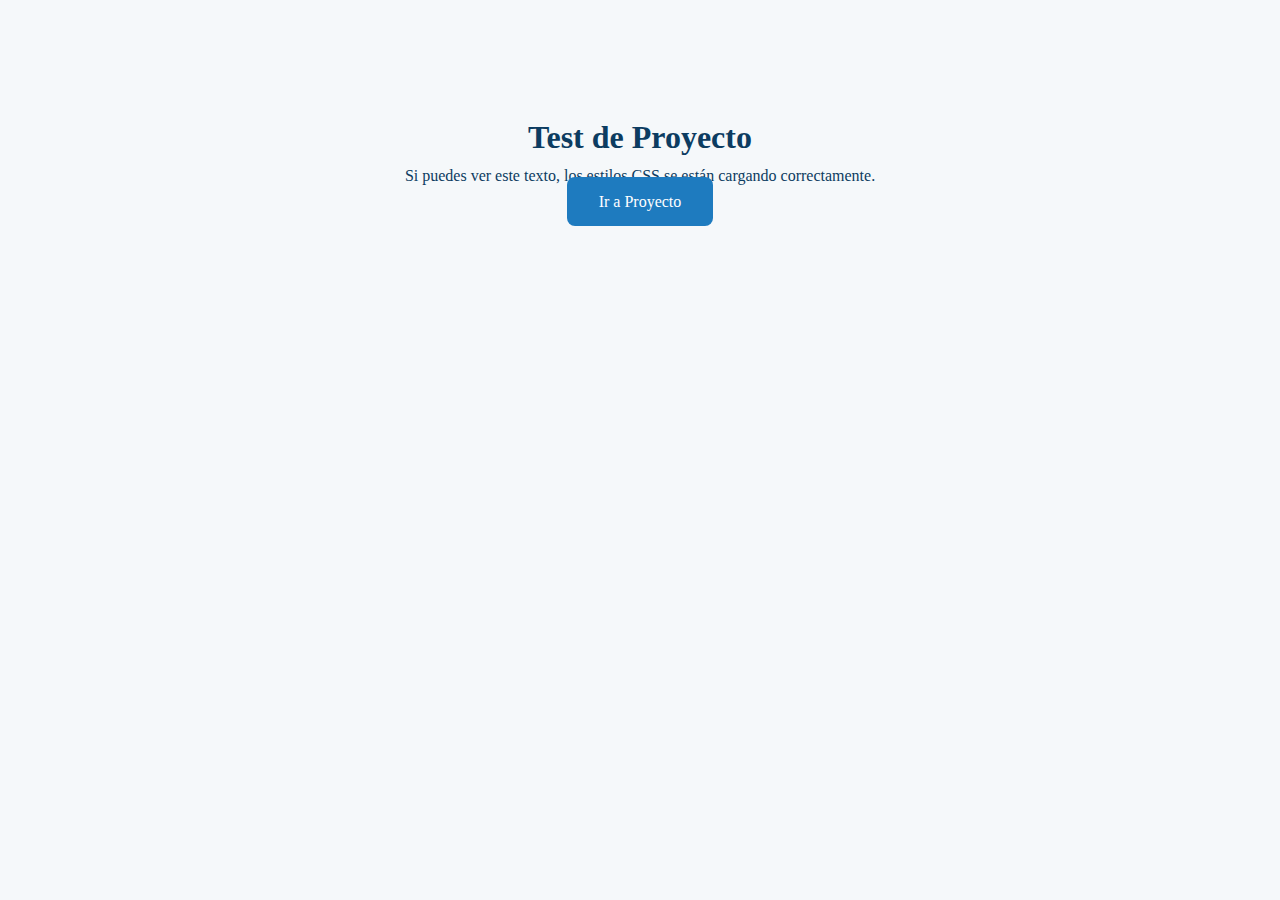
<file: test-proyecto.html>
<!DOCTYPE html>
<html lang="es">
<head>
    <meta charset="UTF-8">
    <meta name="viewport" content="width=device-width, initial-scale=1.0">
    <title>Test Proyecto</title>
    <link rel="stylesheet" href="css/styles.css">
    <link rel="stylesheet" href="https://cdnjs.cloudflare.com/ajax/libs/font-awesome/6.4.0/css/all.min.css">
</head>
<body>
    <div style="padding: 2em; text-align: center;">
        <h1>Test de Proyecto</h1>
        <p>Si puedes ver este texto, los estilos CSS se están cargando correctamente.</p>
        <a href="html/proyecto.html" style="background: #1e7bbf; color: white; padding: 1em 2em; text-decoration: none; border-radius: 8px;">
            Ir a Proyecto
        </a>
    </div>
</body>
</html>
</file>
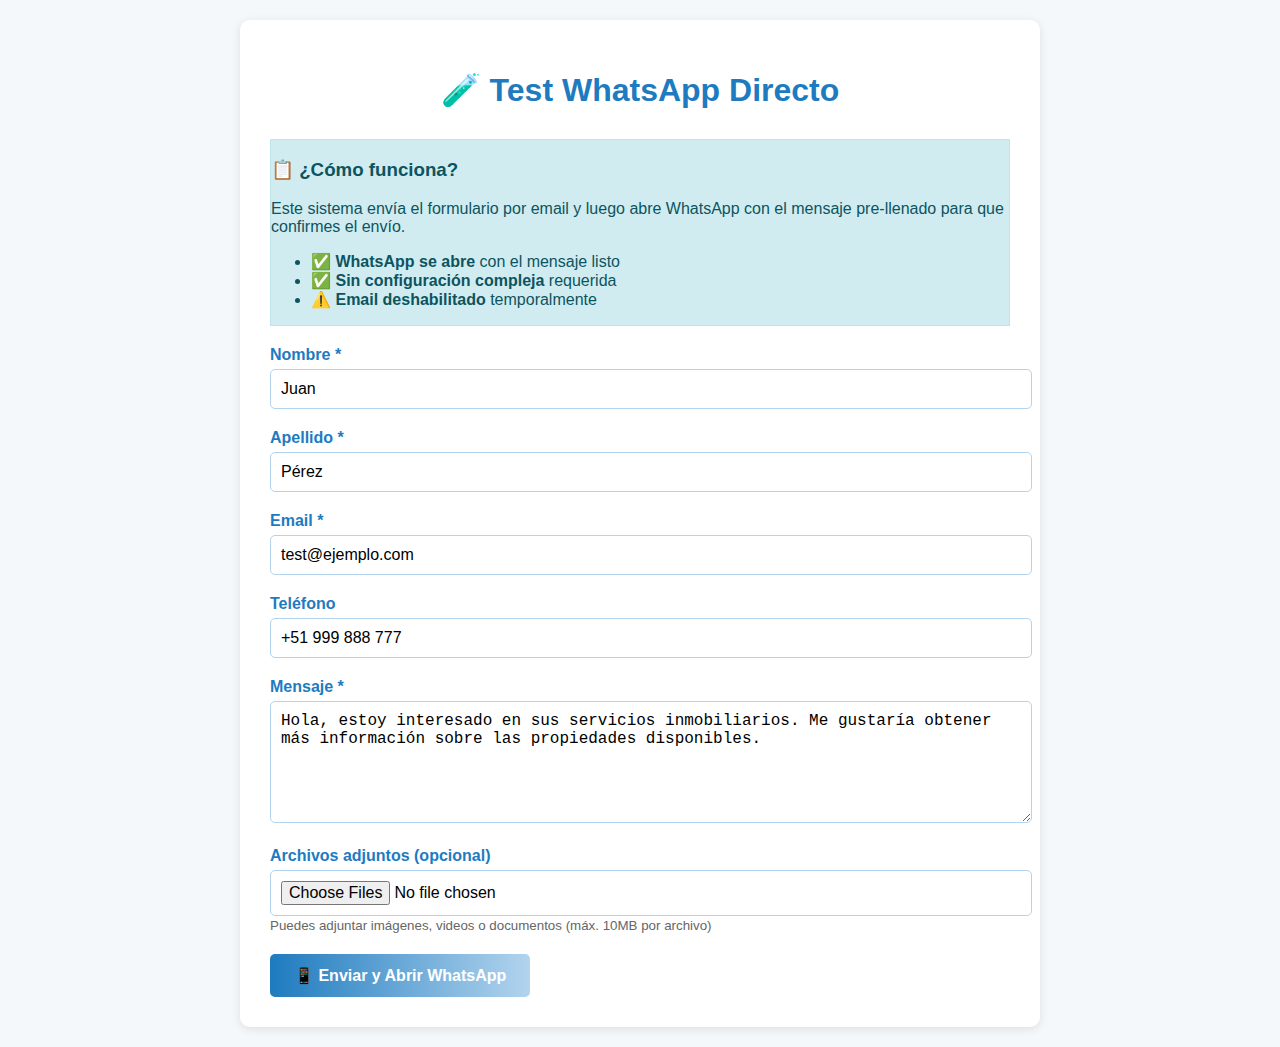
<file: test-whatsapp-directo.html>
<!DOCTYPE html>
<html lang="es">
<head>
    <meta charset="UTF-8">
    <meta name="viewport" content="width=device-width, initial-scale=1.0">
    <title>Test WhatsApp Directo - Sipán Inmobiliaria</title>
    <style>
        body {
            font-family: Arial, sans-serif;
            max-width: 800px;
            margin: 0 auto;
            padding: 20px;
            background: #f5f8fa;
        }
        .container {
            background: white;
            padding: 30px;
            border-radius: 10px;
            box-shadow: 0 2px 10px rgba(0,0,0,0.1);
        }
        h1 {
            color: #1e7bbf;
            text-align: center;
            margin-bottom: 30px;
        }
        .form-group {
            margin-bottom: 20px;
        }
        label {
            display: block;
            margin-bottom: 5px;
            color: #1e7bbf;
            font-weight: bold;
        }
        input, textarea {
            width: 100%;
            padding: 10px;
            border: 1px solid #b2d4ee;
            border-radius: 5px;
            font-size: 16px;
        }
        textarea {
            height: 100px;
            resize: vertical;
        }
        button {
            background: linear-gradient(90deg, #1e7bbf 0%, #b2d4ee 100%);
            color: white;
            padding: 12px 24px;
            border: none;
            border-radius: 5px;
            cursor: pointer;
            font-size: 16px;
            font-weight: bold;
        }
        button:hover {
            background: linear-gradient(90deg, #b2d4ee 0%, #1e7bbf 100%);
        }
        .result {
            margin-top: 20px;
            padding: 15px;
            border-radius: 5px;
            display: none;
        }
        .success {
            background: #d4edda;
            border: 1px solid #c3e6cb;
            color: #155724;
        }
        .error {
            background: #f8d7da;
            border: 1px solid #f5c6cb;
            color: #721c24;
        }
        .info {
            background: #d1ecf1;
            border: 1px solid #bee5eb;
            color: #0c5460;
            margin-bottom: 20px;
        }
    </style>
</head>
<body>
    <div class="container">
        <h1>🧪 Test WhatsApp Directo</h1>
        
        <div class="info">
            <h3>📋 ¿Cómo funciona?</h3>
            <p>Este sistema envía el formulario por email y luego abre WhatsApp con el mensaje pre-llenado para que confirmes el envío.</p>
            <ul>
                <li>✅ <strong>WhatsApp se abre</strong> con el mensaje listo</li>
                <li>✅ <strong>Sin configuración compleja</strong> requerida</li>
                <li>⚠️ <strong>Email deshabilitado</strong> temporalmente</li>
            </ul>
        </div>
        
        <form id="testForm">
            <div class="form-group">
                <label for="nombre">Nombre *</label>
                <input type="text" id="nombre" name="nombre" required value="Juan">
            </div>
            
            <div class="form-group">
                <label for="apellido">Apellido *</label>
                <input type="text" id="apellido" name="apellido" required value="Pérez">
            </div>
            
            <div class="form-group">
                <label for="email">Email *</label>
                <input type="email" id="email" name="email" required value="test@ejemplo.com">
            </div>
            
            <div class="form-group">
                <label for="telefono">Teléfono</label>
                <input type="text" id="telefono" name="telefono" value="+51 999 888 777">
            </div>
            
                         <div class="form-group">
                 <label for="mensaje">Mensaje *</label>
                 <textarea id="mensaje" name="mensaje" required>Hola, estoy interesado en sus servicios inmobiliarios. Me gustaría obtener más información sobre las propiedades disponibles.</textarea>
             </div>
             
             <div class="form-group">
                 <label for="adjuntos">Archivos adjuntos (opcional)</label>
                 <input type="file" id="adjuntos" name="adjuntos[]" multiple accept="image/*,video/*,.pdf,.doc,.docx,.xls,.xlsx,.ppt,.pptx,.txt">
                 <small style="color:#666;">Puedes adjuntar imágenes, videos o documentos (máx. 10MB por archivo)</small>
             </div>
            
            <button type="submit">📱 Enviar y Abrir WhatsApp</button>
        </form>
        
        <div id="result" class="result"></div>
    </div>

    <script>
        document.getElementById('testForm').addEventListener('submit', function(e) {
            e.preventDefault();
            
            const form = this;
            const result = document.getElementById('result');
            const submitBtn = form.querySelector('button[type="submit"]');
            const originalText = submitBtn.innerHTML;
            
            // Mostrar loading
            submitBtn.innerHTML = '<i class="fas fa-spinner fa-spin"></i> Enviando...';
            submitBtn.disabled = true;
            
            // Recoger datos del formulario
            const formData = new FormData();
            formData.append('nombre', form.querySelector('#nombre').value);
            formData.append('apellido', form.querySelector('#apellido').value);
                         formData.append('email', form.querySelector('#email').value);
             formData.append('telefono', form.querySelector('#telefono').value);
             formData.append('mensaje', form.querySelector('#mensaje').value);
             
             // Agregar archivos adjuntos si existen
             const archivosInput = form.querySelector('#adjuntos');
             if (archivosInput && archivosInput.files.length > 0) {
                 for (let i = 0; i < archivosInput.files.length; i++) {
                     formData.append('adjuntos[]', archivosInput.files[i]);
                 }
             }
            
            // Enviar datos
            fetch('php/contacto-whatsapp-directo.php', {
                method: 'POST',
                body: formData
            })
            .then(response => response.json())
            .then(data => {
                if(data.success) {
                    result.innerHTML = `
                        <h3>✅ ¡Éxito!</h3>
                        <p><strong>Mensaje:</strong> ${data.message}</p>
                                                 <p><strong>Método:</strong> ${data.method}</p>
                         <p><strong>Email:</strong> Deshabilitado temporalmente</p>
                         <p><strong>Archivos adjuntos:</strong> ${data.archivos_count || 0} archivo(s)</p>
                         <p><strong>URL de WhatsApp:</strong> <a href="${data.whatsapp_url}" target="_blank">Abrir WhatsApp</a></p>
                         <p><em>WhatsApp se abrirá automáticamente en 2 segundos...</em></p>
                    `;
                    result.className = 'result success';
                    result.style.display = 'block';
                    
                    // Abrir WhatsApp después de 2 segundos
                    if(data.whatsapp_url) {
                        setTimeout(() => {
                            window.open(data.whatsapp_url, '_blank');
                        }, 2000);
                    }
                } else {
                    result.innerHTML = `
                        <h3>❌ Error</h3>
                        <p><strong>Mensaje:</strong> ${data.message}</p>
                    `;
                    result.className = 'result error';
                    result.style.display = 'block';
                }
            })
            .catch(error => {
                result.innerHTML = `
                    <h3>❌ Error de Conexión</h3>
                    <p><strong>Error:</strong> ${error.message}</p>
                    <p>Asegúrate de que el servidor esté funcionando correctamente.</p>
                `;
                result.className = 'result error';
                result.style.display = 'block';
            })
            .finally(() => {
                // Restaurar botón
                submitBtn.innerHTML = originalText;
                submitBtn.disabled = false;
            });
        });
    </script>
</body>
</html>
</file>
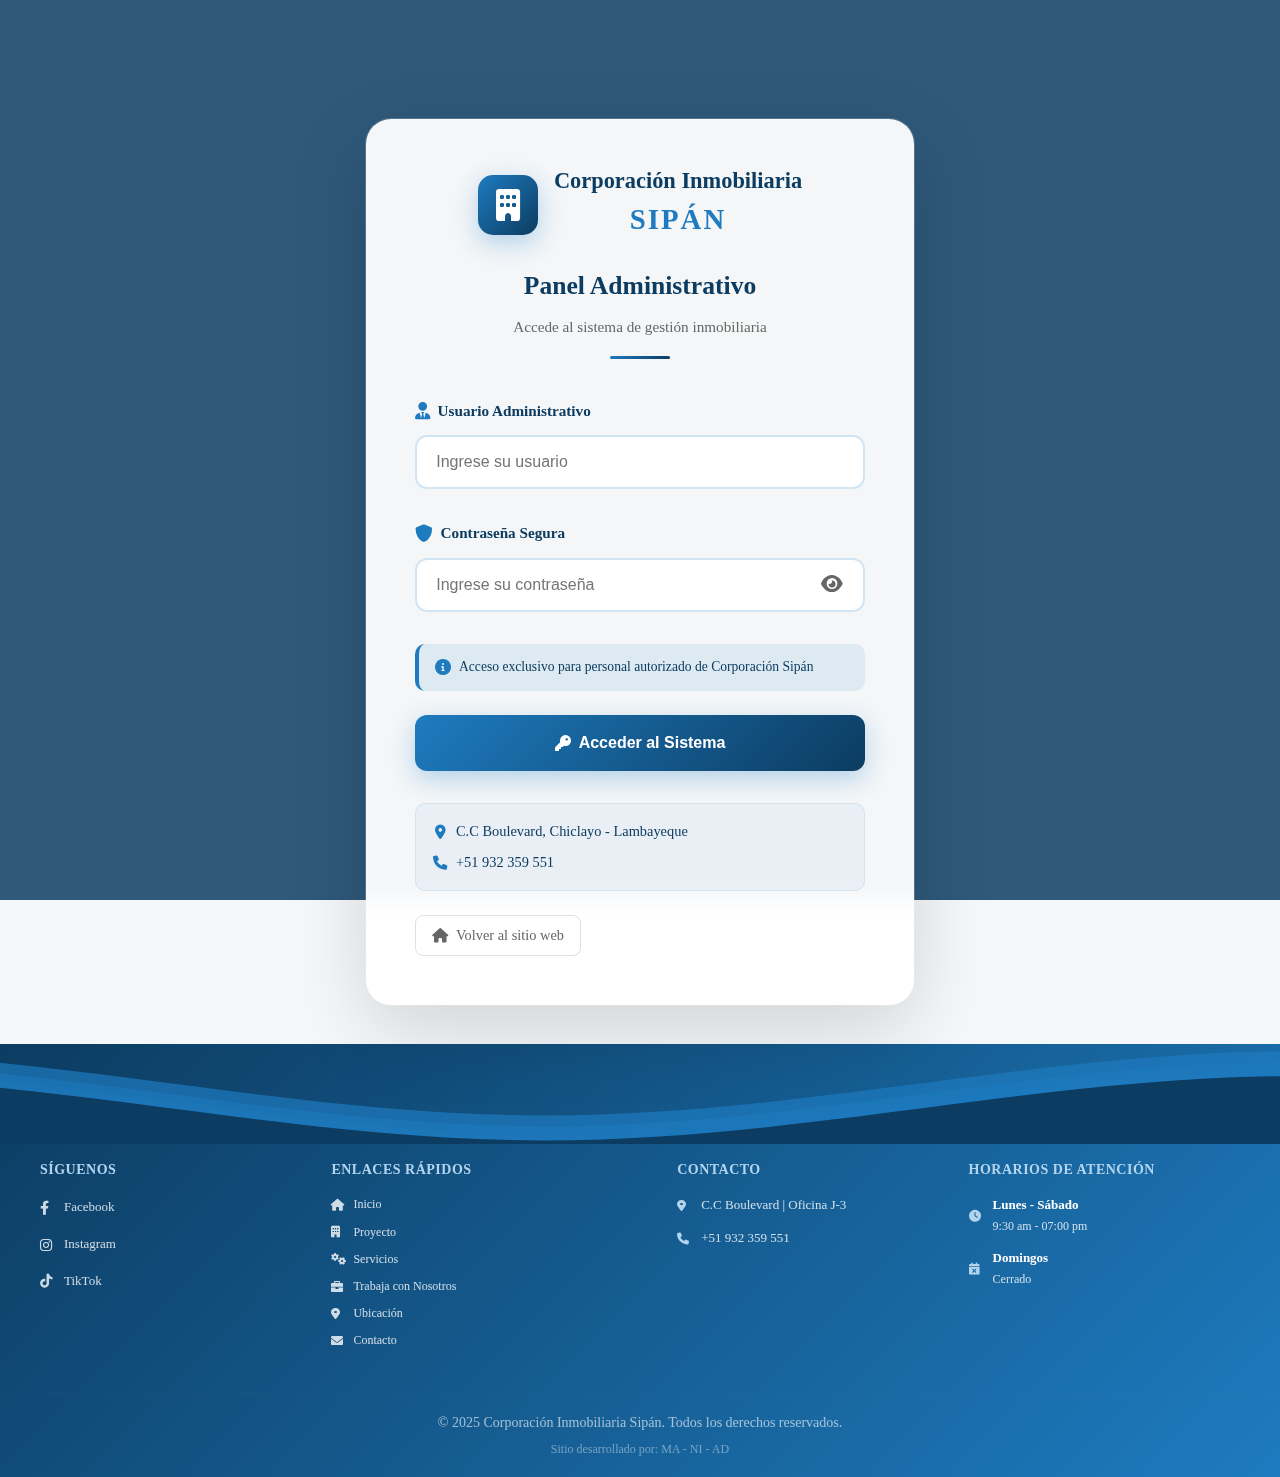
<file: html/dashboard.html>
<!DOCTYPE html>
<html lang="es">
<head>
    <meta charset="UTF-8">
    <meta name="viewport" content="width=device-width, initial-scale=1.0">
    <title>Dashboard Administrativo - Sipán Inmobiliaria</title>
    <link rel="stylesheet" href="../css/styles.css">
    <link rel="stylesheet" href="https://cdnjs.cloudflare.com/ajax/libs/font-awesome/6.0.0/css/all.min.css">
</head>
<body>
    <div class="dashboard-container">
        <!-- Header del Dashboard -->
        <header class="dashboard-header">
            <div class="header-content">
                <div class="logo-dashboard">
                    <i class="fas fa-building"></i>
                    <h1>Sipán Inmobiliaria</h1>
                    <span class="dashboard-title">Panel Administrativo</span>
                </div>
                <div class="header-actions">
                    <div class="user-info">
                        <i class="fas fa-user-circle"></i>
                        <span>Administrador</span>
                    </div>
                    <button class="btn-logout" onclick="logout()">
                        <i class="fas fa-sign-out-alt"></i>
                        Cerrar Sesión
                    </button>
                </div>
            </div>
        </header>

        <!-- Navegación del Dashboard -->
        <nav class="dashboard-nav">
            <button class="nav-btn active" onclick="showSection('calificaciones')">
                <i class="fas fa-star"></i>
                Calificaciones
            </button>
            <button class="nav-btn" onclick="showSection('solicitudes')">
                <i class="fas fa-envelope"></i>
                Solicitudes de Asesoría
            </button>
            <button class="nav-btn" onclick="showSection('estadisticas')">
                <i class="fas fa-chart-bar"></i>
                Estadísticas
            </button>
        </nav>

        <!-- Contenido Principal -->
        <main class="dashboard-main">
            <!-- Sección de Calificaciones -->
            <section id="calificaciones" class="dashboard-section active">
                <div class="section-header">
                    <div class="section-title">
                        <h2><i class="fas fa-star"></i> Calificaciones de la Página</h2>
                        <button class="btn-export" onclick="exportarCalificacionesExcel()">
                            <i class="fas fa-file-excel"></i>
                            <span>Exportar a Excel</span>
                        </button>
                    </div>
                    <div class="stats-summary">
                        <div class="stat-card">
                            <div class="stat-number" id="promedioCalificaciones">-</div>
                            <div class="stat-label">Promedio</div>
                        </div>
                        <div class="stat-card">
                            <div class="stat-number" id="totalCalificaciones">-</div>
                            <div class="stat-label">Total</div>
                        </div>
                    </div>
                </div>

                <!-- Filtros para calificaciones -->
                <div class="filtros-container">
                    <div class="filtros-group">
                        <label for="filtroOrden">Ordenar por:</label>
                        <select id="filtroOrden" onchange="aplicarFiltros()">
                            <option value="mas-reciente">Más reciente</option>
                            <option value="mas-antiguo">Más antiguo</option>
                            <option value="mejor-valorado">Mejor valorado</option>
                            <option value="menor-valorado">Menor valorado</option>
                        </select>
                    </div>
                    
                    <div class="filtros-group">
                        <label for="filtroEstrellas">Filtrar por estrellas:</label>
                        <select id="filtroEstrellas" onchange="aplicarFiltros()">
                            <option value="todas">Todas las calificaciones</option>
                            <option value="5">5 estrellas</option>
                            <option value="4">4 estrellas</option>
                            <option value="3">3 estrellas</option>
                            <option value="2">2 estrellas</option>
                            <option value="1">1 estrella</option>
                        </select>
                    </div>
                    
                    <div class="filtros-group">
                        <label for="filtroEstado">Estado:</label>
                        <select id="filtroEstado" onchange="aplicarFiltros()">
                            <option value="todos">Todos los registros</option>
                            <option value="activos">Solo activos</option>
                            <option value="ocultos">Solo ocultos</option>
                        </select>
                    </div>
                    
                    <button class="btn-reset-filtros" onclick="resetearFiltros()">
                        <i class="fas fa-refresh"></i> Limpiar filtros
                    </button>
                </div>

                <!-- Controles de paginación superior -->
                <div class="paginacion-container" id="paginacionSuperior">
                    <!-- Se genera dinámicamente -->
                </div>

                <div class="data-table">
                    <table>
                        <thead>
                            <tr>
                                <th>Fecha</th>
                                <th>Cliente</th>
                                <th>Calificación</th>
                                <th>Comentario</th>
                                <th>Acciones</th>
                            </tr>
                        </thead>
                        <tbody id="calificacionesTable">
                            <!-- Los datos se cargarán dinámicamente desde la base de datos -->
                        </tbody>
                    </table>
                </div>

                <!-- Controles de paginación inferior -->
                <div class="paginacion-container" id="paginacionInferior">
                    <!-- Se genera dinámicamente -->
                </div>
            </section>

            <!-- Sección de Solicitudes -->
            <section id="solicitudes" class="dashboard-section">
                <div class="section-header">
                    <div class="section-title">
                        <h2><i class="fas fa-envelope"></i> Solicitudes de Asesoría</h2>
                        <button class="btn-export" onclick="exportarContactosExcel()">
                            <i class="fas fa-file-excel"></i>
                            <span>Exportar a Excel</span>
                        </button>
                    </div>
                    <div class="stats-summary">
                        <div class="stat-card">
                            <div class="stat-number" id="pendientesCount">-</div>
                            <div class="stat-label">Pendientes</div>
                        </div>
                        <div class="stat-card">
                            <div class="stat-number" id="totalContactos">-</div>
                            <div class="stat-label">Total</div>
                        </div>
                    </div>
                </div>

                <div class="data-table">
                    <table>
                        <thead>
                            <tr>
                                <th>Fecha</th>
                                <th>Cliente</th>
                                <th>Email</th>
                                <th>Teléfono</th>
                                <th>Estado</th>
                                <th>Acciones</th>
                            </tr>
                        </thead>
                        <tbody id="solicitudesTable">
                            <!-- Los datos se cargarán dinámicamente desde la base de datos -->
                        </tbody>
                    </table>
                </div>
            </section>

            <!-- Sección de Estadísticas -->
            <section id="estadisticas" class="dashboard-section">
                <div class="section-header">
                    <h2><i class="fas fa-chart-bar"></i> Estadísticas Generales</h2>
                </div>

                <div class="stats-grid">

                    <div class="stat-card-large">
                        <div class="stat-icon">
                            <i class="fas fa-envelope"></i>
                        </div>
                        <div class="stat-info">
                            <div class="stat-number" id="solicitudesTotalesGeneral">-</div>
                            <div class="stat-label">Solicitudes Totales</div>
                            <div class="stat-change positive" id="solicitudesChange">Cargando...</div>
                        </div>
                    </div>

                    <div class="stat-card-large">
                        <div class="stat-icon">
                            <i class="fas fa-star"></i>
                        </div>
                        <div class="stat-info">
                            <div class="stat-number" id="calificacionPromedioGeneral">-</div>
                            <div class="stat-label">Calificación Promedio</div>
                            <div class="stat-change positive" id="calificacionChange">Cargando...</div>
                        </div>
                    </div>

                </div>
            </section>
        </main>
    </div>

    <!-- Modal para detalles de calificación -->
    <!-- Modal para detalles de calificación -->
    <div id="modalCalificacion" class="modal-overlay" style="display: none;">
        <div class="modal-container">
            <div class="modal-header">
                <h3><i class="fas fa-star"></i> Detalles de la Calificación</h3>
                <button class="modal-close" onclick="cerrarModal()">&times;</button>
            </div>
            <div class="modal-body">
                <div class="calificacion-detalle">
                    <div class="cliente-info">
                        <div class="avatar-placeholder">
                            <i class="fas fa-user"></i>
                        </div>
                        <div class="cliente-datos">
                            <h4 id="modalNombreCliente">-</h4>
                            <p id="modalEmailCliente">-</p>
                            <span class="fecha-calificacion" id="modalFechaCalificacion">-</span>
                        </div>
                    </div>
                    
                    <div class="rating-display">
                        <div class="rating-stars" id="modalEstrellas">
                            <!-- Estrellas se generarán dinámicamente -->
                        </div>
                        <span class="rating-number" id="modalNumeroCalificacion">-</span>
                    </div>
                    
                    <div class="comentario-section">
                        <h5><i class="fas fa-comment"></i> Comentario del Cliente</h5>
                        <div class="comentario-texto" id="modalComentario">
                            <!-- Comentario se cargará dinámicamente -->
                        </div>
                    </div>
                    
                    <div class="metadata-section">
                        <div class="metadata-item">
                            <i class="fas fa-globe"></i>
                            <span>IP: <span id="modalIP">-</span></span>
                        </div>
                        <div class="metadata-item">
                            <i class="fas fa-clock"></i>
                            <span>Fecha completa: <span id="modalFechaCompleta">-</span></span>
                        </div>
                    </div>
                </div>
            </div>
            <div class="modal-footer">
                <button class="btn-secondary" onclick="cerrarModal()">
                    <i class="fas fa-times"></i> Cerrar
                </button>
            </div>
        </div>
    </div>

    <!-- Pop-up de éxito para exportación -->
    <div id="successPopup" class="success-popup">
        <div class="success-content">
            <div class="success-icon">
                <i class="fas fa-check-circle"></i>
            </div>
            <h3 class="success-title">¡Exportación Exitosa!</h3>
            <p class="success-message" id="successMessage">El archivo Excel se ha descargado correctamente</p>
            <div class="success-progress">
                <div class="progress-bar"></div>
            </div>
        </div>
    </div>

    <!-- Modal de Eliminación -->
    <div id="modalEliminar" class="modal-overlay" style="display: none;">
        <div class="modal-content">
            <div class="modal-header">
                <h3><i class="fas fa-exclamation-triangle"></i> Confirmar Eliminación</h3>
                <button class="modal-close" onclick="cerrarModalEliminar()">
                    <i class="fas fa-times"></i>
                </button>
            </div>
            <div class="modal-body">
                <p>¿Qué acción deseas realizar con este registro?</p>
                <div class="elimination-options">
                    <div class="option-card logical">
                        <div class="option-icon">
                            <i class="fas fa-eye-slash"></i>
                        </div>
                        <div class="option-content">
                            <h4>Ocultar Registro</h4>
                            <p>El registro se ocultará pero permanecerá en la base de datos (eliminación lógica)</p>
                        </div>
                        <button class="btn-option logical" onclick="eliminarRegistro('logica')">
                            <i class="fas fa-eye-slash"></i> Ocultar
                        </button>
                    </div>
                    <div class="option-card permanent">
                        <div class="option-icon">
                            <i class="fas fa-trash-alt"></i>
                        </div>
                        <div class="option-content">
                            <h4>Eliminar Permanentemente</h4>
                            <p>El registro será eliminado completamente de la base de datos (no se puede recuperar)</p>
                        </div>
                        <button class="btn-option permanent" onclick="eliminarRegistro('permanente')">
                            <i class="fas fa-trash-alt"></i> Eliminar
                        </button>
                    </div>
                </div>
            </div>
            <div class="modal-footer">
                <button class="btn-cancel" onclick="cerrarModalEliminar()">
                    <i class="fas fa-times"></i> Cancelar
                </button>
            </div>
        </div>
    </div>

    <script>
        // Verificar autenticación
        if (!localStorage.getItem('isLoggedIn')) {
            window.location.href = 'login.html';
        }

        // Cargar datos al iniciar la página
        document.addEventListener('DOMContentLoaded', function() {
            cargarContactos();
            cargarEstadisticasContactos();
            cargarEstadisticasGenerales();
            cargarCalificaciones();
            cargarEstadisticasCalificaciones();
        });

        function showSection(sectionName) {
            // Ocultar todas las secciones
            document.querySelectorAll('.dashboard-section').forEach(section => {
                section.classList.remove('active');
            });
            
            // Remover clase active de botones
            document.querySelectorAll('.nav-btn').forEach(btn => {
                btn.classList.remove('active');
            });
            
            // Mostrar sección seleccionada
            document.getElementById(sectionName).classList.add('active');
            
            // Activar botón correspondiente
            event.target.classList.add('active');
            
            // Cargar datos específicos de la sección
            if (sectionName === 'solicitudes') {
                cargarContactos();
                cargarEstadisticasContactos();
            } else if (sectionName === 'estadisticas') {
                cargarEstadisticasGenerales();
            } else if (sectionName === 'calificaciones') {
                cargarCalificaciones();
                cargarEstadisticasCalificaciones();
            }
        }

        async function cargarContactos() {
            try {
                const response = await fetch('../php/contactos-api.php?action=contactos');
                const data = await response.json();
                
                if (data.success) {
                    mostrarContactos(data.data);
                } else {
                    console.error('Error al cargar contactos:', data.error);
                }
            } catch (error) {
                console.error('Error de conexión:', error);
            }
        }

        async function cargarEstadisticasContactos() {
            try {
                const response = await fetch('../php/contactos-api.php?action=estadisticas');
                const data = await response.json();
                
                if (data.success) {
                    document.getElementById('pendientesCount').textContent = data.data.pendientes;
                    document.getElementById('totalContactos').textContent = data.data.total;
                } else {
                    console.error('Error al cargar estadísticas:', data.error);
                }
            } catch (error) {
                console.error('Error de conexión:', error);
            }
        }

        async function cargarEstadisticasGenerales() {
            try {
                // Cargar estadísticas de contactos
                const responseContactos = await fetch('../php/contactos-api.php?action=estadisticas');
                const dataContactos = await responseContactos.json();
                
                // Cargar estadísticas de calificaciones
                const responseCalificaciones = await fetch('../php/calificaciones-api.php?accion=estadisticas');
                const dataCalificaciones = await responseCalificaciones.json();
                
                if (dataContactos.success) {
                    document.getElementById('solicitudesTotalesGeneral').textContent = dataContactos.data.total;
                    
                    // Calcular cambio porcentual (simulado por ahora)
                    const cambioSolicitudes = dataContactos.data.este_mes > 0 ? `+${Math.round((dataContactos.data.este_mes / dataContactos.data.total) * 100)}% este mes` : 'Sin datos del mes';
                    document.getElementById('solicitudesChange').textContent = cambioSolicitudes;
                }
                
                if (dataCalificaciones.success) {
                    const promedio = parseFloat(dataCalificaciones.data.promedio_calificacion).toFixed(1);
                    document.getElementById('calificacionPromedioGeneral').textContent = promedio;
                    
                    // Mostrar satisfacción como cambio
                    const satisfaccion = parseFloat(dataCalificaciones.data.porcentaje_satisfechos).toFixed(0);
                    document.getElementById('calificacionChange').textContent = `${satisfaccion}% satisfacción`;
                }
                
            } catch (error) {
                console.error('Error al cargar estadísticas generales:', error);
                document.getElementById('solicitudesTotalesGeneral').textContent = 'Error';
                document.getElementById('calificacionPromedioGeneral').textContent = 'Error';
                document.getElementById('solicitudesChange').textContent = 'Error al cargar';
                document.getElementById('calificacionChange').textContent = 'Error al cargar';
            }
        }

        function mostrarContactos(contactos) {
            const tbody = document.getElementById('solicitudesTable');
            tbody.innerHTML = '';
            
            if (contactos.length === 0) {
                tbody.innerHTML = '<tr><td colspan="6" style="text-align: center;">No hay solicitudes registradas</td></tr>';
                return;
            }
            
            contactos.forEach(contacto => {
                const tr = document.createElement('tr');
                const estadoClass = contacto.estado === 'pendiente' ? 'pending' : 'completed';
                const estadoTexto = contacto.estado === 'pendiente' ? 'Pendiente' : 'Atendida';
                
                // Agregar clase para registros ocultos
                if (contacto.activo == 0) {
                    tr.classList.add('registro-oculto');
                }
                
                tr.innerHTML = `
                    <td>${contacto.fecha_formateada}</td>
                    <td>${contacto.nombre}</td>
                    <td>${contacto.email}</td>
                    <td>${contacto.telefono || 'N/A'}</td>
                    <td><span class="status ${estadoClass}">${estadoTexto}</span></td>
                    <td>
                        <button class="btn-action view" onclick="viewDetails('sol', ${contacto.id}, '${contacto.mensaje}')">
                            <i class="fas fa-eye"></i>
                        </button>
                        <button class="btn-action contact" onclick="contactClient('${contacto.telefono}', '${contacto.nombre}')">
                            <i class="fas fa-phone"></i>
                        </button>
                        ${contacto.estado === 'pendiente' && contacto.activo == 1 ? 
                            `<button class="btn-action complete check-btn" onclick="markComplete(${contacto.id})">
                                <i class="fas fa-check"></i>
                            </button>` : 
                            contacto.estado === 'atendido' && contacto.activo == 1 ?
                            `<button class="btn-action cancel cancel-btn" onclick="revertirEstado(${contacto.id})" title="Revertir a pendiente">
                                <i class="fas fa-times"></i>
                            </button>` : ''
                        }
                        ${contacto.activo == 1 ? 
                            `<button class="btn-action delete" onclick="mostrarModalEliminar('contacto', ${contacto.id})">
                                <i class="fas fa-trash"></i>
                            </button>` : 
                            `<button class="btn-action restore" onclick="restaurarRegistro('contacto', ${contacto.id})" title="Restaurar registro">
                                <i class="fas fa-undo"></i>
                            </button>`
                        }
                    </td>
                `;
                tbody.appendChild(tr);
            });
        }

        function logout() {
            localStorage.removeItem('isLoggedIn');
            window.location.href = 'login.html';
        }

        function viewDetails(type, id, mensaje = '') {
            if (type === 'sol' && mensaje) {
                alert(`Mensaje del cliente:\n\n"${mensaje}"`);
            } else {
                alert(`Ver detalles del ${type === 'cal' ? 'calificación' : 'solicitud'} ID: ${id}`);
            }
        }

        function deleteItem(type, id) {
            if (confirm('¿Está seguro de eliminar este elemento?')) {
                alert(`Elemento ${id} eliminado`);
            }
        }

        function contactClient(telefono, nombre) {
            if (telefono && telefono !== 'N/A') {
                const mensaje = `Hola ${nombre}, somos de Sipán Inmobiliaria. Hemos recibido tu solicitud y queremos ayudarte.`;
                const whatsappUrl = `https://wa.me/51${telefono.replace(/[^0-9]/g, '')}?text=${encodeURIComponent(mensaje)}`;
                window.open(whatsappUrl, '_blank');
            } else {
                alert('No hay número de teléfono disponible para este cliente');
            }
        }

        // Variable global para almacenar datos completos de calificaciones
        let calificacionesCompletas = [];

        async function cargarCalificaciones() {
            try {
                const response = await fetch('../php/calificaciones-api.php?accion=todas');
                const data = await response.json();
                
                if (data.success) {
                    todasLasCalificaciones = data.data || [];
                    calificacionesCompletas = [...todasLasCalificaciones];
                    aplicarFiltros(); // Aplicar filtros por defecto
                } else {
                    console.error('Error al cargar calificaciones:', data.message);
                }
            } catch (error) {
                console.error('Error de conexión:', error);
            }
        }

        async function cargarDatosCompletosCalificaciones(calificacionesBasicas) {
            // Los datos completos ya vienen de la API actualizada
            calificacionesCompletas = calificacionesBasicas;
        }

        async function cargarEstadisticasCalificaciones() {
            try {
                const response = await fetch('../php/calificaciones-api.php?accion=estadisticas');
                const data = await response.json();
                
                if (data.success) {
                    // Actualizar tarjetas de estadísticas de calificaciones
                    document.getElementById('promedioCalificaciones').textContent = data.data.promedio_calificacion || '0.0';
                    document.getElementById('totalCalificaciones').textContent = data.data.total_calificaciones || '0';
                    
                    // Calcular porcentaje de satisfacción para mostrar como información adicional
                    const satisfaccion = data.data.porcentaje_satisfechos || '0';
                    const promedioElement = document.getElementById('promedioCalificaciones');
                    const totalElement = document.getElementById('totalCalificaciones');
                    
                    // Agregar información de satisfacción como tooltip o texto adicional
                    promedioElement.title = `${satisfaccion}% de satisfacción`;
                    totalElement.title = `${satisfaccion}% clientes satisfechos`;
                    
                } else {
                    console.error('Error al cargar estadísticas de calificaciones:', data.message);
                    // Mostrar valores por defecto en caso de error
                    document.getElementById('promedioCalificaciones').textContent = 'Error';
                    document.getElementById('totalCalificaciones').textContent = 'Error';
                }
            } catch (error) {
                console.error('Error de conexión:', error);
                // Mostrar valores por defecto en caso de error de conexión
                document.getElementById('promedioCalificaciones').textContent = 'Sin conexión';
                document.getElementById('totalCalificaciones').textContent = 'Sin conexión';
            }
        }

        // Variables para paginación y filtros
        let todasLasCalificaciones = [];
        let calificacionesFiltradas = [];
        let paginaActual = 1;
        const registrosPorPagina = 10;

        function mostrarCalificaciones(calificaciones, pagina = 1) {
            const tbody = document.getElementById('calificacionesTable');
            tbody.innerHTML = '';
            
            if (calificaciones.length === 0) {
                tbody.innerHTML = '<tr><td colspan="5" style="text-align: center;">No hay calificaciones que coincidan con los filtros</td></tr>';
                actualizarPaginacion(0, pagina);
                return;
            }
            
            // Calcular índices para la paginación
            const inicio = (pagina - 1) * registrosPorPagina;
            const fin = inicio + registrosPorPagina;
            const calificacionesPagina = calificaciones.slice(inicio, fin);
            
            calificacionesPagina.forEach((calificacion, index) => {
                const tr = document.createElement('tr');
                const estrellas = generarEstrellas(calificacion.calificacion);
                
                // Agregar clase para registros ocultos
                if (calificacion.activo == 0) {
                    tr.classList.add('registro-oculto');
                }
                
                // Calcular índice real en el array completo filtrado
                const indiceReal = inicio + index;
                
                tr.innerHTML = `
                    <td>${calificacion.fecha}</td>
                    <td>${calificacion.nombre}</td>
                    <td>
                        <div class="rating">
                            ${estrellas}
                            <span>${calificacion.calificacion}.0</span>
                        </div>
                    </td>
                    <td>${calificacion.comentario}</td>
                    <td>
                        <button class="btn-action view" onclick="mostrarDetalleCalificacion(${indiceReal})">
                            <i class="fas fa-eye"></i>
                        </button>
                        ${calificacion.activo == 1 ? 
                            `<button class="btn-action delete" onclick="mostrarModalEliminar('calificacion', ${calificacion.id})">
                                <i class="fas fa-trash"></i>
                            </button>` : 
                            `<button class="btn-action restore" onclick="restaurarRegistro('calificacion', ${calificacion.id})" title="Restaurar registro">
                                <i class="fas fa-undo"></i>
                            </button>`
                        }
                    </td>
                `;
                tbody.appendChild(tr);
            });
            
            // Actualizar controles de paginación
            actualizarPaginacion(calificaciones.length, pagina);
        }

        function aplicarFiltros(resetearPagina = true) {
            const filtroOrden = document.getElementById('filtroOrden').value;
            const filtroEstrellas = document.getElementById('filtroEstrellas').value;
            const filtroEstado = document.getElementById('filtroEstado').value;
            
            calificacionesFiltradas = [...todasLasCalificaciones];
            
            // Filtrar por estrellas
            if (filtroEstrellas !== 'todas') {
                const estrellas = parseInt(filtroEstrellas);
                calificacionesFiltradas = calificacionesFiltradas.filter(cal => 
                    parseInt(cal.calificacion) === estrellas
                );
            }
            
            // Filtrar por estado
            if (filtroEstado === 'activos') {
                calificacionesFiltradas = calificacionesFiltradas.filter(cal => cal.activo == 1);
            } else if (filtroEstado === 'ocultos') {
                calificacionesFiltradas = calificacionesFiltradas.filter(cal => cal.activo == 0);
            }
            
            // Ordenar - Arreglar el problema del filtro "más antiguo"
            switch (filtroOrden) {
                case 'mas-reciente':
                    calificacionesFiltradas.sort((a, b) => {
                        const fechaA = new Date(a.fecha_completa.replace(/(\d{2})\/(\d{2})\/(\d{4})/, '$3-$2-$1'));
                        const fechaB = new Date(b.fecha_completa.replace(/(\d{2})\/(\d{2})\/(\d{4})/, '$3-$2-$1'));
                        return fechaB - fechaA;
                    });
                    break;
                case 'mas-antiguo':
                    calificacionesFiltradas.sort((a, b) => {
                        const fechaA = new Date(a.fecha_completa.replace(/(\d{2})\/(\d{2})\/(\d{4})/, '$3-$2-$1'));
                        const fechaB = new Date(b.fecha_completa.replace(/(\d{2})\/(\d{2})\/(\d{4})/, '$3-$2-$1'));
                        return fechaA - fechaB;
                    });
                    break;
                case 'mejor-valorado':
                    calificacionesFiltradas.sort((a, b) => parseInt(b.calificacion) - parseInt(a.calificacion));
                    break;
                case 'menor-valorado':
                    calificacionesFiltradas.sort((a, b) => parseInt(a.calificacion) - parseInt(b.calificacion));
                    break;
            }
            
            // Resetear a la primera página si se aplican nuevos filtros
            if (resetearPagina) {
                paginaActual = 1;
            }
            
            // Actualizar la variable global para que las funciones de detalle funcionen
            calificacionesCompletas = calificacionesFiltradas;
            mostrarCalificaciones(calificacionesFiltradas, paginaActual);
        }

        function resetearFiltros() {
            document.getElementById('filtroOrden').value = 'mas-reciente';
            document.getElementById('filtroEstrellas').value = 'todas';
            document.getElementById('filtroEstado').value = 'todos';
            aplicarFiltros();
        }

        // Funciones de paginación
        function actualizarPaginacion(totalRegistros, paginaActual) {
            const totalPaginas = Math.ceil(totalRegistros / registrosPorPagina);
            
            // Actualizar ambos contenedores de paginación
            const contenedores = ['paginacionSuperior', 'paginacionInferior'];
            
            contenedores.forEach(contenedorId => {
                const contenedor = document.getElementById(contenedorId);
                if (!contenedor) return;
                
                if (totalPaginas <= 1) {
                    contenedor.innerHTML = '';
                    return;
                }
                
                let html = '<div class="paginacion-controles">';
                
                // Información de registros
                const inicio = (paginaActual - 1) * registrosPorPagina + 1;
                const fin = Math.min(paginaActual * registrosPorPagina, totalRegistros);
                html += `<div class="paginacion-info">Mostrando ${inicio}-${fin} de ${totalRegistros} registros</div>`;
                
                // Botón anterior
                html += `<button class="btn-paginacion ${paginaActual === 1 ? 'disabled' : ''}" 
                         onclick="cambiarPagina(${paginaActual - 1})" 
                         ${paginaActual === 1 ? 'disabled' : ''}>
                         <i class="fas fa-chevron-left"></i> Anterior
                         </button>`;
                
                // Números de página
                const maxBotones = 5;
                let inicioRango = Math.max(1, paginaActual - Math.floor(maxBotones / 2));
                let finRango = Math.min(totalPaginas, inicioRango + maxBotones - 1);
                
                if (finRango - inicioRango + 1 < maxBotones) {
                    inicioRango = Math.max(1, finRango - maxBotones + 1);
                }
                
                // Primera página si no está en el rango
                if (inicioRango > 1) {
                    html += `<button class="btn-paginacion numero" onclick="cambiarPagina(1)">1</button>`;
                    if (inicioRango > 2) {
                        html += '<span class="paginacion-puntos">...</span>';
                    }
                }
                
                // Páginas del rango
                for (let i = inicioRango; i <= finRango; i++) {
                    html += `<button class="btn-paginacion numero ${i === paginaActual ? 'active' : ''}" 
                             onclick="cambiarPagina(${i})">${i}</button>`;
                }
                
                // Última página si no está en el rango
                if (finRango < totalPaginas) {
                    if (finRango < totalPaginas - 1) {
                        html += '<span class="paginacion-puntos">...</span>';
                    }
                    html += `<button class="btn-paginacion numero" onclick="cambiarPagina(${totalPaginas})">${totalPaginas}</button>`;
                }
                
                // Botón siguiente
                html += `<button class="btn-paginacion ${paginaActual === totalPaginas ? 'disabled' : ''}" 
                         onclick="cambiarPagina(${paginaActual + 1})" 
                         ${paginaActual === totalPaginas ? 'disabled' : ''}>
                         Siguiente <i class="fas fa-chevron-right"></i>
                         </button>`;
                
                html += '</div>';
                contenedor.innerHTML = html;
            });
        }

        function cambiarPagina(nuevaPagina) {
            const totalPaginas = Math.ceil(calificacionesFiltradas.length / registrosPorPagina);
            
            if (nuevaPagina < 1 || nuevaPagina > totalPaginas) return;
            
            paginaActual = nuevaPagina;
            mostrarCalificaciones(calificacionesFiltradas, paginaActual);
        }

        function generarEstrellas(calificacion) {
            let estrellas = '';
            for (let i = 1; i <= 5; i++) {
                if (i <= calificacion) {
                    estrellas += '<i class="fas fa-star"></i>';
                } else {
                    estrellas += '<i class="far fa-star"></i>';
                }
            }
            return estrellas;
        }

        // Variables globales para el modal de eliminación
        let tipoRegistroEliminar = '';
        let idRegistroEliminar = 0;

        function mostrarModalEliminar(tipo, id) {
            tipoRegistroEliminar = tipo;
            idRegistroEliminar = id;
            document.getElementById('modalEliminar').style.display = 'flex';
        }

        function cerrarModalEliminar() {
            document.getElementById('modalEliminar').style.display = 'none';
            tipoRegistroEliminar = '';
            idRegistroEliminar = 0;
        }

        async function restaurarRegistro(tipo, id) {
            try {
                const endpoint = tipo === 'contacto' ? '../php/contactos-api.php' : '../php/calificaciones-api.php';
                
                const response = await fetch(`${endpoint}?id=${id}&action=restaurar`, {
                    method: 'PUT',
                    headers: {
                        'Content-Type': 'application/json',
                    }
                });

                const data = await response.json();
                
                if (data.success) {
                    mostrarPopupExito('Registro restaurado exitosamente', 'success');
                    
                    // Recargar datos
                    if (tipo === 'contacto') {
                        cargarContactos();
                    } else {
                        cargarCalificaciones();
                    }
                } else {
                    mostrarPopupExito('Error al restaurar: ' + data.message, 'error');
                }
                
            } catch (error) {
                console.error('Error al restaurar registro:', error);
                mostrarPopupExito('Error de conexión al restaurar', 'error');
            }
        }

        async function revertirEstado(id) {
            try {
                const response = await fetch(`../php/contactos-api.php?id=${id}&action=revertir`, {
                    method: 'PUT',
                    headers: {
                        'Content-Type': 'application/json',
                    }
                });

                const data = await response.json();
                
                if (data.success) {
                    mostrarPopupExito('Estado revertido a pendiente exitosamente', 'success');
                    cargarContactos();
                    cargarEstadisticasContactos();
                } else {
                    mostrarPopupExito('Error al revertir estado: ' + data.message, 'error');
                }
                
            } catch (error) {
                console.error('Error al revertir estado:', error);
                mostrarPopupExito('Error de conexión al revertir estado', 'error');
            }
        }

        async function eliminarRegistro(tipoEliminacion) {
            try {
                const endpoint = tipoRegistroEliminar === 'contacto' ? '../php/contactos-api.php' : '../php/calificaciones-api.php';
                const action = tipoEliminacion === 'logica' ? 'ocultar' : 'eliminar';
                
                const response = await fetch(`${endpoint}?id=${idRegistroEliminar}&action=${action}`, {
                    method: 'DELETE',
                    headers: {
                        'Content-Type': 'application/json',
                    }
                });

                const data = await response.json();
                
                if (data.success) {
                    mostrarPopupExito(
                        tipoEliminacion === 'logica' ? 
                        'Registro ocultado exitosamente' : 
                        'Registro eliminado permanentemente', 
                        'success'
                    );
                    
                    // Recargar datos
                    if (tipoRegistroEliminar === 'contacto') {
                        cargarContactos();
                        cargarEstadisticasContactos();
                    } else {
                        cargarCalificaciones();
                        cargarEstadisticasCalificaciones();
                    }
                    
                    cerrarModalEliminar();
                } else {
                    mostrarPopupExito('Error al procesar la eliminación: ' + data.message, 'error');
                }
            } catch (error) {
                console.error('Error al eliminar registro:', error);
                mostrarPopupExito('Error de conexión al eliminar el registro', 'error');
            }
        }

        async function markComplete(id) {
            // Agregar animación al botón
            const btn = event.target.closest('.check-btn');
            if (btn) {
                btn.classList.add('checking');
                btn.style.transform = 'scale(0.9)';
                btn.style.transition = 'all 0.3s ease';
            }

            try {
                const response = await fetch(`../php/contactos-api.php?id=${id}&action=estado`, {
                    method: 'PUT',
                    headers: {
                        'Content-Type': 'application/json'
                    },
                    body: JSON.stringify({ estado: 'atendido' })
                });
                
                const data = await response.json();
                
                if (data.success) {
                    // Animación de éxito
                    if (btn) {
                        btn.style.transform = 'scale(1.1)';
                        btn.style.backgroundColor = '#28a745';
                        setTimeout(() => {
                            btn.style.transform = 'scale(1)';
                        }, 200);
                    }
                    
                    mostrarPopupExito('Solicitud marcada como atendida', 'success');
                    cargarContactos();
                    cargarEstadisticasContactos();
                } else {
                    // Restaurar botón en caso de error
                    if (btn) {
                        btn.style.transform = 'scale(1)';
                        btn.classList.remove('checking');
                    }
                    mostrarPopupExito('Error al actualizar el estado: ' + data.error, 'error');
                }
            } catch (error) {
                // Restaurar botón en caso de error
                if (btn) {
                    btn.style.transform = 'scale(1)';
                    btn.classList.remove('checking');
                }
                mostrarPopupExito('Error de conexión: ' + error.message, 'error');
            }
        }

        // Funciones para el modal de calificaciones
        function mostrarDetalleCalificacion(index) {
            const calificacion = calificacionesCompletas[index];
            if (!calificacion) return;

            // Llenar datos del modal
            document.getElementById('modalNombreCliente').textContent = calificacion.nombre;
            document.getElementById('modalEmailCliente').textContent = calificacion.email;
            document.getElementById('modalFechaCalificacion').textContent = calificacion.fecha;
            document.getElementById('modalNumeroCalificacion').textContent = calificacion.calificacion + '.0';
            document.getElementById('modalComentario').textContent = calificacion.comentario;
            document.getElementById('modalIP').textContent = calificacion.ip_address;
            document.getElementById('modalFechaCompleta').textContent = calificacion.fecha_completa;

            // Generar estrellas para el modal
            const estrellasModal = generarEstrellas(calificacion.calificacion);
            document.getElementById('modalEstrellas').innerHTML = estrellasModal;

            // Mostrar modal
            document.getElementById('modalCalificacion').classList.add('active');
        }

        function cerrarModal() {
            document.getElementById('modalCalificacion').classList.remove('active');
        }


        // Cerrar modal al hacer clic fuera de él
        document.addEventListener('click', function(event) {
            const modal = document.getElementById('modalCalificacion');
            if (event.target === modal) {
                cerrarModal();
            }
        });

        // Cerrar modal con tecla Escape
        document.addEventListener('keydown', function(event) {
            if (event.key === 'Escape') {
                cerrarModal();
            }
        });

        // Funciones de exportación a Excel
        function exportarCalificacionesExcel() {
            if (calificacionesCompletas.length === 0) {
                mostrarPopupExito('No hay calificaciones para exportar', 'info');
                return;
            }

            const btn = event.target.closest('.btn-export');
            
            try {
                // Mostrar estado de carga
                btn.classList.add('loading');
                btn.querySelector('i').className = 'fas fa-spinner fa-spin';
                btn.querySelector('span').textContent = 'Exportando...';

                // Crear tabla Excel con formato inline profesional
                let tabla = '\uFEFF'; // BOM para UTF-8
                
                // Obtener fecha actual para el reporte
                const fechaReporte = new Date().toLocaleDateString('es-ES', {
                    year: 'numeric',
                    month: 'long',
                    day: 'numeric'
                });
                
                // Calcular estadísticas
                const totalCalificaciones = calificacionesCompletas.length;
                const promedioCalificacion = (calificacionesCompletas.reduce((sum, cal) => sum + parseInt(cal.calificacion), 0) / totalCalificaciones).toFixed(1);
                const calificacionesExcelentes = calificacionesCompletas.filter(cal => parseInt(cal.calificacion) >= 4).length;
                const porcentajeSatisfaccion = Math.round((calificacionesExcelentes / totalCalificaciones) * 100);
                
                // Encabezado del reporte
                tabla += `
                    <div style="text-align: center; margin-bottom: 30px; font-family: Arial, sans-serif;">
                        <h1 style="font-size: 20px; font-weight: bold; color: #0c3c61; margin: 10px 0;">CORPORACIÓN INMOBILIARIA SIPÁN</h1>
                        <h2 style="font-size: 16px; color: #1e7bbf; margin: 5px 0;">REPORTE DE CALIFICACIONES Y EXPERIENCIAS</h2>
                        <p style="font-size: 12px; color: #666; margin: 5px 0;">Generado el ${fechaReporte}</p>
                    </div>
                    
                    <div style="background-color: #f8f9fa; padding: 15px; margin-bottom: 20px; border-left: 4px solid #1e7bbf; font-family: Arial, sans-serif;">
                        <strong>Resumen de Calificaciones:</strong><br>
                        • Total de calificaciones: ${totalCalificaciones}<br>
                        • Calificación promedio: ${promedioCalificacion}/5.0 estrellas<br>
                        • Calificaciones excelentes (4-5 estrellas): ${calificacionesExcelentes}<br>
                        • Porcentaje de satisfacción: ${porcentajeSatisfaccion}%
                    </div>
                    
                    <table border="1" style="border-collapse: collapse; width: 100%; font-family: Arial, sans-serif;">
                        <thead>
                            <tr>
                                <th style="background-color: #0c3c61; color: white; font-weight: bold; padding: 12px 8px; text-align: center; font-size: 11px;">Fecha</th>
                                <th style="background-color: #0c3c61; color: white; font-weight: bold; padding: 12px 8px; text-align: center; font-size: 11px;">Cliente</th>
                                <th style="background-color: #0c3c61; color: white; font-weight: bold; padding: 12px 8px; text-align: center; font-size: 11px;">Email</th>
                                <th style="background-color: #0c3c61; color: white; font-weight: bold; padding: 12px 8px; text-align: center; font-size: 11px;">Calificación</th>
                                <th style="background-color: #0c3c61; color: white; font-weight: bold; padding: 12px 8px; text-align: center; font-size: 11px;">Nivel Satisfacción</th>
                                <th style="background-color: #0c3c61; color: white; font-weight: bold; padding: 12px 8px; text-align: center; font-size: 11px;">Comentario</th>
                            </tr>
                        </thead>
                        <tbody>
                `;

                calificacionesCompletas.forEach((cal, index) => {
                    // Limpiar y formatear datos
                    const fecha = (cal.fecha || '').toString().replace(/"/g, '""');
                    const nombre = (cal.nombre || '').toString().replace(/"/g, '""');
                    const email = (cal.email || '').toString().replace(/"/g, '""');
                    const calificacion = parseInt(cal.calificacion) || 0;
                    const comentario = (cal.comentario || 'Sin comentario').toString().replace(/"/g, '""');
                    
                    // Determinar nivel de satisfacción y colores
                    let nivelSatisfaccion = '';
                    let satisfaccionStyle = '';
                    let estrellasTexto = '';
                    
                    // Generar estrellas en texto
                    for (let i = 1; i <= 5; i++) {
                        estrellasTexto += i <= calificacion ? '★' : '☆';
                    }
                    
                    if (calificacion >= 5) {
                        nivelSatisfaccion = '🌟 EXCELENTE';
                        satisfaccionStyle = 'background-color: #d4edda; color: #155724; padding: 4px 8px; border-radius: 4px; font-weight: bold;';
                    } else if (calificacion >= 4) {
                        nivelSatisfaccion = '😊 MUY BUENO';
                        satisfaccionStyle = 'background-color: #cce5ff; color: #004085; padding: 4px 8px; border-radius: 4px; font-weight: bold;';
                    } else if (calificacion >= 3) {
                        nivelSatisfaccion = '😐 REGULAR';
                        satisfaccionStyle = 'background-color: #fff3cd; color: #856404; padding: 4px 8px; border-radius: 4px; font-weight: bold;';
                    } else {
                        nivelSatisfaccion = '😞 NECESITA MEJORAR';
                        satisfaccionStyle = 'background-color: #f8d7da; color: #721c24; padding: 4px 8px; border-radius: 4px; font-weight: bold;';
                    }
                    
                    // Determinar estilos de fila
                    const filaStyle = index % 2 === 0 ? 'background-color: #ffffff;' : 'background-color: #f8f9fa;';
                    
                    // Limitar comentario
                    let comentarioLimpio = comentario;
                    if (comentarioLimpio.length > 150) {
                        comentarioLimpio = comentarioLimpio.substring(0, 150) + '...';
                    }
                    
                    tabla += `
                        <tr style="${filaStyle}">
                            <td style="padding: 10px 8px; border: 1px solid #e1e5e9; text-align: center; font-weight: 600;">${fecha}</td>
                            <td style="padding: 10px 8px; border: 1px solid #e1e5e9; font-weight: bold; color: #0c3c61;">${nombre}</td>
                            <td style="padding: 10px 8px; border: 1px solid #e1e5e9; color: #1e7bbf;">${email}</td>
                            <td style="padding: 10px 8px; border: 1px solid #e1e5e9; text-align: center; font-weight: bold; color: #ff6b35;">${estrellasTexto} (${calificacion}.0)</td>
                            <td style="padding: 10px 8px; border: 1px solid #e1e5e9; text-align: center;"><span style="${satisfaccionStyle}">${nivelSatisfaccion}</span></td>
                            <td style="padding: 10px 8px; border: 1px solid #e1e5e9; word-wrap: break-word; max-width: 300px; line-height: 1.4;">${comentarioLimpio}</td>
                        </tr>
                    `;
                });

                tabla += `
                        </tbody>
                    </table>
                    
                    <div style="margin-top: 30px; text-align: center; font-family: Arial, sans-serif;">
                        <hr style="border: 1px solid #e1e5e9; margin: 20px 0;">
                        <p style="font-weight: bold; color: #0c3c61; margin: 10px 0;">Corporación Inmobiliaria Sipán</p>
                        <p style="font-size: 12px; color: #666; margin: 5px 0;">Contacto: +51 932 359 551 | C.C Boulevard, Oficina J-3, Chiclayo - Lambayeque</p>
                        <p style="font-size: 12px; color: #666; margin: 5px 0;">Comprometidos con la excelencia en el servicio inmobiliario</p>
                        <p style="margin-top: 15px; font-style: italic; font-size: 10px; color: #999;">Reporte generado automáticamente desde el sistema administrativo</p>
                    </div>
                `;

                // Crear archivo y descargar
                const ahora = new Date();
                const fecha = ahora.toLocaleDateString('es-ES').replace(/\//g, '-');
                const hora = ahora.toLocaleTimeString('es-ES', {hour: '2-digit', minute: '2-digit'}).replace(/:/g, '-');
                const filename = `Calificaciones_Sipan_${fecha}_${hora}.xls`;
                
                const blob = new Blob([tabla], {
                    type: 'application/vnd.ms-excel;charset=utf-8;'
                });
                
                const link = document.createElement('a');
                if (window.navigator.msSaveOrOpenBlob) {
                    // Para Internet Explorer
                    window.navigator.msSaveOrOpenBlob(blob, filename);
                } else {
                    // Para otros navegadores
                    link.href = URL.createObjectURL(blob);
                    link.download = filename;
                    link.style.display = 'none';
                    document.body.appendChild(link);
                    link.click();
                    document.body.removeChild(link);
                    URL.revokeObjectURL(link.href);
                }

                // Mostrar mensaje de éxito
                mostrarPopupExito(`Archivo exportado exitosamente: ${filename}`, 'success');
                
            } catch (error) {
                console.error('Error al exportar calificaciones:', error);
                mostrarPopupExito(`Error al exportar los datos: ${error.message}`, 'error');
            } finally {
                // Restaurar botón siempre
                setTimeout(() => {
                    btn.classList.remove('loading');
                    btn.querySelector('i').className = 'fas fa-file-excel';
                    btn.querySelector('span').textContent = 'Exportar a Excel';
                }, 1000);
            }
        }

        function exportarContactosExcel() {
            const btn = event.target.closest('.btn-export');
            
            try {
                // Mostrar estado de carga
                btn.classList.add('loading');
                btn.querySelector('i').className = 'fas fa-spinner fa-spin';
                btn.querySelector('span').textContent = 'Exportando...';

                // Obtener datos actuales de contactos
                fetch('../php/contactos-api.php?action=contactos')
                    .then(response => {
                        if (!response.ok) {
                            throw new Error(`HTTP error! status: ${response.status}`);
                        }
                        return response.json();
                    })
                    .then(data => {
                        if (!data.success) {
                            throw new Error(data.error || 'Error desconocido al obtener datos');
                        }
                
                if (!data.data || data.data.length === 0) {
                    mostrarPopupExito('No hay solicitudes de asesoría para exportar', 'info');
                    return;
                }

                        // Crear tabla Excel con formato inline (sin CSS externo)
                        let tabla = '\uFEFF'; // BOM para UTF-8
                        
                        // Obtener fecha actual para el reporte
                        const fechaReporte = new Date().toLocaleDateString('es-ES', {
                            year: 'numeric',
                            month: 'long',
                            day: 'numeric'
                        });
                        
                        // Encabezado del reporte
                        tabla += `
                            <div style="text-align: center; margin-bottom: 30px; font-family: Arial, sans-serif;">
                                <h1 style="font-size: 20px; font-weight: bold; color: #0c3c61; margin: 10px 0;">CORPORACIÓN INMOBILIARIA SIPÁN</h1>
                                <h2 style="font-size: 16px; color: #1e7bbf; margin: 5px 0;">REPORTE DE SOLICITUDES DE ASESORÍA</h2>
                                <p style="font-size: 12px; color: #666; margin: 5px 0;">Generado el ${fechaReporte}</p>
                            </div>
                            
                            <div style="background-color: #f8f9fa; padding: 15px; margin-bottom: 20px; border-left: 4px solid #1e7bbf; font-family: Arial, sans-serif;">
                                <strong>Resumen del Reporte:</strong><br>
                                • Total de solicitudes: ${data.data.length}<br>
                                • Solicitudes pendientes: ${data.data.filter(c => c.estado === 'pendiente').length}<br>
                                • Solicitudes atendidas: ${data.data.filter(c => c.estado === 'atendido').length}<br>
                                • Tasa de atención: ${Math.round((data.data.filter(c => c.estado === 'atendido').length / data.data.length) * 100)}%
                            </div>
                            
                            <table border="1" style="border-collapse: collapse; width: 100%; font-family: Arial, sans-serif;">
                                <thead>
                                    <tr>
                                        <th style="background-color: #0c3c61; color: white; font-weight: bold; padding: 12px 8px; text-align: center; font-size: 11px;">Fecha</th>
                                        <th style="background-color: #0c3c61; color: white; font-weight: bold; padding: 12px 8px; text-align: center; font-size: 11px;">Cliente</th>
                                        <th style="background-color: #0c3c61; color: white; font-weight: bold; padding: 12px 8px; text-align: center; font-size: 11px;">Email</th>
                                        <th style="background-color: #0c3c61; color: white; font-weight: bold; padding: 12px 8px; text-align: center; font-size: 11px;">Teléfono</th>
                                        <th style="background-color: #0c3c61; color: white; font-weight: bold; padding: 12px 8px; text-align: center; font-size: 11px;">Tipo Consulta</th>
                                        <th style="background-color: #0c3c61; color: white; font-weight: bold; padding: 12px 8px; text-align: center; font-size: 11px;">Estado</th>
                                        <th style="background-color: #0c3c61; color: white; font-weight: bold; padding: 12px 8px; text-align: center; font-size: 11px;">Mensaje</th>
                                    </tr>
                                </thead>
                                <tbody>
                        `;

                        data.data.forEach(contacto => {
                            // Limpiar y formatear datos
                            const fecha = (contacto.fecha_formateada || '').toString().replace(/"/g, '""');
                            const nombre = (contacto.nombre || '').toString().replace(/"/g, '""');
                            const email = (contacto.email || '').toString().replace(/"/g, '""');
                            const telefono = (contacto.telefono || 'N/A').toString().replace(/"/g, '""');
                            const estado = (contacto.estado || 'pendiente').toString().replace(/"/g, '""');
                            const estadoClass = estado === 'pendiente' ? 'pendiente' : 'atendido';
                            const estadoTexto = estado === 'pendiente' ? '⏳ PENDIENTE' : '✅ ATENDIDO';
                            
                            // Extraer solo el mensaje limpio del cliente
                            let mensajeCompleto = (contacto.mensaje || 'Sin mensaje').toString();
                            let mensajeLimpio = 'Sin mensaje específico';
                            let tipoConsulta = 'General';
                            
                            // Extraer el mensaje real del cliente
                            const mensajeMatch = mensajeCompleto.match(/MENSAJE:\s*(.+?)(?:\s*$)/i);
                            if (mensajeMatch && mensajeMatch[1]) {
                                mensajeLimpio = mensajeMatch[1].trim();
                            } else if (!mensajeCompleto.includes('DATOS DEL CONTACTO:')) {
                                mensajeLimpio = mensajeCompleto.trim();
                            }
                            
                            // Determinar tipo de consulta basado en palabras clave
                            const mensajeParaAnalisis = mensajeLimpio.toLowerCase();
                            if (mensajeParaAnalisis.includes('dominio') || mensajeParaAnalisis.includes('media luna')) {
                                tipoConsulta = '🏘️ Dominio Media Luna';
                            } else if (mensajeParaAnalisis.includes('informacion') || mensajeParaAnalisis.includes('información')) {
                                tipoConsulta = 'ℹ️ Información General';
                            } else if (mensajeParaAnalisis.includes('precio') || mensajeParaAnalisis.includes('costo')) {
                                tipoConsulta = '💰 Consulta de Precios';
                            } else if (mensajeParaAnalisis.includes('visita') || mensajeParaAnalisis.includes('ver')) {
                                tipoConsulta = '👁️ Solicitud de Visita';
                            } else if (mensajeParaAnalisis.includes('financiamiento') || mensajeParaAnalisis.includes('credito')) {
                                tipoConsulta = '🏦 Financiamiento';
                            } else if (mensajeParaAnalisis.includes('techo propio') || mensajeParaAnalisis.includes('mi vivienda')) {
                                tipoConsulta = '🏛️ Programa Gubernamental';
                            } else {
                                tipoConsulta = '📋 Consulta General';
                            }
                            
                            // Limpiar mensaje final
                            mensajeLimpio = mensajeLimpio.replace(/"/g, '""');
                            if (mensajeLimpio.length > 200) {
                                mensajeLimpio = mensajeLimpio.substring(0, 200) + '...';
                            }
                            
                            // Determinar estilos de fila
                            const filaStyle = data.data.indexOf(contacto) % 2 === 0 ? 'background-color: #ffffff;' : 'background-color: #f8f9fa;';
                            const estadoStyle = estado === 'pendiente' ? 
                                'background-color: #fff3cd; color: #856404; padding: 4px 8px; border-radius: 4px; font-weight: bold;' : 
                                'background-color: #d4edda; color: #155724; padding: 4px 8px; border-radius: 4px; font-weight: bold;';
                            
                            tabla += `
                                <tr style="${filaStyle}">
                                    <td style="padding: 10px 8px; border: 1px solid #e1e5e9; text-align: center; font-weight: 600;">${fecha}</td>
                                    <td style="padding: 10px 8px; border: 1px solid #e1e5e9; font-weight: bold; color: #0c3c61;">${nombre}</td>
                                    <td style="padding: 10px 8px; border: 1px solid #e1e5e9; color: #1e7bbf;">${email}</td>
                                    <td style="padding: 10px 8px; border: 1px solid #e1e5e9; text-align: center; font-weight: 600;">${telefono}</td>
                                    <td style="padding: 10px 8px; border: 1px solid #e1e5e9; text-align: center; font-weight: 600;">${tipoConsulta}</td>
                                    <td style="padding: 10px 8px; border: 1px solid #e1e5e9; text-align: center;"><span style="${estadoStyle}">${estadoTexto}</span></td>
                                    <td style="padding: 10px 8px; border: 1px solid #e1e5e9; word-wrap: break-word; max-width: 300px;">${mensajeLimpio}</td>
                                </tr>
                            `;
                        });

                        tabla += `
                                </tbody>
                            </table>
                            
                            <div style="margin-top: 30px; text-align: center; font-family: Arial, sans-serif;">
                                <hr style="border: 1px solid #e1e5e9; margin: 20px 0;">
                                <p style="font-weight: bold; color: #0c3c61; margin: 10px 0;">Corporación Inmobiliaria Sipán</p>
                                <p style="font-size: 12px; color: #666; margin: 5px 0;">Contacto: +51 932 359 551 | C.C Boulevard, Oficina J-3, Chiclayo - Lambayeque</p>
                                <p style="font-size: 12px; color: #666; margin: 5px 0;">Especialistas en programas Mi Vivienda y Techo Propio</p>
                                <p style="margin-top: 15px; font-style: italic; font-size: 10px; color: #999;">Reporte generado automáticamente desde el sistema administrativo</p>
                            </div>
                        `;

                        // Crear archivo y descargar
                        const ahora = new Date();
                        const fecha = ahora.toLocaleDateString('es-ES').replace(/\//g, '-');
                        const hora = ahora.toLocaleTimeString('es-ES', {hour: '2-digit', minute: '2-digit'}).replace(/:/g, '-');
                        const filename = `Solicitudes_Asesoria_Sipan_${fecha}_${hora}.xls`;
                        
                        const blob = new Blob([tabla], {
                            type: 'application/vnd.ms-excel;charset=utf-8;'
                        });
                        
                        const link = document.createElement('a');
                        if (window.navigator.msSaveOrOpenBlob) {
                            // Para Internet Explorer
                            window.navigator.msSaveOrOpenBlob(blob, filename);
                        } else {
                            // Para otros navegadores
                            link.href = URL.createObjectURL(blob);
                            link.download = filename;
                            link.style.display = 'none';
                            document.body.appendChild(link);
                            link.click();
                            document.body.removeChild(link);
                            URL.revokeObjectURL(link.href);
                        }

                        // Mostrar mensaje de éxito
                        mostrarPopupExito(`Archivo exportado exitosamente: ${filename}`, 'success');
                    })
                    .catch(error => {
                        console.error('Error completo:', error);
                        mostrarPopupExito(`Error al exportar los datos: ${error.message}`, 'error');
                    })
                    .finally(() => {
                        // Restaurar botón siempre
                        setTimeout(() => {
                            btn.classList.remove('loading');
                            btn.querySelector('i').className = 'fas fa-file-excel';
                            btn.querySelector('span').textContent = 'Exportar a Excel';
                        }, 1000);
                    });
                    
            } catch (error) {
                console.error('Error inicial:', error);
                mostrarPopupExito(`Error inesperado: ${error.message}`, 'error');
                
                // Restaurar botón en caso de error inicial
                btn.classList.remove('loading');
                btn.querySelector('i').className = 'fas fa-file-excel';
                btn.querySelector('span').textContent = 'Exportar a Excel';
            }
        }

        // Función para mostrar pop-up de éxito animado
        function mostrarPopupExito(mensaje, tipo = 'success') {
            const popup = document.getElementById('successPopup');
            const messageElement = document.getElementById('successMessage');
            const iconElement = popup.querySelector('.success-icon i');
            const titleElement = popup.querySelector('.success-title');
            
            // Configurar contenido según el tipo
            if (tipo === 'success') {
                iconElement.className = 'fas fa-check-circle';
                titleElement.textContent = '¡Exportación Exitosa!';
                popup.className = 'success-popup success-type';
            } else if (tipo === 'error') {
                iconElement.className = 'fas fa-exclamation-circle';
                titleElement.textContent = '¡Error en la Exportación!';
                popup.className = 'success-popup error-type';
            } else if (tipo === 'info') {
                iconElement.className = 'fas fa-info-circle';
                titleElement.textContent = 'Información';
                popup.className = 'success-popup info-type';
            }
            
            messageElement.textContent = mensaje;
            
            // Mostrar popup con animación
            popup.style.display = 'flex';
            setTimeout(() => {
                popup.classList.add('show');
            }, 10);
            
            // Ocultar automáticamente después de 1.5 segundos
            setTimeout(() => {
                popup.classList.remove('show');
                setTimeout(() => {
                    popup.style.display = 'none';
                }, 300);
            }, 1500);
        }
    </script>
</body>
</html>
</file>
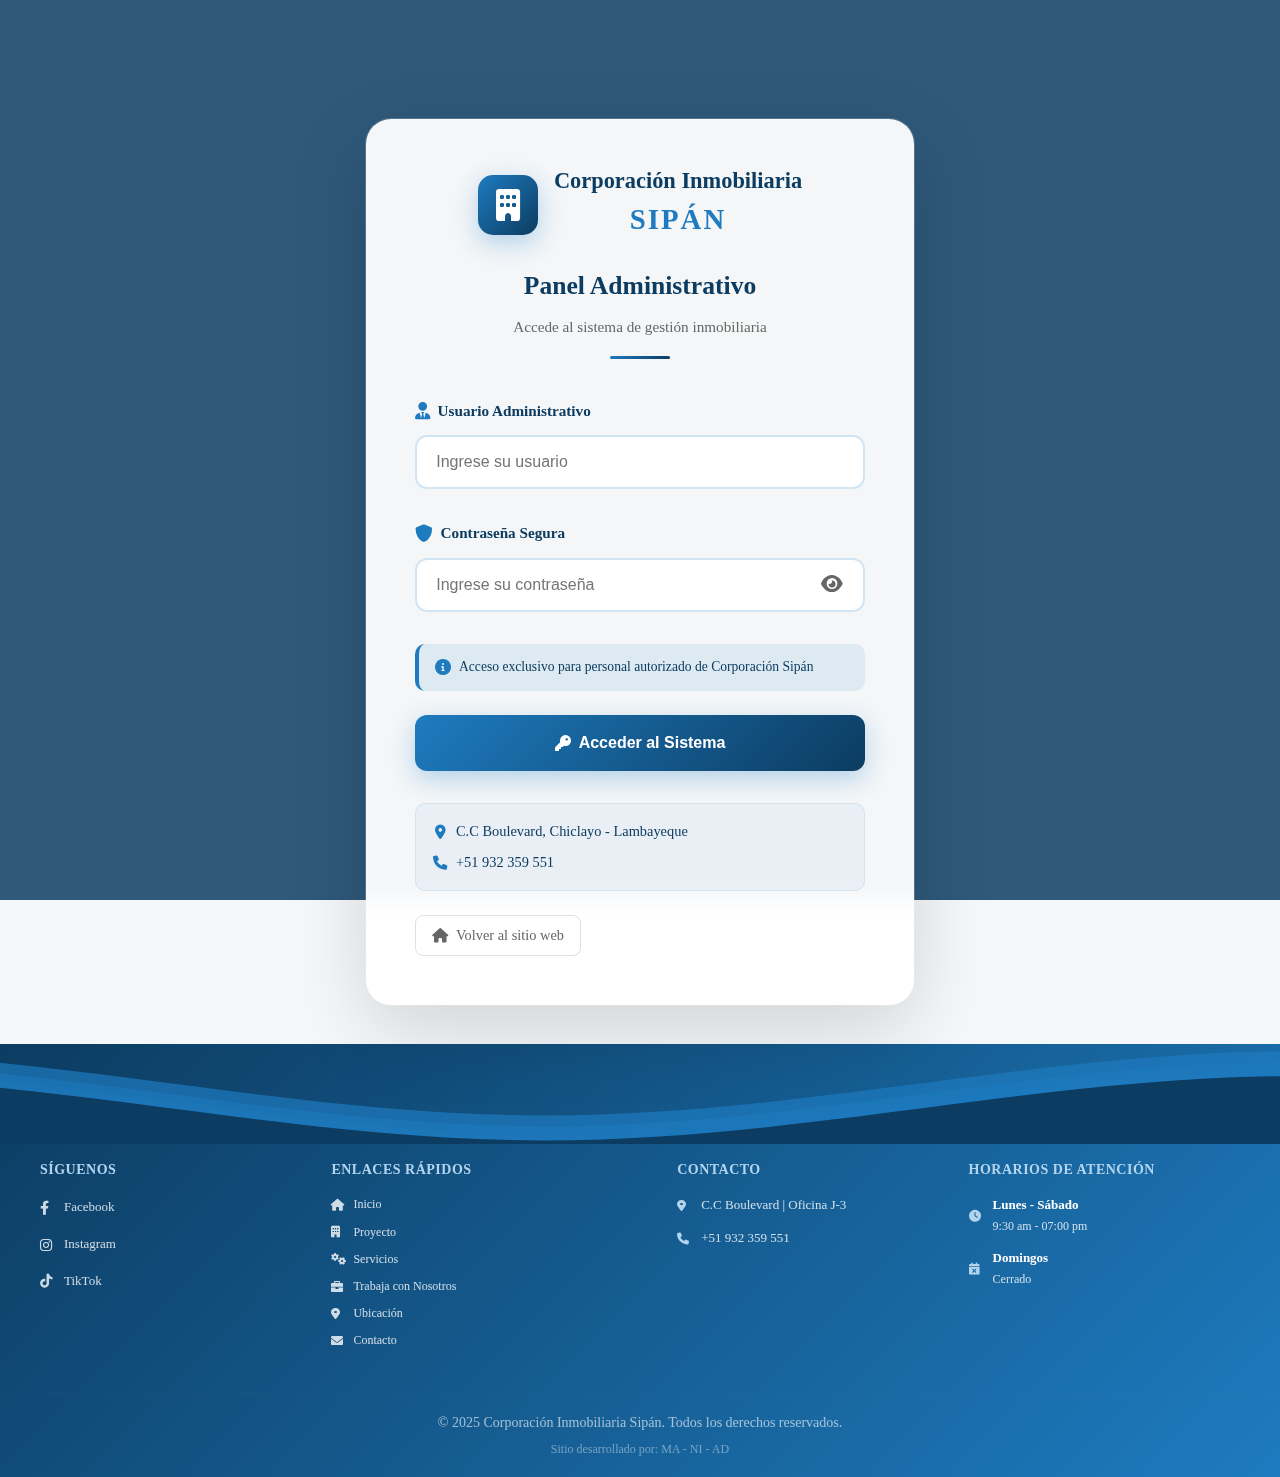
<file: html/login.html>
<!DOCTYPE html>
<html lang="es">
<head>
    <meta charset="UTF-8">
    <meta name="viewport" content="width=device-width, initial-scale=1.0">
    <title>Inicio de Sesión - Sipán Inmobiliaria</title>
    <link rel="stylesheet" href="../css/styles.css">
    <link rel="stylesheet" href="https://cdnjs.cloudflare.com/ajax/libs/font-awesome/6.0.0/css/all.min.css">
</head>
<body>
    <!-- Fondo con imagen de proyecto inmobiliario -->
    <div class="login-background">
        <div class="login-overlay"></div>
    </div>

    <div class="login-container">
        <div class="login-card">
            <div class="login-header">
                <div class="logo-login">
                    <div class="logo-icon">
                        <i class="fas fa-building"></i>
                    </div>
                    <div class="logo-text">
                        <h1>Corporación Inmobiliaria</h1>
                        <span class="logo-subtitle">SIPÁN</span>
                    </div>
                </div>
                <div class="login-title">
                    <h2>Panel Administrativo</h2>
                    <p>Accede al sistema de gestión inmobiliaria</p>
                    <div class="login-divider"></div>
                </div>
            </div>
            
            <form class="login-form" id="loginForm">
                <div class="form-group">
                    <label for="username">
                        <i class="fas fa-user-tie"></i>
                        Usuario Administrativo
                    </label>
                    <div class="input-wrapper">
                        <input type="text" id="username" name="username" placeholder="Ingrese su usuario" required>
                        <div class="input-focus-line"></div>
                    </div>
                </div>
                
                <div class="form-group">
                    <label for="password">
                        <i class="fas fa-shield-alt"></i>
                        Contraseña Segura
                    </label>
                    <div class="input-wrapper">
                        <input type="password" id="password" name="password" placeholder="Ingrese su contraseña" required>
                        <button type="button" class="toggle-password" onclick="togglePassword()">
                            <i class="fas fa-eye" id="toggleIcon"></i>
                        </button>
                        <div class="input-focus-line"></div>
                    </div>
                </div>
                
                <div class="security-info">
                    <i class="fas fa-info-circle"></i>
                    <span>Acceso exclusivo para personal autorizado de Corporación Sipán</span>
                </div>
                
                <button type="submit" class="btn-login">
                    <i class="fas fa-key"></i>
                    <span>Acceder al Sistema</span>
                    <div class="btn-shine"></div>
                </button>
            </form>
            
            <div class="login-footer">
                <div class="company-info">
                    <div class="company-detail">
                        <i class="fas fa-map-marker-alt"></i>
                        <span>C.C Boulevard, Chiclayo - Lambayeque</span>
                    </div>
                    <div class="company-detail">
                        <i class="fas fa-phone"></i>
                        <span>+51 932 359 551</span>
                    </div>
                </div>
                <a href="../index.html" class="back-link">
                    <i class="fas fa-home"></i>
                    <span>Volver al sitio web</span>
                </a>
            </div>
        </div>
    </div>

    <!-- Footer con Olas Animadas -->
    <footer class="footer-waves">
        <!-- Olas animadas -->
        <div class="waves-container">
            <svg class="waves" xmlns="http://www.w3.org/2000/svg" viewBox="0 24 150 28" preserveAspectRatio="none">
                <defs>
                    <path id="gentle-wave" d="m-160 44c30 0 58-18 88-18s 58 18 88 18 58-18 88-18 58 18 88 18 v44h-352z" />
                </defs>
                <g class="parallax">
                    <use href="#gentle-wave" x="48" y="0" fill="rgba(30, 123, 191, 0.7)" />
                    <use href="#gentle-wave" x="48" y="3" fill="rgba(30, 123, 191, 0.5)" />
                    <use href="#gentle-wave" x="48" y="5" fill="rgba(30, 123, 191, 0.3)" />
                    <use href="#gentle-wave" x="48" y="7" fill="rgba(12, 60, 97, 1)" />
                </g>
            </svg>
        </div>

        <!-- Contenido del Footer -->
        <div class="footer-content">
            <div class="footer-container">
                <!-- Síguenos -->
                <div class="footer-section">
                    <h4>Síguenos</h4>
                    <div class="social-links">
                        <a href="https://www.facebook.com/share/19ivg4HBHX/" target="_blank" aria-label="Facebook">
                            <i class="fab fa-facebook-f"></i>
                            <span>Facebook</span>
                        </a>
                        <a href="https://www.instagram.com/inmobiliaria_sipan?igsh=amMxNHgzN2pqbnli" target="_blank" aria-label="Instagram">
                            <i class="fab fa-instagram"></i>
                            <span>Instagram</span>
                        </a>
                        <a href="https://www.tiktok.com/@inmobiliaria_sipan?_t=ZS-8yipEpRj0sB&_r=1" target="_blank" aria-label="TikTok">
                            <i class="fab fa-tiktok"></i>
                            <span>TikTok</span>
                        </a>
                    </div>
                </div>

                <!-- Enlaces Rápidos -->
                <div class="footer-section">
                    <h4>Enlaces Rápidos</h4>
                    <div class="quick-links">
                        <a href="../index.html#inicio"><i class="fas fa-home"></i> Inicio</a>
                        <a href="proyecto.html"><i class="fas fa-building"></i> Proyecto</a>
                        <a href="../index.html#servicios"><i class="fas fa-cogs"></i> Servicios</a>
                        <a href="../index.html#oportunidades"><i class="fas fa-briefcase"></i> Trabaja con Nosotros</a>
                        <a href="../index.html#ubicacion"><i class="fas fa-map-marker-alt"></i> Ubicación</a>
                        <a href="contacto.html"><i class="fas fa-envelope"></i> Contacto</a>
                    </div>
                </div>

                <!-- Contacto -->
                <div class="footer-section">
                    <h4>Contacto</h4>
                    <div class="contact-info">
                        <div class="contact-item">
                            <i class="fas fa-map-marker-alt"></i>
                            <span>C.C Boulevard | Oficina J-3</span>
                        </div>
                        <div class="contact-item">
                            <i class="fas fa-phone"></i>
                            <span>+51 932 359 551</span>
                        </div>
                    </div>
                </div>

                <!-- Horarios de Atención -->
                <div class="footer-section">
                    <h4>Horarios de Atención</h4>
                    <div class="schedule-info">
                        <div class="schedule-item">
                            <i class="fas fa-clock"></i>
                            <div>
                                <span>Lunes - Sábado</span>
                                <span>9:30 am - 07:00 pm</span>
                            </div>
                        </div>
                        <div class="schedule-item">
                            <i class="fas fa-calendar-times"></i>
                            <div>
                                <span>Domingos</span>
                                <span>Cerrado</span>
                            </div>
                        </div>
                    </div>
                </div>
            </div>

            <!-- Copyright -->
            <div class="footer-bottom">
                <div class="footer-container">
                    <div class="copyright">
                        <p>© 2025 Corporación Inmobiliaria Sipán. Todos los derechos reservados.</p>
                        <p class="developer">Sitio desarrollado por: MA - NI - AD</p>
                    </div>
                </div>
            </div>
        </div>
    </footer>

    <script>
        function togglePassword() {
            const passwordField = document.getElementById('password');
            const toggleIcon = document.getElementById('toggleIcon');
            
            if (passwordField.type === 'password') {
                passwordField.type = 'text';
                toggleIcon.classList.remove('fa-eye');
                toggleIcon.classList.add('fa-eye-slash');
            } else {
                passwordField.type = 'password';
                toggleIcon.classList.remove('fa-eye-slash');
                toggleIcon.classList.add('fa-eye');
            }
        }

        document.getElementById('loginForm').addEventListener('submit', function(e) {
            e.preventDefault();
            
            const username = document.getElementById('username').value;
            const password = document.getElementById('password').value;
            
            // Credenciales básicas (en producción usar autenticación segura)
            if (username === 'admin' && password === 'sipan2025') {
                localStorage.setItem('isLoggedIn', 'true');
                window.location.href = 'dashboard.html';
            } else {
                // Credenciales incorrectas - no mostrar alerta
                document.getElementById('username').style.borderColor = '#dc3545';
                document.getElementById('password').style.borderColor = '#dc3545';
                setTimeout(() => {
                    document.getElementById('username').style.borderColor = '';
                    document.getElementById('password').style.borderColor = '';
                }, 2000);
            }
        });
    </script>
</body>
</html>
</file>
<file: css/styles.css>
/* NUEVA PALETA: 
   - Azul oscuro: rgb(12, 60, 97)
   - Blanco: rgb(255, 255, 255)
   - Complementos: gris claro, azul claro, azul medio, acentos celestes
*/

/* Reset y base */
body, ul, li, h1, h2, h3, h4, h5, h6, p {
    margin: 0;
    padding: 0;
    box-sizing: border-box;
}
body {
    font-family: 'Times New Roman', serif;
    background: #f5f8fa;
    color: rgb(12, 60, 97);
    line-height: 1.6;
    padding-top: 80px; /* Compensar el menú fijo */
}

/* Excepción para la página principal */
body.index-page {
    padding-top: 0;
}
a { color: inherit; text-decoration: none; }
ul { list-style: none; }

/* Optimización de imágenes */
img {
    max-width: 100%;
    height: auto;
    display: block;
}

/* Lazy loading mejorado */
.lazy-image {
    opacity: 0;
    transition: opacity 0.3s ease-in-out;
}

.lazy-image.loaded {
    opacity: 1;
}

/* Soporte para WebP */
@supports (background-image: url('img/test.webp')) {
    .servicio-card img[src*=".jpg"] {
        background-image: url('img/img3.webp');
    }
}

/* Header */
.header {
    background: linear-gradient(135deg, #0c3c61 0%, #1e7bbf 70%, #28a745 100%);
    box-shadow: 0 4px 24px 0 rgba(12,60,97,0.10);
    position: fixed;
    top: 0;
    left: 0;
    right: 0;
    z-index: 1000;
    transform: translateY(0);
    transition: transform 0.3s ease-in-out;
}

.header.hidden {
    transform: translateY(-100%);
}
.header-container {
    max-width: 1400px;
    margin: 0 auto;
    display: flex;
    align-items: center;
    justify-content: space-between;
    padding: 1em 3em;
    gap: 60px;
}
.logo {
    height: 48px;
    background: rgba(255, 255, 255, 0.15);
    backdrop-filter: blur(10px);
    -webkit-backdrop-filter: blur(10px);
    border: 1px solid rgba(255, 255, 255, 0.2);
    border-radius: 8px;
    padding: 6px 14px;
    margin-left: 15px;
    margin-right: 20px;
    box-shadow: 0 4px 20px rgba(0, 0, 0, 0.1);
    max-width: 160px;
    width: 100%;
    object-fit: cover;
    transition: all 0.3s ease;
    filter: none;
}
.logo:hover {
    background: rgba(255, 255, 255, 0.25);
    transform: translateY(-2px);
    box-shadow: 0 6px 25px rgba(0, 0, 0, 0.15);
}
.menu-superior {
    position: relative;
    flex: 1;
    display: flex;
    justify-content: center;
}
.menu-superior ul {
    display: flex;
    gap: 2.5em;
    align-items: center;
    justify-content: center;
}
.menu-superior ul li a {
    color: #fff;
    font-weight: 500;
    font-size: 0.95em;
    padding: 0.8em 1.2em;
    border-radius: 6px;
    transition: all 0.3s ease;
    text-decoration: none;
    position: relative;
    white-space: nowrap;
}
/* Dropdown menu styles */
.dropdown {
    position: relative;
}

.dropdown-arrow {
    font-size: 0.7em;
    margin-left: 0.5em;
    transition: transform 0.3s ease;
}

.dropdown:hover .dropdown-arrow {
    transform: rotate(180deg);
}

.dropdown-menu {
    position: absolute;
    top: 100%;
    left: 0;
    background: white;
    min-width: 220px;
    box-shadow: 0 8px 32px rgba(12, 60, 97, 0.15);
    border-radius: 12px;
    padding: 0.5em 0;
    opacity: 0;
    visibility: hidden;
    transform: translateY(-10px);
    transition: all 0.3s ease;
    z-index: 1000;
    border: 1px solid rgba(30, 123, 191, 0.1);
}

.dropdown:hover .dropdown-menu {
    opacity: 1;
    visibility: visible;
    transform: translateY(0);
}

.dropdown-menu li {
    margin: 0;
}

.dropdown-menu li a {
    color: #0c3c61 !important;
    padding: 0.8em 1.5em !important;
    display: block;
    font-size: 0.9em !important;
    border-radius: 0 !important;
    transition: all 0.3s ease;
}

.dropdown-menu li a:hover {
    background: linear-gradient(135deg, #f8fbff 0%, #e8f4ff 100%) !important;
    color: #1e7bbf !important;
    padding-left: 2em !important;
}

.dropdown-menu li a i {
    margin-right: 0.8em;
    color: #1e7bbf;
}

.menu-superior ul li a:hover {
    background: rgba(255, 255, 255, 0.1);
    transform: translateY(-1px);
}
.menu-superior ul li a.active {
    background: rgba(255, 255, 255, 0.15);
    color: #fff;
}

/* Sección de login independiente */
.login-section {
    display: flex;
    align-items: center;
}

.login-btn {
    color: #fff;
    text-decoration: none;
    padding: 10px 20px;
    border: 1px solid rgba(255, 255, 255, 0.3);
    border-radius: 30px;
    transition: all 0.3s cubic-bezier(0.4, 0, 0.2, 1);
    display: flex;
    align-items: center;
    gap: 10px;
    font-size: 14px;
    font-weight: 600;
    background: rgba(255, 255, 255, 0.15);
    backdrop-filter: blur(10px);
    -webkit-backdrop-filter: blur(10px);
    box-shadow: 0 4px 20px rgba(0, 0, 0, 0.1);
    position: relative;
    overflow: hidden;
}

.login-btn::before {
    content: '';
    position: absolute;
    top: 0;
    left: -100%;
    width: 100%;
    height: 100%;
    background: linear-gradient(90deg, transparent, rgba(12, 60, 97, 0.1), transparent);
    transition: left 0.5s;
}

.login-btn:hover::before {
    left: 100%;
}

.login-btn:hover {
    background: linear-gradient(135deg, #f8f9fa 0%, #e9ecef 100%);
    border-color: #fff;
    transform: translateY(-2px);
    box-shadow: 0 8px 25px rgba(0, 0, 0, 0.15), inset 0 1px 0 rgba(255, 255, 255, 0.9);
    color: #0c3c61;
}

.login-btn:active {
    transform: translateY(0);
    box-shadow: 0 2px 10px rgba(0, 0, 0, 0.15);
}

.login-btn i {
    font-size: 18px;
    filter: drop-shadow(0 1px 2px rgba(12, 60, 97, 0.2));
}

.login-btn span {
    text-shadow: 0 1px 2px rgba(12, 60, 97, 0.1);
}

/* Botón de menú hamburguesa */
.menu-toggle {
    display: none;
    background: rgba(255, 255, 255, 0.1);
    border: 1px solid rgba(255, 255, 255, 0.2);
    color: #ffffff;
    font-size: 1.5em;
    cursor: pointer;
    z-index: 99999;
    position: relative;
    padding: 10px 12px;
    border-radius: 8px;
    transition: all 0.3s ease;
    backdrop-filter: blur(10px);
    -webkit-backdrop-filter: blur(10px);
    box-shadow: 0 4px 15px rgba(0, 0, 0, 0.1);
}

.menu-toggle:hover {
    background: rgba(255, 255, 255, 0.2);
    transform: translateY(-2px);
    box-shadow: 0 6px 20px rgba(0, 0, 0, 0.15);
}

.menu-toggle i {
    display: block;
    transition: transform 0.3s ease;
    color: #ffffff !important;
    text-shadow: 0 1px 3px rgba(0, 0, 0, 0.3);
}

.menu-toggle.active {
    background: rgba(255, 255, 255, 0.25);
    transform: translateY(-1px);
}

.menu-toggle.active i {
    transform: rotate(90deg);
    color: #ffffff !important;
}


/* Menú móvil elegante mejorado */
.mobile-menu {
    display: none;
    position: absolute;
    top: calc(100% + 12px);
    right: 0;
    background: linear-gradient(145deg, rgba(255, 255, 255, 0.98) 0%, rgba(248, 250, 252, 0.95) 100%);
    backdrop-filter: blur(25px) saturate(180%);
    border: 1px solid rgba(12, 60, 97, 0.08);
    border-radius: 20px;
    box-shadow: 
        0 20px 40px rgba(12, 60, 97, 0.12),
        0 8px 25px rgba(0, 0, 0, 0.06),
        0 2px 8px rgba(12, 60, 97, 0.04),
        inset 0 1px 0 rgba(255, 255, 255, 0.8);
    min-width: 300px;
    z-index: 9999;
    opacity: 0;
    transform: translateY(-20px) scale(0.92);
    transition: all 0.5s cubic-bezier(0.34, 1.56, 0.64, 1);
    pointer-events: none;
    overflow: hidden;
}

.mobile-menu::before {
    content: '';
    position: absolute;
    top: 0;
    left: 0;
    right: 0;
    height: 4px;
    background: linear-gradient(90deg, 
        rgb(12, 60, 97) 0%, 
        rgb(30, 123, 191) 35%, 
        rgb(178, 212, 238) 65%, 
        rgb(30, 123, 191) 100%);
    border-radius: 20px 20px 0 0;
    box-shadow: 0 2px 8px rgba(12, 60, 97, 0.2);
}

.mobile-menu::after {
    content: '';
    position: absolute;
    top: -10px;
    right: 25px;
    width: 0;
    height: 0;
    border-left: 8px solid transparent;
    border-right: 8px solid transparent;
    border-bottom: 10px solid rgba(255, 255, 255, 0.95);
    filter: drop-shadow(0 -2px 4px rgba(12, 60, 97, 0.1));
}

.mobile-menu.active {
    display: block;
    opacity: 1;
    transform: translateY(0) scale(1);
    pointer-events: auto;
}

.mobile-menu ul {
    list-style: none;
    padding: 25px 0 20px 0;
    margin: 0;
}

.mobile-menu ul li {
    margin: 0;
    position: relative;
}

.mobile-menu ul li:not(:last-child)::after {
    content: '';
    position: absolute;
    bottom: 0;
    left: 30px;
    right: 30px;
    height: 1px;
    background: linear-gradient(90deg, 
        transparent 0%, 
        rgba(12, 60, 97, 0.08) 20%, 
        rgba(30, 123, 191, 0.12) 50%, 
        rgba(12, 60, 97, 0.08) 80%, 
        transparent 100%);
}

.mobile-menu ul li a {
    display: flex;
    align-items: center;
    padding: 18px 30px;
    text-decoration: none;
    color: rgb(12, 60, 97);
    font-weight: 600;
    font-size: 0.95rem;
    transition: all 0.4s cubic-bezier(0.25, 0.46, 0.45, 0.94);
    position: relative;
    overflow: hidden;
    border-radius: 12px;
    margin: 2px 15px;
}

.mobile-menu ul li a::before {
    content: '';
    position: absolute;
    top: 0;
    left: -100%;
    width: 100%;
    height: 100%;
    background: linear-gradient(90deg, 
        transparent, 
        rgba(30, 123, 191, 0.08), 
        rgba(178, 212, 238, 0.15),
        rgba(30, 123, 191, 0.08), 
        transparent);
    transition: left 0.6s cubic-bezier(0.25, 0.46, 0.45, 0.94);
}

.mobile-menu ul li a::after {
    content: '';
    position: absolute;
    left: 0;
    bottom: 0;
    width: 0;
    height: 2px;
    background: linear-gradient(90deg, rgb(12, 60, 97), rgb(30, 123, 191));
    transition: width 0.4s ease;
    border-radius: 2px;
}

.mobile-menu ul li a:hover::before {
    left: 100%;
}

.mobile-menu ul li a:hover::after {
    width: 100%;
}

.mobile-menu ul li a:hover {
    background: linear-gradient(135deg, 
        rgba(30, 123, 191, 0.08) 0%, 
        rgba(178, 212, 238, 0.12) 50%, 
        rgba(30, 123, 191, 0.08) 100%);
    color: rgb(12, 60, 97);
    transform: translateX(8px) scale(1.02);
    box-shadow: 
        0 4px 15px rgba(12, 60, 97, 0.1),
        0 2px 8px rgba(30, 123, 191, 0.08);
}

.mobile-menu ul li a i {
    margin-right: 18px;
    width: 22px;
    text-align: center;
    font-size: 1.15em;
    color: rgb(30, 123, 191);
    transition: all 0.4s cubic-bezier(0.34, 1.56, 0.64, 1);
    background: linear-gradient(135deg, rgba(30, 123, 191, 0.1), rgba(178, 212, 238, 0.15));
    border-radius: 8px;
    padding: 8px;
    box-shadow: 0 2px 8px rgba(30, 123, 191, 0.1);
}

.mobile-menu ul li a:hover i {
    transform: scale(1.15) rotate(5deg);
    color: rgb(12, 60, 97);
    background: linear-gradient(135deg, rgba(12, 60, 97, 0.15), rgba(30, 123, 191, 0.2));
    box-shadow: 0 4px 12px rgba(12, 60, 97, 0.15);
}

/* Efecto de entrada escalonada elegante para los elementos del menú */
.mobile-menu.active ul li {
    animation: slideInMenuElegant 0.6s cubic-bezier(0.34, 1.56, 0.64, 1) forwards;
    opacity: 0;
    transform: translateX(30px) translateY(10px) scale(0.9);
}

.mobile-menu.active ul li:nth-child(1) { animation-delay: 0.1s; }
.mobile-menu.active ul li:nth-child(2) { animation-delay: 0.15s; }
.mobile-menu.active ul li:nth-child(3) { animation-delay: 0.2s; }
.mobile-menu.active ul li:nth-child(4) { animation-delay: 0.25s; }
.mobile-menu.active ul li:nth-child(5) { animation-delay: 0.3s; }
.mobile-menu.active ul li:nth-child(6) { animation-delay: 0.35s; }
.mobile-menu.active ul li:nth-child(7) { animation-delay: 0.4s; }

@keyframes slideInMenuElegant {
    0% {
        opacity: 0;
        transform: translateX(30px) translateY(10px) scale(0.9);
    }
    50% {
        opacity: 0.7;
        transform: translateX(-5px) translateY(-2px) scale(1.02);
    }
    100% {
        opacity: 1;
        transform: translateX(0) translateY(0) scale(1);
    }
}

/* Animación de salida suave */
.mobile-menu:not(.active) ul li {
    animation: slideOutMenuElegant 0.3s ease-in forwards;
}

@keyframes slideOutMenuElegant {
    0% {
        opacity: 1;
        transform: translateX(0) scale(1);
    }
    100% {
        opacity: 0;
        transform: translateX(20px) scale(0.95);
    }
}

/* Responsive: mostrar menú hamburguesa y ocultar menú normal */
@media (max-width: 768px) {
    .header-container {
        position: relative;
        justify-content: space-between;
        padding: 1em 2em;
    }
    
    .menu-superior {
        display: none;
    }
    
    .login-section {
        display: none;
    }
    
    .menu-toggle {
        display: flex !important;
        align-items: center;
        justify-content: center;
        margin-left: auto;
        position: relative;
    }
    
    .mobile-menu {
        display: block;
    }
    
    /* Prevenir scroll del body cuando el menú está abierto */
    body.menu-open {
        overflow: hidden;
    }
}

/* Asegurar que el menú normal se muestre en desktop */
@media (min-width: 769px) {
    .menu-toggle {
        display: none !important;
    }
    .menu-superior {
        position: relative !important;
        right: auto !important;
        width: auto !important;
        height: auto !important;
        background: none !important;
        z-index: auto !important;
        transition: none !important;
        overflow-y: visible !important;
        padding: 0 !important;
        flex: 1 !important;
        justify-content: flex-end !important;
        box-shadow: none !important;
        pointer-events: auto !important;
    }
    .menu-superior ul {
        flex-direction: row !important;
        gap: 2em !important;
    }
    .menu-superior ul li a {
        font-size: 1em !important;
        padding: 0.5em 1em !important;
        width: auto !important;
        display: inline-block !important;
        border: none !important;
        border-radius: 0 !important;
    }
    .login-section {
        display: flex !important;
    }
    .menu-overlay {
        display: none !important;
        pointer-events: none !important;
    }
    body {
        overflow: auto !important;
    }
}

/* HERO */
.hero {
position: relative;
width: 100%;
height: 100vh;
overflow: hidden;
display: flex;
align-items: center;
justify-content: center;
background: linear-gradient(120deg, rgb(12, 60, 97) 0%, #1e7bbf 100%);
box-shadow: 0 8px 32px 0 rgba(12,60,97,0.18);
}
.hero-video {
    position: absolute;
    top: 0; left: 0;
    width: 100vw;
    height: 100%;
    object-fit: cover;
    z-index: 1; /* Asegúrate que sea menor que overlay y content */
    min-height: 100%;
    min-width: 100%;
    filter: brightness(0.85) saturate(1.1) blur(1px);
    transition: filter 0.4s;
}
.hero-overlay {
    position: absolute;
    top: 0; left: 0; width: 100%; height: 100%;
    z-index: 2; /* Debe estar encima del video */
    background: linear-gradient(120deg, rgba(12,60,97,0.25) 0%, rgba(255,255,255,0.10) 100%);
    pointer-events: none;
}
/* Estilo Jade Mills - Hero Content */
.hero-content-jade {
    position: absolute;
    top: 50%;
    left: 50%;
    transform: translate(-50%, -50%);
    text-align: center;
    z-index: 3;
    max-width: 800px;
    width: 90%;
    opacity: 0;
    animation: heroContentEntrada 1.5s ease-out 0.3s forwards;
}

@keyframes heroContentEntrada {
    from {
        opacity: 0;
        transform: translate(-50%, -50%) translateY(40px);
    }
    to {
        opacity: 1;
        transform: translate(-50%, -50%) translateY(0);
    }
}

.hero-badge-jade {
    background: transparent;
    color: #fff;
    padding: 12px 30px;
    border-radius: 50px;
    font-size: 0.9em;
    font-weight: 600;
    letter-spacing: 2px;
    margin-bottom: 20px;
    display: inline-block;
    opacity: 0;
    transform: translateY(20px);
    animation: badgeEntrada 1s ease-out 0.6s forwards;
    text-shadow: 2px 2px 8px rgba(0, 0, 0, 0.8), 0 0 15px rgba(0, 0, 0, 0.6);
}

@keyframes badgeEntrada {
    to {
        opacity: 1;
        transform: translateY(0);
    }
}

.hero-title-jade {
    font-size: 4em;
    font-weight: 300;
    font-family: 'Times New Roman', serif;
    margin-bottom: 15px;
    letter-spacing: 2px;
    text-shadow: 3px 3px 10px rgba(0, 0, 0, 0.9), 0 0 20px rgba(0, 0, 0, 0.7), 1px 1px 3px rgba(0, 0, 0, 1);
    color: #fff;
    opacity: 0;
    transform: translateY(30px);
    animation: tituloEntrada 1.2s ease-out 0.9s forwards;
}

@keyframes tituloEntrada {
    to {
        opacity: 1;
        transform: translateY(0);
    }
}

.hero-subtitle-jade {
    font-size: 1.4em;
    margin-bottom: 30px;
    color: #fff;
    opacity: 0;
    transform: translateY(20px);
    animation: subtituloEntrada 1s ease-out 1.2s forwards;
    text-shadow: 2px 2px 8px rgba(0, 0, 0, 0.8), 0 0 12px rgba(0, 0, 0, 0.6);
}

@keyframes subtituloEntrada {
    to {
        opacity: 0.9;
        transform: translateY(0);
    }
}

.btn-jade {
    background: linear-gradient(135deg, rgba(255,255,255,0.15) 0%, rgba(255,255,255,0.1) 100%);
    backdrop-filter: blur(10px);
    -webkit-backdrop-filter: blur(10px);
    border: 1px solid rgba(255,255,255,0.2);
    color: white;
    padding: 16px 40px;
    border-radius: 50px;
    font-size: 1em;
    font-weight: 600;
    letter-spacing: 1px;
    cursor: pointer;
    transition: all 0.3s cubic-bezier(0.4, 0, 0.2, 1);
    text-decoration: none;
    display: inline-flex;
    align-items: center;
    gap: 12px;
    box-shadow: 0 8px 32px rgba(0,0,0,0.1);
    text-shadow: 2px 2px 6px rgba(0, 0, 0, 0.8), 0 0 10px rgba(0, 0, 0, 0.5);
    position: relative;
    overflow: hidden;
    opacity: 0;
    transform: translateY(20px);
    animation: botonEntrada 1s ease-out 1.5s forwards;
}

@keyframes botonEntrada {
    to {
        opacity: 1;
        transform: translateY(0);
    }
}

.btn-jade:hover {
    background: white;
    color: #000;
}

.btn-jade i {
    font-size: 0.8em;
}

/* Mantener el estilo original para compatibilidad */
.hero-content {
    position: absolute;
    left: 50%;
    top: 60%;
    transform: translate(-50%, -50%);
    text-align: center;
    background: #fff;
    padding: 2.5em 3em;
    border-radius: 0.8em;
    box-shadow: 0 8px 32px 0 #b2d4ee;
    max-width: 700px;
    width: 90vw;
    margin: 0 auto;
    border: none;
    opacity: 0.98;
    animation: heroFadeIn 1.2s cubic-bezier(.4,0,.2,1);
    backdrop-filter: blur(2px);
    z-index: 3; /* El más alto */
}
@keyframes heroFadeIn {
    from { opacity: 0; transform: translate(-50%, 30%);}
    to   { opacity: 0.98; transform: translate(-50%, -50%);}
}
.hero-title {
    font-size: 2.7em;
    font-weight: 800;
    color: rgb(12, 60, 97);
    margin-bottom: 0.5em;
    letter-spacing: 1.5px;
    text-shadow: 0 2px 8px #b2d4ee;
}
.hero-subtitle {
    font-size: 1.3em;
    color: #1e7bbf;
    margin-bottom: 1.2em;
    font-weight: 500;
    letter-spacing: 0.5px;
}
.btn-principal {
    background: linear-gradient(90deg, #1e7bbf 0%, #b2d4ee 100%);
    color: rgb(12, 60, 97);
    padding: 0.9em 2.2em;
    border: none;
    border-radius: 3px;
    font-size: 1.1em;
    font-weight: 600;
    text-decoration: none;
    transition: background 0.2s, box-shadow 0.2s, color 0.2s;
    cursor: pointer;
    box-shadow: 0 2px 12px 0 #b2d4ee;
    letter-spacing: 0.5px;
}
.btn-principal:hover {
    background: linear-gradient(90deg, #b2d4ee 0%, #1e7bbf 100%);
    color: rgb(12, 60, 97);
    box-shadow: 0 4px 24px 0 #1e7bbf;
    transform: scale(1.04);
}

/* Footer con Olas Animadas */
.footer-waves {
    position: relative;
    background: linear-gradient(135deg, #0c3c61 0%, #1e7bbf 100%);
    color: white;
    overflow: hidden;
}

.waves-container {
    position: absolute;
    top: 0;
    left: 0;
    width: 100%;
    height: 100px;
    overflow: hidden;
    line-height: 0;
}

.waves {
    position: relative;
    width: 100%;
    height: 100px;
    margin-bottom: -7px;
}

.parallax > use {
    animation: move-forever 25s cubic-bezier(.55,.5,.45,.5) infinite;
}

.parallax > use:nth-child(1) {
    animation-delay: -2s;
    animation-duration: 7s;
}

.parallax > use:nth-child(2) {
    animation-delay: -3s;
    animation-duration: 10s;
}

.parallax > use:nth-child(3) {
    animation-delay: -4s;
    animation-duration: 13s;
}

.parallax > use:nth-child(4) {
    animation-delay: -5s;
    animation-duration: 20s;
}

@keyframes move-forever {
    0% {
        transform: translate3d(-90px,0,0);
    }
    100% { 
        transform: translate3d(85px,0,0);
    }
}

.footer-content {
    position: relative;
    z-index: 20;
    padding: 100px 0 0;
}

.footer-container {
    max-width: 1400px;
    margin: 0 auto;
    padding: 0 40px;
    display: grid;
    grid-template-columns: 1fr 1.2fr 1fr 1fr;
    gap: 20px;
}

.footer-section {
    padding: 15px 0;
}

.footer-section h4 {
    color: #b2d4ee;
    font-size: 14px;
    font-weight: 600;
    margin-bottom: 12px;
    text-transform: uppercase;
    letter-spacing: 0.5px;
}

/* Redes Sociales */
.social-links {
    display: flex;
    flex-direction: column;
    gap: 8px;
}

.social-links a {
    display: flex;
    align-items: center;
    gap: 8px;
    color: rgba(255, 255, 255, 0.8);
    text-decoration: none;
    padding: 4px 0;
    transition: all 0.3s ease;
    font-size: 13px;
}

.social-links a:hover {
    color: #b2d4ee;
    transform: translateX(3px);
}

.social-links a i {
    width: 16px;
    font-size: 14px;
}

/* Enlaces Rápidos */
.quick-links {
    display: flex;
    flex-direction: column;
    gap: 4px;
}

.quick-links a {
    display: flex;
    align-items: center;
    gap: 6px;
    color: rgba(255, 255, 255, 0.8);
    text-decoration: none;
    padding: 2px 0;
    transition: all 0.3s ease;
    font-size: 12px;
}

.quick-links a:hover {
    color: #b2d4ee;
    transform: translateX(3px);
}

.quick-links a i {
    width: 16px;
    font-size: 12px;
}

/* Información de Contacto */
.contact-info {
display: flex;
flex-direction: column;
gap: 8px;
}

.contact-item {
display: flex;
align-items: center;
gap: 8px;
color: rgba(255, 255, 255, 0.8);
font-size: 13px;
padding: 2px 0;
}

.contact-item i {
width: 16px;
font-size: 12px;
color: #b2d4ee;
    color: #b2d4ee;
}

/* Horarios */
.schedule-info {
    display: flex;
    flex-direction: column;
    gap: 8px;
}

.schedule-item {
    display: flex;
    align-items: center;
    gap: 8px;
    color: rgba(255, 255, 255, 0.8);
    font-size: 13px;
    padding: 2px 0;
}

.schedule-item i {
    width: 16px;
    font-size: 12px;
    color: #b2d4ee;
}

.schedule-item div {
    display: flex;
    flex-direction: column;
    gap: 1px;
}

.schedule-item div span:first-child {
    font-weight: 600;
    color: white;
    font-size: 13px;
}

.schedule-item div span:last-child {
    font-size: 12px;
}

/* Footer Bottom */
.footer-bottom {
    margin-top: 25px;
    padding: 15px 0;
    border-top: 1px solid rgba(255, 255, 255, 0.02);
}

.footer-bottom .footer-container {
    display: flex;
    justify-content: center;
    align-items: center;
}

.copyright {
    text-align: center;
    color: rgba(255, 255, 255, 0.6);
    width: 100%;
    display: flex;
    flex-direction: column;
    align-items: center;
    justify-content: center;
}

.copyright p {
    margin: 3px 0;
    font-size: 14px;
    text-align: center;
}

.developer {
    font-size: 12px !important;
    color: rgba(255, 255, 255, 0.4) !important;
    text-align: center;
}

/* Responsive Footer */
@media (max-width: 1024px) {
    .footer-container {
        grid-template-columns: repeat(2, 1fr);
        gap: 30px;
        padding: 0 30px;
    }
}

@media (max-width: 768px) {
    .footer-container {
        grid-template-columns: 1fr;
        gap: 15px;
        padding: 0 20px;
    }
    
    .footer-content {
        padding: 60px 0 0;
    }
    
    .footer-section {
        padding: 10px 0;
    }
    
    .waves-container {
        height: 60px;
    }
    
    .waves {
        height: 60px;
    }
}
.footer-col p {
    font-size: 0.97em;
    margin: 0.5em 0 0 0;
}
.redes {
    display: flex;
    gap: 1em;
    margin-bottom: 0.5em;
}
.fa {
    font-family: FontAwesome, Arial, sans-serif;
    font-style: normal;
    font-weight: normal;
    text-decoration: inherit;
    font-size: 1.5em;
}

/* Scrollbar personalizado */
::-webkit-scrollbar {
    width: 10px;
    background: #b2d4ee;
}
::-webkit-scrollbar-thumb {
    background: linear-gradient(120deg, #1e7bbf 0%, #b2d4ee 100%);
    border-radius: 8px;
}

/* Scrollbar personalizado 2 */
::-webkit-scrollbar-track {
    background: #fff;
    border-radius: 10px;
}
::-webkit-scrollbar-thumb {
    background: linear-gradient(90deg, #1e7bbf 0%, #b2d4ee 100%);
    border-radius: 10px;
    box-shadow: 0 0 5px #b2d4ee;
}

/* Responsive básico */
@media (max-width: 700px) {
    .logo {
        height: 36px;
        max-width: 110px;
        padding: 3px 7px;
    }
    .hero {
        height: 220px;
    }
    .hero-video {
        height: 220px;
    }
    .hero-content {
        padding: 1.2em 1em;
        max-width: 98vw;
    }
    .hero-title {
        font-size: 1.3em;
    }
}
@media (max-width: 500px) {
    .logo {
        height: 28px;
        max-width: 80px;
        padding: 2px 4px;
    }
    .hero {
        height: 140px;
    }
    .hero-video {
        height: 140px;
    }
    .hero-content {
        padding: 0.7em 0.3em;
    }
    .hero-title {
        font-size: 1.1em;
    }
    .hero-subtitle {
        font-size: 0.9em;
    }
    .btn-principal {
        padding: 0.6em 1.4em;
        font-size: 1em;
    }
}

/* Hero Section Responsive */
@media (max-width: 1024px) {
    .hero-content-jade {
        padding: 0 40px;
    }
    
    .hero-title-jade {
        font-size: 3.5rem;
    }
    
    .hero-subtitle-jade {
        font-size: 1.3rem;
    }
}

@media (max-width: 768px) {
    .hero {
        height: 70vh;
        min-height: 500px;
    }
    
    .hero-content-jade {
        padding: 0 20px;
        text-align: center;
    }
    
    .hero-badge-jade {
        font-size: 0.8rem;
        padding: 8px 16px;
    }
    
    .hero-title-jade {
        font-size: 2.8rem;
        line-height: 1.2;
    }
    
    .hero-subtitle-jade {
        font-size: 1.1rem;
        margin-bottom: 30px;
    }
    
    .btn-jade {
        font-size: 0.9rem;
        padding: 12px 24px;
    }
    
    /* Desactivar parallax en móviles para mejor rendimiento */
    .parallax-transition {
        background-attachment: scroll !important;
        height: 150px;
    }
}

@media (max-width: 480px) {
    .hero {
        height: 60vh;
        min-height: 400px;
    }
    
    .hero-title-jade {
        font-size: 2.2rem;
    }
    
    .hero-subtitle-jade {
        font-size: 1rem;
    }
    
    .btn-jade {
        font-size: 0.8rem;
        padding: 10px 20px;
    }
}

/* Responsive básico */
@media (max-width: 700px) {
    .logo {
        height: 36px;
        max-width: 110px;
        padding: 4px 10px;
        margin-left: 10px;
        margin-right: 15px;
    }
    .header-container {
        padding: 0.8em 2em;
        gap: 30px;
    }
    .nav-links {
        gap: 20px;
    }
    .nav-links a {
        font-size: 0.9em;
    }
    .login-btn span {
        font-size: 1.3em;
    }
}
@media (max-width: 500px) {
    .logo {
        height: 28px;
        max-width: 80px;
        padding: 3px 8px;
        margin-left: 5px;
        margin-right: 10px;
    }
    .header-container {
        padding: 0.6em 1.5em;
        gap: 15px;
    }
    .nav-links {
        gap: 15px;
    }
    .nav-links a {
        font-size: 0.8em;
    }
    .login-btn span {
        font-size: 1.2em;
    }
    
    .menu-toggle {
        font-size: 1.3em;
        padding: 6px;
    }
    
    .mobile-menu {
        min-width: 260px;
        right: -5px;
        max-width: calc(100vw - 40px);
        border-radius: 16px;
    }
    
    .mobile-menu ul li a {
        padding: 16px 25px;
        font-size: 0.9rem;
    }
    
    .mobile-menu ul li a i {
        padding: 6px;
        font-size: 1.1em;
        margin-right: 15px;
    }
}

/* Estilos para submenu móvil */
.mobile-dropdown {
    position: relative;
}

.mobile-dropdown-container {
    display: flex !important;
    align-items: center !important;
    justify-content: space-between !important;
    padding: 18px 30px;
    margin: 2px 15px;
    border-radius: 12px;
    background: transparent;
    transition: all 0.4s cubic-bezier(0.25, 0.46, 0.45, 0.94);
}

.mobile-dropdown-container:hover {
    background: linear-gradient(135deg, 
        rgba(30, 123, 191, 0.08) 0%, 
        rgba(178, 212, 238, 0.12) 50%, 
        rgba(30, 123, 191, 0.08) 100%);
    box-shadow: 
        0 4px 15px rgba(12, 60, 97, 0.1),
        0 2px 8px rgba(30, 123, 191, 0.08);
}

.mobile-main-link {
    display: flex !important;
    align-items: center !important;
    text-decoration: none !important;
    color: rgb(12, 60, 97) !important;
    font-weight: 600 !important;
    font-size: 0.95rem !important;
    flex: 1 !important;
    padding: 0 !important;
    margin: 0 !important;
    background: none !important;
    border-radius: 0 !important;
    box-shadow: none !important;
    transition: color 0.3s ease !important;
}

.mobile-main-link:hover {
    color: rgb(30, 123, 191) !important;
    transform: none !important;
    background: none !important;
    box-shadow: none !important;
}

.mobile-main-link i {
    margin-right: 18px !important;
    width: 22px !important;
    text-align: center !important;
    font-size: 1.15em !important;
    color: rgb(30, 123, 191) !important;
    background: linear-gradient(135deg, rgba(30, 123, 191, 0.1), rgba(178, 212, 238, 0.15)) !important;
    border-radius: 8px !important;
    padding: 8px !important;
    box-shadow: 0 2px 8px rgba(30, 123, 191, 0.1) !important;
    transition: all 0.4s cubic-bezier(0.34, 1.56, 0.64, 1) !important;
}

.mobile-main-link:hover i {
    transform: scale(1.15) rotate(5deg);
    color: rgb(12, 60, 97) !important;
    background: linear-gradient(135deg, rgba(12, 60, 97, 0.15), rgba(30, 123, 191, 0.2)) !important;
    box-shadow: 0 4px 12px rgba(12, 60, 97, 0.15) !important;
}

.mobile-dropdown-arrow {
    background: none !important;
    border: none !important;
    color: rgb(30, 123, 191) !important;
    font-size: 0.9em !important;
    padding: 8px !important;
    border-radius: 6px !important;
    transition: all 0.3s ease !important;
    cursor: pointer !important;
    display: flex !important;
    align-items: center !important;
    justify-content: center !important;
    min-width: 32px !important;
    height: 32px !important;
}

.mobile-dropdown-arrow:hover {
    background: rgba(30, 123, 191, 0.1) !important;
    color: rgb(12, 60, 97) !important;
}

.mobile-dropdown-arrow i {
    transition: transform 0.3s ease !important;
    font-size: 0.8em !important;
}

.mobile-submenu {
    display: none;
    background: rgba(255,255,255,0.95);
    backdrop-filter: blur(10px);
    margin: 0 15px;
    border-radius: 8px;
    margin-top: 5px;
    border-left: 3px solid rgba(30, 123, 191, 0.2);
    padding: 10px 0;
}

.mobile-dropdown.active .mobile-submenu {
    display: block;
}

.mobile-submenu li {
    margin: 0 !important;
}

.mobile-submenu li a {
    padding: 12px 25px 12px 35px !important;
    font-size: 0.85rem !important;
    color: rgb(30, 123, 191) !important;
    font-weight: 500 !important;
    margin: 1px 10px !important;
    border-radius: 8px !important;
    position: relative;
}

.mobile-submenu li a::before {
    content: '→';
    position: absolute;
    left: 15px;
    color: rgba(30, 123, 191, 0.6);
    font-size: 0.8em;
    transition: all 0.3s ease;
}

.mobile-submenu li a:hover::before {
    left: 18px;
    color: rgb(12, 60, 97);
}

.mobile-submenu li a:hover {
    background: linear-gradient(135deg, 
        rgba(30, 123, 191, 0.1) 0%, 
        rgba(178, 212, 238, 0.15) 100%) !important;
    color: rgb(12, 60, 97) !important;
    transform: translateX(5px) !important;
}

.mobile-submenu li a i {
    margin-right: 12px !important;
    width: 16px !important;
    font-size: 0.9em !important;
    padding: 4px !important;
    background: linear-gradient(135deg, rgba(30, 123, 191, 0.08), rgba(178, 212, 238, 0.12)) !important;
}

/* Mejoras adicionales para pantallas muy pequeñas */
@media (max-width: 480px) {
    .mobile-menu {
        min-width: 240px;
        right: 0;
        left: 20px;
        border-radius: 14px;
        box-shadow: 
            0 15px 30px rgba(12, 60, 97, 0.15),
            0 6px 20px rgba(0, 0, 0, 0.08);
    }
    
    .mobile-menu ul {
        padding: 20px 0 15px 0;
    }
    
    .mobile-menu ul li a {
        padding: 14px 20px;
        font-size: 0.85rem;
        margin: 1px 10px;
        border-radius: 10px;
    }
    
    .mobile-menu ul li a i {
        padding: 5px;
        font-size: 1em;
        margin-right: 12px;
        width: 18px;
    }
    
    .mobile-menu::after {
        right: 30px;
        border-left: 6px solid transparent;
        border-right: 6px solid transparent;
        border-bottom: 8px solid rgba(255, 255, 255, 0.95);
    }
}

/* Proyecto */
.proyecto-section {
    background: #fff;
    padding: 3em 0 2em 0;
    box-shadow: 0 2px 32px 0 #b2d4ee;
    text-align: center;
    opacity: 0;
    transform: translateY(50px);
    transition: all 0.8s ease;
}

.proyecto-section.animate {
    opacity: 1;
    transform: translateY(0);
}

.proyecto-container {
    max-width: 1200px;
    margin: 0 auto;
    display: flex;
    gap: 2.5em;
    align-items: center;
    flex-wrap: wrap;
}
.proyecto-info {
    flex: 1 1 340px;
    min-width: 280px;
    position: relative;
    overflow: visible;
    background: transparent;
    border-radius: 20px;
    padding: 2.5em;
    box-shadow: none;
    border: none;
}

/* Iconos de fondo del proyecto */
.proyecto-bg-icons {
    position: absolute;
    top: -20px;
    left: -20px;
    width: calc(100% + 40px);
    height: calc(100% + 40px);
    pointer-events: none;
    z-index: 0;
    overflow: visible;
}

.proyecto-bg-icons i {
    position: absolute;
    font-size: 4em;
    color: rgba(30,123,191,0.4);
    opacity: 0.9;
    animation: floatIcon 6s ease-in-out infinite;
    text-shadow: 0 4px 12px rgba(30,123,191,0.6);
    transition: all 0.3s ease;
    filter: drop-shadow(0 2px 4px rgba(0,0,0,0.1));
}

.proyecto-info:hover .proyecto-bg-icons i {
    opacity: 1;
    color: rgba(30,123,191,0.6);
    text-shadow: 0 6px 16px rgba(30,123,191,0.8);
    transform: scale(1.15);
    filter: drop-shadow(0 4px 8px rgba(0,0,0,0.2));
}

.proyecto-bg-icons i:nth-child(1) { top: -10%; left: -5%; animation-delay: 0s; font-size: 4.5em; }
.proyecto-bg-icons i:nth-child(2) { top: 5%; right: -8%; animation-delay: 1s; font-size: 3.8em; }
.proyecto-bg-icons i:nth-child(3) { top: 70%; left: -12%; animation-delay: 2s; font-size: 4.2em; }
.proyecto-bg-icons i:nth-child(4) { top: 85%; right: -5%; animation-delay: 3s; font-size: 3.5em; }
.proyecto-bg-icons i:nth-child(5) { bottom: -15%; left: 15%; animation-delay: 4s; font-size: 4em; }
.proyecto-bg-icons i:nth-child(6) { bottom: 10%; right: 15%; animation-delay: 5s; font-size: 3.7em; }
.proyecto-bg-icons i:nth-child(7) { top: 45%; left: 55%; animation-delay: 6s; font-size: 3.9em; }
.proyecto-bg-icons i:nth-child(8) { top: 55%; right: 45%; animation-delay: 7s; font-size: 3.6em; }
.proyecto-bg-icons i:nth-child(9) { bottom: 45%; left: 65%; animation-delay: 8s; font-size: 4.1em; }
.proyecto-bg-icons i:nth-child(10) { top: 15%; left: 75%; animation-delay: 9s; font-size: 3.8em; }
.proyecto-bg-icons i:nth-child(11) { bottom: 15%; right: 65%; animation-delay: 10s; font-size: 3.9em; }
.proyecto-bg-icons i:nth-child(12) { top: 90%; left: 85%; animation-delay: 11s; font-size: 3.6em; }
.proyecto-bg-icons i:nth-child(13) { top: 35%; left: 25%; animation-delay: 12s; font-size: 4.3em; }
.proyecto-bg-icons i:nth-child(14) { top: 60%; right: 25%; animation-delay: 13s; font-size: 3.7em; }
.proyecto-bg-icons i:nth-child(15) { bottom: 35%; left: 45%; animation-delay: 14s; font-size: 4.4em; }
.proyecto-bg-icons i:nth-child(16) { top: 25%; left: 55%; animation-delay: 15s; font-size: 3.8em; }

@keyframes floatIcon {
    0%, 100% { 
        transform: translateY(0px) rotate(0deg) scale(1); 
        opacity: 0.8;
    }
    50% { 
        transform: translateY(-15px) rotate(8deg) scale(1.1); 
        opacity: 1;
    }
}

/* ===== SECCIÓN PROYECTO - DISEÑO PREMIUM PROFESIONAL ===== */
.proyecto-section {
    padding: 100px 0;
    background: #ffffff;
    position: relative;
    overflow: hidden;
}

/* Header Premium */
.proyecto-header-premium {
    text-align: center;
    margin-bottom: 80px;
    position: relative;
    z-index: 2;
}

.badge-premium-proyecto {
    display: inline-flex;
    align-items: center;
    gap: 10px;
    background: linear-gradient(135deg, #3498db, #2980b9);
    color: white;
    padding: 12px 30px;
    border-radius: 50px;
    font-size: 0.9rem;
    font-weight: 600;
    letter-spacing: 0.5px;
    margin-bottom: 25px;
    box-shadow: 0 8px 25px rgba(52, 152, 219, 0.3);
    text-transform: uppercase;
}

.titulo-principal-proyecto {
    font-size: 4rem;
    font-weight: 700;
    margin-bottom: 20px;
    line-height: 1.1;
    letter-spacing: -2px;
}

.titulo-destacado {
    display: block;
    background: linear-gradient(135deg, #2c3e50 0%, #3498db 100%);
    -webkit-background-clip: text;
    -webkit-text-fill-color: transparent;
    background-clip: text;
}

.titulo-secundario {
    display: block;
    background: linear-gradient(135deg, #e74c3c 0%, #f39c12 100%);
    -webkit-background-clip: text;
    -webkit-text-fill-color: transparent;
    background-clip: text;
    font-size: 3.2rem;
    margin-top: 10px;
}

.subtitulo-profesional {
    font-size: 1.3rem;
    color: #5a6c7d;
    max-width: 700px;
    margin: 0 auto;
    line-height: 1.7;
    font-weight: 400;
}

/* Grid Principal Premium */
.proyecto-grid-premium {
    display: grid;
    grid-template-columns: 1fr 1fr;
    gap: 80px;
    align-items: start;
    position: relative;
    z-index: 2;
}

/* Panel Visual Premium */
.imagen-destacada-container {
    position: relative;
    border-radius: 25px;
    overflow: hidden;
    box-shadow: 0 25px 60px rgba(0, 0, 0, 0.15);
    margin-bottom: 30px;
    transition: all 0.5s ease;
    background: linear-gradient(45deg, rgba(52, 152, 219, 0.1), rgba(46, 204, 113, 0.1));
    padding: 5px;
}

.imagen-destacada-container:hover {
    transform: translateY(-10px) scale(1.02);
    box-shadow: 0 35px 80px rgba(0, 0, 0, 0.2);
}

.imagen-destacada {
    width: 100%;
    height: 450px;
    object-fit: contain;
    border-radius: 20px;
    background-color: #f8f9fa;
}

.estado-construccion-badge {
    position: absolute;
    top: 20px;
    right: 20px;
    background: linear-gradient(135deg, #f39c12, #e67e22);
    color: white;
    padding: 12px 20px;
    border-radius: 25px;
    font-weight: 600;
    display: flex;
    align-items: center;
    gap: 8px;
    box-shadow: 0 8px 25px rgba(243, 156, 18, 0.4);
}

/* Galería Mini Premium */
.galeria-mini {
    display: flex;
    gap: 20px;
}

.mini-item {
    position: relative;
    width: 140px;
    height: 100px;
    border-radius: 15px;
    overflow: hidden;
    cursor: pointer;
    transition: all 0.4s ease;
    border: 3px solid transparent;
    background: linear-gradient(45deg, rgba(52, 152, 219, 0.1), rgba(46, 204, 113, 0.1));
    padding: 3px;
}

.mini-item:hover {
    border-color: #3498db;
    transform: translateY(-5px) scale(1.05);
    box-shadow: 0 15px 35px rgba(52, 152, 219, 0.3);
}

.mini-item img {
    width: 100%;
    height: 100%;
    object-fit: cover;
    border-radius: 12px;
}

.mini-overlay {
    position: absolute;
    top: 0;
    left: 0;
    right: 0;
    bottom: 0;
    background: linear-gradient(45deg, rgba(0, 0, 0, 0.6), rgba(52, 152, 219, 0.4));
    display: flex;
    flex-direction: column;
    align-items: center;
    justify-content: center;
    color: white;
    opacity: 0;
    transition: opacity 0.3s ease;
    border-radius: 12px;
}

.mini-item:hover .mini-overlay {
    opacity: 1;
}

.mini-overlay i {
    font-size: 1.5rem;
    margin-bottom: 5px;
}

.mini-overlay span {
    font-size: 0.9rem;
    font-weight: 600;
}

/* Panel de Información Premium */
.proyecto-info-panel {
    background: rgba(255, 255, 255, 0.95);
    border-radius: 25px;
    padding: 50px;
    box-shadow: 0 20px 50px rgba(0, 0, 0, 0.1);
    border: 1px solid rgba(52, 152, 219, 0.15);
    backdrop-filter: blur(15px);
    position: relative;
}

.proyecto-info-panel::before {
    content: '';
    position: absolute;
    top: 0;
    left: 0;
    right: 0;
    height: 4px;
    background: linear-gradient(90deg, #3498db, #2ecc71, #e74c3c, #f39c12);
    border-radius: 25px 25px 0 0;
}

/* Estadísticas Premium */
.stats-proyecto-premium {
    display: grid;
    grid-template-columns: repeat(2, 1fr);
    gap: 25px;
    margin-bottom: 40px;
    padding-bottom: 30px;
    border-bottom: 2px solid rgba(52, 152, 219, 0.1);
}

.stat-proyecto-item {
    display: flex;
    align-items: center;
    gap: 15px;
    padding: 20px;
    background: linear-gradient(135deg, rgba(52, 152, 219, 0.05), rgba(46, 204, 113, 0.05));
    border-radius: 15px;
    transition: all 0.3s ease;
    border: 1px solid rgba(52, 152, 219, 0.1);
}

.stat-proyecto-item:hover {
    transform: translateY(-3px);
    box-shadow: 0 10px 25px rgba(52, 152, 219, 0.15);
    border-color: rgba(52, 152, 219, 0.3);
}

.stat-icon {
    width: 45px;
    height: 45px;
    background: linear-gradient(135deg, #3498db, #2980b9);
    border-radius: 12px;
    display: flex;
    align-items: center;
    justify-content: center;
    color: white;
    font-size: 1.2rem;
    box-shadow: 0 4px 12px rgba(52, 152, 219, 0.3);
}

.stat-content {
    display: flex;
    flex-direction: column;
}

.stat-numero {
    font-size: 1.8rem;
    font-weight: 700;
    color: #2c3e50;
    line-height: 1;
}

.stat-descripcion {
    font-size: 0.9rem;
    color: #5a6c7d;
    font-weight: 500;
    margin-top: 2px;
}

/* Información del Programa Premium */
.programa-info-premium {
    margin-bottom: 40px;
    padding: 30px;
    background: linear-gradient(135deg, rgba(46, 204, 113, 0.08), rgba(39, 174, 96, 0.08));
    border-radius: 20px;
    border: 2px solid rgba(46, 204, 113, 0.2);
}

.programa-header {
    display: flex;
    align-items: center;
    gap: 20px;
    margin-bottom: 25px;
}

.programa-icon {
    width: 55px;
    height: 55px;
    background: linear-gradient(135deg, #27ae60, #2ecc71);
    border-radius: 15px;
    display: flex;
    align-items: center;
    justify-content: center;
    color: white;
    font-size: 1.4rem;
    box-shadow: 0 6px 18px rgba(39, 174, 96, 0.3);
}

.programa-content h3 {
    font-size: 1.5rem;
    font-weight: 700;
    color: #27ae60;
    margin-bottom: 5px;
}

.programa-content p {
    color: #5a6c7d;
    font-size: 1rem;
    line-height: 1.5;
}

.programa-beneficios {
    display: flex;
    flex-direction: column;
    gap: 12px;
}

.beneficio-item {
    display: flex;
    align-items: center;
    gap: 12px;
    font-size: 1rem;
    color: #2c3e50;
    font-weight: 500;
}

.beneficio-item i {
    color: #27ae60;
    font-size: 1.1rem;
    width: 20px;
}

/* Tipos de Vivienda Premium */
.vivienda-tipos-premium {
    margin-bottom: 40px;
}

.tipos-titulo {
    font-size: 1.4rem;
    font-weight: 700;
    color: #2c3e50;
    margin-bottom: 25px;
    display: flex;
    align-items: center;
    gap: 12px;
}

.tipos-titulo i {
    color: #3498db;
    font-size: 1.3rem;
}

.tipos-grid {
    display: grid;
    grid-template-columns: 1fr 1fr;
    gap: 20px;
}

.tipo-card {
    background: linear-gradient(135deg, rgba(52, 152, 219, 0.05), rgba(155, 89, 182, 0.05));
    border: 2px solid rgba(52, 152, 219, 0.15);
    border-radius: 15px;
    padding: 25px;
    transition: all 0.3s ease;
    position: relative;
    overflow: hidden;
}

.tipo-card::before {
    content: '';
    position: absolute;
    top: 0;
    left: 0;
    right: 0;
    height: 3px;
    background: linear-gradient(90deg, #3498db, #9b59b6);
}

.tipo-card:hover {
    transform: translateY(-5px);
    box-shadow: 0 15px 35px rgba(52, 152, 219, 0.2);
    border-color: rgba(52, 152, 219, 0.3);
}

.tipo-header {
    display: flex;
    justify-content: space-between;
    align-items: center;
    margin-bottom: 10px;
}

.tipo-nombre {
    font-size: 1.1rem;
    font-weight: 700;
    color: #2c3e50;
}

.tipo-area {
    font-size: 1rem;
    font-weight: 600;
    color: #3498db;
    background: rgba(52, 152, 219, 0.1);
    padding: 5px 12px;
    border-radius: 20px;
}

.tipo-detalles {
    font-size: 0.95rem;
    color: #5a6c7d;
    font-weight: 500;
}

/* CTA Premium */
.proyecto-cta-premium {
    background: linear-gradient(135deg, #2c3e50 0%, #34495e 100%);
    border-radius: 20px;
    padding: 35px;
    color: white;
    text-align: center;
    position: relative;
    overflow: hidden;
}

.proyecto-cta-premium::before {
    content: '';
    position: absolute;
    top: 0;
    left: 0;
    right: 0;
    bottom: 0;
    background: linear-gradient(45deg, rgba(52, 152, 219, 0.1), rgba(155, 89, 182, 0.1));
    opacity: 0;
    transition: opacity 0.3s ease;
}

.proyecto-cta-premium:hover::before {
    opacity: 1;
}

.cta-content h4 {
    font-size: 1.4rem;
    font-weight: 700;
    margin-bottom: 10px;
    position: relative;
    z-index: 2;
}

.cta-content p {
    font-size: 1rem;
    opacity: 0.9;
    margin-bottom: 25px;
    position: relative;
    z-index: 2;
}

.cta-actions {
    display: flex;
    gap: 15px;
    justify-content: center;
    flex-wrap: wrap;
    position: relative;
    z-index: 2;
}

.btn-info-premium,
.btn-llamar-premium {
    padding: 15px 30px;
    border-radius: 25px;
    text-decoration: none;
    font-weight: 600;
    display: flex;
    align-items: center;
    gap: 10px;
    transition: all 0.3s ease;
    font-size: 1rem;
}

.btn-info-premium {
    background: linear-gradient(135deg, #25d366, #128c7e);
    color: white;
    box-shadow: 0 6px 20px rgba(37, 211, 102, 0.3);
}

.btn-info-premium:hover {
    transform: translateY(-3px);
    box-shadow: 0 10px 30px rgba(37, 211, 102, 0.4);
}

.btn-llamar-premium {
    background: rgba(255, 255, 255, 0.2);
    color: white;
    border: 2px solid rgba(255, 255, 255, 0.3);
    backdrop-filter: blur(10px);
}

.btn-llamar-premium:hover {
    background: rgba(255, 255, 255, 0.3);
    transform: translateY(-3px);
}

.spec-icon {
    background: linear-gradient(135deg, #1e7bbf 0%, #0c3c61 100%);
    color: white;
    width: 60px;
    height: 60px;
    border-radius: 15px;
    display: flex;
    align-items: center;
    justify-content: center;
    font-size: 1.5em;
    flex-shrink: 0;
}

.spec-content h4 {
    font-size: 1.2em;
    font-weight: 700;
    color: #0c3c61;
    margin-bottom: 1em;
}

.spec-details p {
    color: #64748b;
    margin-bottom: 0.5em;
    line-height: 1.6;
}

.spec-option {
    background: #f8fafc;
    padding: 0.8em 1em;
    border-radius: 8px;
    margin-bottom: 0.5em;
    border-left: 4px solid #1e7bbf;
}

/* Amenidades Section Principal */
.amenidades-section-principal {
    padding: 4em 0;
    background: #ffffff;
    position: relative;
}

.amenidades-header {
    text-align: center;
    margin-bottom: 3em;
}

.seccion-titulo-principal {
    font-size: 2.5em;
    font-weight: 700;
    color: #0c3c61;
    margin-bottom: 0.5em;
    display: flex;
    align-items: center;
    justify-content: center;
    gap: 0.5em;
}

.amenidades-subtitle {
    font-size: 1.2em;
    color: #64748b;
    max-width: 600px;
    margin: 0 auto;
    line-height: 1.6;
}

.amenidades-cards-grid {
    display: grid;
    grid-template-columns: repeat(3, 1fr);
    gap: 2em;
    margin-top: 2em;
    max-width: 1200px;
    margin-left: auto;
    margin-right: auto;
}

.amenidad-card {
    background: white;
    border-radius: 20px;
    box-shadow: 0 8px 32px rgba(12, 60, 97, 0.1);
    overflow: hidden;
    transition: all 0.4s cubic-bezier(0.4, 0, 0.2, 1);
    border: 1px solid #e2e8f0;
    opacity: 0;
    transform: translateY(30px);
}

.amenidad-card.animate {
    opacity: 1;
    transform: translateY(0);
}

.amenidad-card:hover {
    transform: translateY(-8px);
    box-shadow: 0 16px 48px rgba(30, 123, 191, 0.2);
}

.amenidad-header {
    padding: 1.5em;
    background: #ffffff;
    display: flex;
    align-items: center;
    gap: 1em;
}

.amenidad-icon {
    background: linear-gradient(135deg, #1e7bbf 0%, #0c3c61 100%);
    color: white;
    width: 60px;
    height: 60px;
    border-radius: 15px;
    display: flex;
    align-items: center;
    justify-content: center;
    font-size: 1.5em;
    flex-shrink: 0;
    box-shadow: 0 4px 16px rgba(30, 123, 191, 0.3);
}

.amenidad-header h4 {
    font-size: 1.3em;
    font-weight: 700;
    color: #0c3c61;
    margin: 0;
}

.amenidad-descripcion {
    padding: 1.5em;
}

.amenidad-descripcion p {
    font-size: 1em;
    color: #64748b;
    line-height: 1.6;
    margin-bottom: 1em;
}

.amenidad-detalles {
    list-style: none;
    padding: 0;
    margin: 0;
}

.amenidad-detalles li {
    display: flex;
    align-items: center;
    gap: 0.8em;
    padding: 0.5em 0;
    font-size: 0.95em;
    color: #475569;
    border-bottom: 1px solid #f1f5f9;
}

.amenidad-detalles li:last-child {
    border-bottom: none;
}

.amenidad-detalles li i {
    color: #22c55e;
    font-size: 0.9em;
    width: 16px;
    flex-shrink: 0;
}

.amenidad-galeria {
    padding: 0 1.5em 1.5em;
}

.galeria-principal {
    margin-bottom: 1em;
    border-radius: 12px;
    overflow: hidden;
    position: relative;
}

.imagen-principal {
    width: 100%;
    height: 200px;
    object-fit: cover;
    border-radius: 8px;
    transition: all 0.5s ease;
    overflow: hidden;
}

.imagen-principal:hover {
    transform: scale(1.05);
}

.galeria-thumbnails {
    display: grid;
    grid-template-columns: repeat(3, 1fr);
    gap: 0.5em;
}

.thumbnail {
    width: 100%;
    height: 60px;
    object-fit: cover;
    border-radius: 8px;
    cursor: pointer;
    transition: all 0.3s ease;
    border: 2px solid transparent;
}

.thumbnail:hover {
    border-color: #1e7bbf;
    transform: scale(1.05);
}

.thumbnail.active {
    border-color: #1e7bbf;
    box-shadow: 0 0 0 2px rgba(30, 123, 191, 0.2);
}

/* Responsive para amenidades */
@media (max-width: 992px) {
    .amenidades-cards-grid {
        grid-template-columns: repeat(2, 1fr);
        gap: 1.5em;
    }
}

@media (max-width: 768px) {
    .amenidades-cards-grid {
        grid-template-columns: 1fr;
        gap: 1.5em;
    }
    
    .seccion-titulo-principal {
        font-size: 2em;
    }
    
    .amenidades-subtitle {
        font-size: 1.1em;
        padding: 0 1em;
    }
    
    .amenidad-header {
        padding: 1.2em;
    }
    
    .amenidad-icon {
        width: 50px;
        height: 50px;
        font-size: 1.3em;
    }
    
    .amenidad-header h4 {
        font-size: 1.1em;
    }
    
    .amenidad-descripcion {
        padding: 1.2em;
    }
    
    .amenidad-galeria {
        padding: 0 1.2em 1.2em;
    }
    
    .imagen-principal {
        height: 180px;
    }
    
    .thumbnail {
        height: 50px;
    }
}

@media (max-width: 480px) {
    .amenidades-cards-grid {
        gap: 1em;
    }
    
    .amenidad-header {
        padding: 1em;
        flex-direction: column;
        text-align: center;
        gap: 0.8em;
    }
    
    .amenidad-descripcion {
        padding: 1em;
    }
    
    .amenidad-galeria {
        padding: 0 1em 1em;
    }
    
    .imagen-principal {
        height: 160px;
    }
    
    .galeria-thumbnails {
        grid-template-columns: repeat(3, 1fr);
        gap: 0.3em;
    }
    
    .thumbnail {
        height: 45px;
    }
}

/* Modal de Zoom para Imágenes */
.modal-zoom {
    display: none;
    position: fixed;
    z-index: 9999;
    left: 0;
    top: 0;
    width: 100%;
    height: 100%;
    background-color: rgba(0, 0, 0, 0.9);
    justify-content: center;
    align-items: center;
    animation: fadeIn 0.3s ease;
}

.modal-zoom-content {
    position: relative;
    max-width: 63%;
    max-height: 63%;
    display: flex;
    justify-content: center;
    align-items: center;
}

.imagen-zoom {
    max-width: 100%;
    max-height: 100%;
    object-fit: contain;
    border-radius: 8px;
    box-shadow: 0 10px 30px rgba(0, 0, 0, 0.5);
    animation: zoomIn 0.3s ease;
}

.btn-cerrar-zoom {
    position: absolute;
    top: -40px;
    right: -40px;
    background: rgba(255, 255, 255, 0.9);
    border: none;
    border-radius: 50%;
    width: 40px;
    height: 40px;
    display: flex;
    justify-content: center;
    align-items: center;
    cursor: pointer;
    font-size: 18px;
    color: #333;
    transition: all 0.3s ease;
    z-index: 10000;
}

.btn-cerrar-zoom:hover {
    background: rgba(255, 255, 255, 1);
    transform: scale(1.1);
}

@keyframes fadeIn {
    from { opacity: 0; }
    to { opacity: 1; }
}

@keyframes zoomIn {
    from { 
        opacity: 0;
        transform: scale(0.8);
    }
    to { 
        opacity: 1;
        transform: scale(1);
    }
}

/* Botones de navegación del zoom */
.btn-nav-zoom {
    position: absolute;
    top: 50%;
    transform: translateY(-50%);
    background: rgba(255, 255, 255, 0.9);
    border: none;
    border-radius: 50%;
    width: 50px;
    height: 50px;
    display: flex;
    justify-content: center;
    align-items: center;
    cursor: pointer;
    font-size: 20px;
    color: #333;
    transition: all 0.3s ease;
    z-index: 10001;
}

.btn-anterior {
    left: -70px;
}

.btn-siguiente {
    right: -70px;
}

.btn-nav-zoom:hover {
    background: rgba(255, 255, 255, 1);
    transform: translateY(-50%) scale(1.1);
}

.btn-nav-zoom:disabled {
    opacity: 0.5;
    cursor: not-allowed;
}

/* Responsive para el modal de zoom */
@media (max-width: 768px) {
    .btn-cerrar-zoom {
        top: -30px;
        right: -30px;
        width: 35px;
        height: 35px;
        font-size: 16px;
    }
    
    .btn-nav-zoom {
        width: 40px;
        height: 40px;
        font-size: 16px;
    }
    
    .btn-anterior {
        left: -50px;
    }
    
    .btn-siguiente {
        right: -50px;
    }
    
    .modal-zoom-content {
        max-width: 66%;
        max-height: 66%;
    }
}

/* Call to Action Profesional */
.cta-profesional {
    background: linear-gradient(135deg, #0c3c61 0%, #1e7bbf 100%);
    color: white;
    padding: 3em;
    border-radius: 20px;
    box-shadow: 0 20px 60px rgba(30, 123, 191, 0.3);
    position: relative;
    overflow: hidden;
}

.cta-profesional::before {
    content: "";
    position: absolute;
    top: -50%;
    right: -50%;
    width: 200%;
    height: 200%;
    background: radial-gradient(circle, rgba(255,255,255,0.1) 0%, transparent 70%);
    animation: float 6s ease-in-out infinite;
}

@keyframes float {
    0%, 100% { transform: translateY(0px) rotate(0deg); }
    50% { transform: translateY(-20px) rotate(5deg); }
}

.cta-mensaje-principal h3 {
    font-size: 1.8em;
    font-weight: 700;
    margin-bottom: 1em;
    display: flex;
    align-items: center;
    gap: 0.5em;
}

.cta-mensaje-principal p {
    font-size: 1.1em;
    line-height: 1.6;
    opacity: 0.9;
    margin-bottom: 2em;
}

.cta-urgencia {
    display: flex;
    justify-content: space-between;
    align-items: center;
    margin-bottom: 2em;
    flex-wrap: wrap;
    gap: 1em;
}

.urgencia-badge {
    background: rgba(239, 68, 68, 0.9);
    padding: 0.8em 1.5em;
    border-radius: 50px;
    font-weight: 600;
    font-size: 0.9em;
    display: flex;
    align-items: center;
    gap: 0.5em;
    animation: pulse 2s infinite;
}

@keyframes pulse {
    0%, 100% { transform: scale(1); }
    50% { transform: scale(1.05); }
}

.descuento-especial {
    background: rgba(16, 185, 129, 0.9);
    padding: 0.8em 1.5em;
    border-radius: 50px;
    display: flex;
    align-items: center;
    gap: 0.5em;
}

.descuento-porcentaje {
    font-size: 1.2em;
    font-weight: 800;
}

.cta-buttons-profesional {
    display: flex;
    gap: 1em;
    margin-bottom: 2em;
    flex-wrap: wrap;
}

.btn-cta-principal {
    background: white;
    color: #1e7bbf;
    padding: 1.2em 2em;
    border: none;
    border-radius: 12px;
    font-size: 1.1em;
    font-weight: 600;
    text-decoration: none;
    transition: all 0.3s ease;
    cursor: pointer;
    box-shadow: 0 4px 16px rgba(255,255,255,0.3);
    flex: 1;
    justify-content: center;
}

.btn-cta-principal:hover {
    transform: translateY(-3px);
    box-shadow: 0 8px 24px rgba(255,255,255,0.4);
}

.btn-cta-secundario {
    background: #25d366;
    color: white;
    padding: 1.2em 2em;
    border-radius: 12px;
    font-size: 1.1em;
    font-weight: 600;
    text-decoration: none;
    transition: all 0.3s ease;
    cursor: pointer;
    flex: 1;
    justify-content: center;
}

.btn-cta-secundario:hover {
    background: #128c7e;
    transform: translateY(-3px);
}

.btn-cta-terciario {
    background: rgba(255,255,255,0.1);
    color: white;
    border: 2px solid rgba(255,255,255,0.3);
    padding: 1.2em 2em;
    border-radius: 12px;
    font-size: 1.1em;
    font-weight: 600;
    cursor: pointer;
    transition: all 0.3s ease;
    flex: 1;
    justify-content: center;
}

.btn-cta-terciario:hover {
    background: rgba(255,255,255,0.2);
    transform: translateY(-3px);
}

.contacto-directo {
    display: flex;
    gap: 2em;
    justify-content: center;
    opacity: 0.8;
}

.contacto-item {
    display: flex;
    align-items: center;
    gap: 0.5em;
    font-size: 0.9em;
}

/* Información del Proyecto en Construcción */
.proyecto-info-construccion {
    background: #ffffff;
    border-radius: 20px;
    padding: 2em;
    margin: 2em 0;
    box-shadow: 0 10px 40px rgba(12, 60, 97, 0.1);
    border: 1px solid rgba(30, 123, 191, 0.1);
    position: relative;
    overflow: hidden;
}

.proyecto-info-construccion::before {
    content: '';
    position: absolute;
    top: 0;
    left: 0;
    right: 0;
    height: 4px;
    background: linear-gradient(90deg, #0c3c61 0%, #1e7bbf 50%, #0c3c61 100%);
}

.info-contenido {
    position: relative;
    z-index: 2;
}

.info-mensaje-principal h3 {
    color: #0c3c61;
    font-size: 1.8em;
    font-weight: 700;
    margin-bottom: 1em;
    display: flex;
    align-items: center;
    gap: 0.5em;
}

.info-mensaje-principal h3 i {
    color: #1e7bbf;
    font-size: 1.2em;
}

.info-mensaje-principal p {
    color: #4a5568;
    font-size: 1.1em;
    line-height: 1.6;
    margin-bottom: 1.5em;
}

.info-estado-proyecto {
    display: flex;
    align-items: center;
    justify-content: space-between;
    margin: 1.5em 0;
    padding: 1em;
    background: rgba(30, 123, 191, 0.05);
    border-radius: 12px;
    border-left: 4px solid #1e7bbf;
}

.estado-badge {
    display: flex;
    align-items: center;
    gap: 0.5em;
    background: #ffd700;
    color: #0c3c61;
    padding: 0.5em 1em;
    border-radius: 25px;
    font-weight: 600;
    font-size: 0.9em;
}

.estado-badge i {
    font-size: 1.1em;
}

.acceso-programa {
    text-align: right;
}

.programa-texto {
    display: block;
    color: #6b7280;
    font-size: 0.9em;
    margin-bottom: 0.2em;
}

.programa-nombre {
    display: block;
    color: #0c3c61;
    font-weight: 700;
    font-size: 1.2em;
    margin-bottom: 0.2em;
}

.programa-descripcion {
    display: block;
    color: #6b7280;
    font-size: 0.8em;
}

.info-detalles {
    margin: 2em 0;
}

.detalle-item {
    display: flex;
    align-items: flex-start;
    gap: 1em;
    margin-bottom: 1.5em;
    padding: 1em;
    background: rgba(255, 255, 255, 0.7);
    border-radius: 12px;
    border: 1px solid rgba(30, 123, 191, 0.1);
    transition: all 0.3s ease;
}

.detalle-item:hover {
    transform: translateY(-2px);
    box-shadow: 0 5px 20px rgba(12, 60, 97, 0.1);
}

.detalle-item i {
    color: #1e7bbf;
    font-size: 1.5em;
    margin-top: 0.2em;
    min-width: 24px;
}

.detalle-content h4 {
    color: #0c3c61;
    font-size: 1.1em;
    font-weight: 600;
    margin-bottom: 0.5em;
}

.detalle-content p {
    color: #4a5568;
    line-height: 1.5;
    margin: 0;
}

.info-contacto {
    margin-top: 2em;
    padding: 1.5em;
    background: linear-gradient(135deg, rgba(12, 60, 97, 0.05) 0%, rgba(30, 123, 191, 0.05) 100%);
    border-radius: 12px;
    text-align: center;
}

.info-contacto p {
    color: #0c3c61;
    font-weight: 600;
    margin-bottom: 1em;
}

.contacto-opciones {
    display: flex;
    gap: 1em;
    justify-content: center;
    flex-wrap: wrap;
}

.btn-info-contacto,
.btn-info-telefono {
    display: inline-flex;
    align-items: center;
    gap: 0.5em;
    padding: 0.8em 1.5em;
    border-radius: 25px;
    text-decoration: none;
    font-weight: 600;
    transition: all 0.3s ease;
    border: 2px solid transparent;
}

.btn-info-contacto {
    background: linear-gradient(135deg, #25d366 0%, #128c7e 100%);
    color: white;
}

.btn-info-contacto:hover {
    transform: translateY(-2px);
    box-shadow: 0 5px 15px rgba(37, 211, 102, 0.3);
}

.btn-info-telefono {
    background: transparent;
    color: #1e7bbf;
    border-color: #1e7bbf;
}

.btn-info-telefono:hover {
    background: #1e7bbf;
    color: white;
    transform: translateY(-2px);
    box-shadow: 0 5px 15px rgba(30, 123, 191, 0.3);
}

/* Testimonios de Clientes */
.testimonios-section {
    background: #ffffff;
    padding: 4em 0;
    position: relative;
    overflow: hidden;
    text-align: center;
    opacity: 0;
    transform: translateY(50px);
    transition: all 0.8s ease;
}

.testimonios-section.animate {
    opacity: 1;
    transform: translateY(0);
}

.testimonios-section::before {
    content: "";
    position: absolute;
    top: -100px; right: -100px;
    width: 300px; height: 300px;
    background: radial-gradient(circle, rgba(30,123,191,0.08) 0%, transparent 70%);
    border-radius: 50%;
    animation: float 10s ease-in-out infinite;
}

.testimonios-container {
    max-width: 1200px;
    margin: 0 auto;
    padding: 0 2em;
    position: relative;
    z-index: 2;
}

.testimonios-header {
    text-align: center;
    margin-bottom: 3em;
}

.testimonios-header h2 {
    font-size: 2.5em;
    color: rgb(12, 60, 97);
    margin-bottom: 0.5em;
    font-weight: 700;
}

.testimonios-header h2 i {
    color: #ffd700;
    margin-right: 0.3em;
    animation: starTwinkle 2s ease-in-out infinite;
}

.testimonios-subtitle {
    font-size: 1.2em;
    color: #666;
    max-width: 600px;
    margin: 0 auto;
    line-height: 1.6;
}

.testimonios-content {
    display: flex;
    gap: 3em;
    align-items: center;
}

.testimonios-video {
    flex: 1;
    max-width: 500px;
}

.video-container {
    position: relative;
    border-radius: 15px;
    overflow: hidden;
    box-shadow: 0 8px 32px rgba(30,123,191,0.3);
    transition: all 0.3s ease;
    aspect-ratio: 16/9;
    background: #000;
}

.video-container video {
    width: 100%;
    height: 100%;
    object-fit: contain;
    background: #000;
    border-radius: 15px;
}

.testimonios-texto {
    flex: 1;
}

.testimonio-destacado {
    background: white;
    padding: 2em;
    border-radius: 15px;
    box-shadow: 0 8px 32px rgba(30,123,191,0.2);
    margin-bottom: 2em;
    position: relative;
}

.testimonio-destacado::before {
    content: '"';
    position: absolute;
    top: -10px;
    left: 20px;
    font-size: 4em;
    color: #ffd700;
    font-family: serif;
    opacity: 0.3;
}

.testimonio-header {
    display: flex;
    justify-content: space-between;
    align-items: flex-start;
    margin-bottom: 1em;
}

.cliente-info h4 {
    color: rgb(12, 60, 97);
    font-size: 1.3em;
    font-weight: 600;
    margin-bottom: 0.2em;
}

.cliente-ubicacion {
    color: #666;
    font-size: 0.9em;
    margin-bottom: 0.5em;
}

.estrellas {
    color: #ffd700;
    font-size: 1.1em;
}

.testimonio-icon {
    color: #1e7bbf;
    font-size: 2em;
    opacity: 0.7;
}

.testimonio-destacado blockquote {
    font-style: italic;
    color: #333;
    line-height: 1.6;
    margin: 1em 0;
    font-size: 1.1em;
}

.testimonio-proyecto {
    color: #1e7bbf;
    font-weight: 500;
    font-size: 0.9em;
    margin-top: 1em;
}

.testimonios-stats {
    display: flex;
    gap: 1em;
    margin-top: 2em;
}

.stat-item {
    background: white;
    padding: 1.5em;
    border-radius: 12px;
    text-align: center;
    box-shadow: 0 4px 16px rgba(30,123,191,0.15);
    transition: all 0.3s ease;
    flex: 1;
}

.stat-item:hover {
    transform: translateY(-5px);
    box-shadow: 0 8px 24px rgba(30,123,191,0.25);
}

.stat-number {
    font-size: 2em;
    font-weight: 700;
    color: #1e7bbf;
    margin-bottom: 0.3em;
}

.stat-label {
    color: #666;
    font-size: 0.9em;
    font-weight: 500;
}

@keyframes starTwinkle {
    0%, 100% { transform: scale(1) rotate(0deg); }
    50% { transform: scale(1.1) rotate(180deg); }
}

/* ========================================
   EXPERIENCIAS Y TESTIMONIOS SECTION PREMIUM
   ======================================== */

/* Sección Principal Premium */
.experiencia-testimonios-section-premium {
position: relative;
background: linear-gradient(135deg, #f8fafc 0%, #ffffff 50%, #f1f5f9 100%);
padding: 120px 0;
overflow: hidden;
}

/* Sección Proyecto Destacado - DISEÑO PREMIUM PROFESIONAL */
.proyecto-section {
background: linear-gradient(135deg, #f8fafc 0%, #ffffff 50%, #f1f5f9 100%);
padding: 5em 0;
position: relative;
overflow: hidden;
}

/* Animaciones individuales para elementos del proyecto */
.proyecto-section .proyecto-header-premium {
opacity: 0;
transform: translateY(40px);
transition: all 0.8s ease-out;
}

.proyecto-section .proyecto-visual-panel {
opacity: 0;
transform: translateX(-60px);
transition: all 0.9s ease-out 0.2s;
}

.proyecto-section .stats-proyecto-premium {
opacity: 0;
transform: translateY(30px);
transition: all 0.7s ease-out 0.4s;
}

.proyecto-section .programa-info-premium {
opacity: 0;
transform: translateX(60px);
transition: all 0.8s ease-out 0.6s;
}

.proyecto-section .vivienda-tipos-premium {
opacity: 0;
transform: translateY(40px);
transition: all 0.7s ease-out 0.8s;
}

/* Estados animados individuales */
.proyecto-header-premium.animate-element {
opacity: 1;
transform: translateY(0);
}

.proyecto-visual-panel.animate-element {
opacity: 1;
transform: translateX(0);
}

.stats-proyecto-premium.animate-element {
opacity: 1;
transform: translateY(0);
}

.programa-info-premium.animate-element {
opacity: 1;
transform: translateX(0);
}

.vivienda-tipos-premium.animate-element {
opacity: 1;
transform: translateY(0);
}

/* Animaciones de entrada individuales para cada elemento */
.experiencia-testimonios-section-premium .experiencia-header-corporativo {
opacity: 0;
transform: translateY(30px);
transition: all 0.6s ease-out;
    transform: translateY(30px);
    transition: all 0.6s ease-out;
}

.experiencia-testimonios-section-premium .stats-panel-premium {
    opacity: 0;
    transform: translateY(40px);
    transition: all 0.8s ease-out 0.2s;
}

.experiencia-testimonios-section-premium .testimonios-corporativos {
    opacity: 0;
    transform: translateX(-50px);
    transition: all 0.7s ease-out 0.4s;
}

.experiencia-testimonios-section-premium .formulario-experiencia-corporativo {
    opacity: 0;
    transform: translateX(50px);
    transition: all 0.7s ease-out 0.6s;
}

/* Estados animados individuales */
.experiencia-header-corporativo.animate-element {
    opacity: 1;
    transform: translateY(0);
}

.stats-panel-premium.animate-element {
    opacity: 1;
    transform: translateY(0);
}

.testimonios-corporativos.animate-element {
    opacity: 1;
    transform: translateX(0);
}

.formulario-experiencia-corporativo.animate-element {
    opacity: 1;
    transform: translateX(0);
}

/* Patrón de Fondo Geométrico */
.experiencia-background-pattern {
    position: absolute;
    top: 0;
    left: 0;
    right: 0;
    bottom: 0;
    background-image: 
        radial-gradient(circle at 25% 25%, rgba(12, 60, 97, 0.03) 0%, transparent 50%),
        radial-gradient(circle at 75% 75%, rgba(30, 123, 191, 0.03) 0%, transparent 50%);
    background-size: 200px 200px, 300px 300px;
    z-index: 1;
}

/* Container Premium */
.experiencia-container-premium {
    max-width: 1400px;
    margin: 0 auto;
    padding: 0 30px;
    position: relative;
    z-index: 2;
}

/* Header Corporativo */
.experiencia-header-corporativo {
    text-align: center;
    margin-bottom: 80px;
    position: relative;
}

.header-brand-line {
    width: 120px;
    height: 4px;
    background: linear-gradient(90deg, #0c3c61 0%, #1e7bbf 50%, #b2d4ee 100%);
    margin: 0 auto 40px;
    border-radius: 2px;
    position: relative;
}

.header-brand-line::before {
    content: '';
    position: absolute;
    top: -2px;
    left: -10px;
    right: -10px;
    height: 8px;
    background: linear-gradient(90deg, transparent 0%, rgba(30, 123, 191, 0.2) 50%, transparent 100%);
    border-radius: 4px;
}

/* Badge Corporativo */
.badge-corporativo {
    display: inline-flex;
    align-items: center;
    background: linear-gradient(135deg, #0c3c61 0%, #1e7bbf 100%);
    color: white;
    padding: 12px 24px;
    border-radius: 50px;
    margin-bottom: 30px;
    position: relative;
    overflow: hidden;
    box-shadow: 0 8px 32px rgba(12, 60, 97, 0.3);
}

.badge-icon-container {
    background: rgba(255, 255, 255, 0.2);
    border-radius: 50%;
    width: 32px;
    height: 32px;
    display: flex;
    align-items: center;
    justify-content: center;
    margin-right: 12px;
}

.badge-text {
    font-weight: 600;
    font-size: 0.9em;
    letter-spacing: 1px;
}

.badge-shine {
    position: absolute;
    top: 0;
    left: -100%;
    width: 100%;
    height: 100%;
    background: linear-gradient(90deg, transparent 0%, rgba(255, 255, 255, 0.3) 50%, transparent 100%);
    animation: shine 3s infinite;
}

@keyframes shine {
    0% { left: -100%; }
    100% { left: 100%; }
}

/* Títulos Corporativos */
.titulo-corporativo {
    font-size: 3.5em;
    font-weight: 300;
    margin-bottom: 25px;
    line-height: 1.2;
}

.titulo-principal-corp {
    display: block;
    color: #0c3c61;
    font-weight: 300;
}

.titulo-destacado-corp {
    display: block;
    background: linear-gradient(135deg, #1e7bbf 0%, #0c3c61 100%);
    -webkit-background-clip: text;
    -webkit-text-fill-color: transparent;
    background-clip: text;
    font-weight: 700;
    position: relative;
}

.subtitulo-corporativo {
    font-size: 1.2em;
    color: #64748b;
    max-width: 700px;
    margin: 0 auto;
    line-height: 1.6;
}

/* Panel de Estadísticas Premium */
.stats-panel-premium {
    margin-top: 60px;
}

.stats-container {
    display: grid;
    grid-template-columns: repeat(2, 1fr);
    gap: 30px;
    justify-content: center;
    max-width: 900px;
    margin: 0 auto;
}

.stat-card-premium {
    background: white;
    border-radius: 20px;
    padding: 30px 25px;
    text-align: center;
    position: relative;
    box-shadow: 0 10px 40px rgba(12, 60, 97, 0.1);
    border: 1px solid rgba(178, 212, 238, 0.3);
    transition: all 0.3s ease;
    overflow: hidden;
}

.stat-card-premium:hover {
    transform: translateY(-5px);
    box-shadow: 0 20px 60px rgba(30, 123, 191, 0.15);
}

.stat-icon {
    width: 60px;
    height: 60px;
    background: linear-gradient(135deg, #1e7bbf 0%, #0c3c61 100%);
    border-radius: 50%;
    display: flex;
    align-items: center;
    justify-content: center;
    margin: 0 auto 20px;
    color: white;
    font-size: 1.5em;
}

.stat-numero-premium {
    font-size: 2.5em;
    font-weight: 700;
    color: #0c3c61;
    margin-bottom: 8px;
}

.stat-label-premium {
    font-size: 0.95em;
    color: #64748b;
    font-weight: 500;
}

.stat-decoration {
    position: absolute;
    top: -20px;
    right: -20px;
    width: 80px;
    height: 80px;
    background: linear-gradient(135deg, rgba(178, 212, 238, 0.1) 0%, transparent 100%);
    border-radius: 50%;
}

/* Contenido Premium */
.experiencia-content-premium {
    display: grid;
    grid-template-columns: 1fr 1fr;
    gap: 60px;
    margin-top: 80px;
}

/* Testimonios Corporativos */
.testimonios-corporativos {
    background: white;
    border-radius: 25px;
    padding: 40px;
    box-shadow: 0 15px 50px rgba(12, 60, 97, 0.08);
    border: 1px solid rgba(178, 212, 238, 0.2);
    position: relative;
    overflow: hidden;
}

.testimonios-corporativos::before {
    content: '';
    position: absolute;
    top: 0;
    left: 0;
    right: 0;
    height: 4px;
    background: linear-gradient(90deg, #0c3c61 0%, #1e7bbf 50%, #b2d4ee 100%);
}

.testimonios-header-corp {
    margin-bottom: 35px;
    position: relative;
}

.header-decoration {
    width: 60px;
    height: 3px;
    background: linear-gradient(90deg, #1e7bbf 0%, #b2d4ee 100%);
    margin-bottom: 20px;
    border-radius: 2px;
}

.seccion-titulo-corp {
    display: flex;
    align-items: center;
    font-size: 1.8em;
    font-weight: 600;
    color: #0c3c61;
    margin-bottom: 15px;
}

.titulo-icon {
    background: linear-gradient(135deg, #1e7bbf 0%, #0c3c61 100%);
    color: white;
    width: 45px;
    height: 45px;
    border-radius: 50%;
    display: flex;
    align-items: center;
    justify-content: center;
    margin-right: 15px;
    font-size: 0.8em;
}

.testimonios-descripcion {
    color: #64748b;
    font-size: 1em;
    line-height: 1.5;
}

/* Formulario Corporativo */
.formulario-experiencia-corporativo {
    background: linear-gradient(135deg, #0c3c61 0%, #1e7bbf 100%);
    border-radius: 25px;
    padding: 40px;
    position: relative;
    overflow: hidden;
    color: white;
}

/* Asegurar que todo el texto del formulario sea blanco */
.formulario-experiencia-corporativo * {
    color: white !important;
}

/* Excepto los campos de entrada que deben ser negros */
.formulario-experiencia-corporativo input,
.formulario-experiencia-corporativo select,
.formulario-experiencia-corporativo textarea {
    color: #000000 !important;
    background: white !important;
}

/* Forzar etiquetas del formulario a blanco */
.formulario-experiencia-corporativo label,
.formulario-experiencia-corporativo .form-group label {
    color: white !important;
}

.formulario-experiencia-corporativo input::placeholder,
.formulario-experiencia-corporativo textarea::placeholder {
    color: #666666 !important;
}

.formulario-background-elegante {
    position: absolute;
    top: 0;
    left: 0;
    right: 0;
    bottom: 0;
    background-image: 
        radial-gradient(circle at 20% 80%, rgba(255, 255, 255, 0.1) 0%, transparent 50%),
        radial-gradient(circle at 80% 20%, rgba(178, 212, 238, 0.1) 0%, transparent 50%);
    background-size: 300px 300px, 200px 200px;
}

.formulario-header-premium {
    text-align: center;
    margin-bottom: 35px;
    position: relative;
    z-index: 2;
}

.header-icon-premium {
    width: 60px;
    height: 60px;
    background: rgba(255, 255, 255, 0.2);
    border-radius: 50%;
    display: flex;
    align-items: center;
    justify-content: center;
    margin: 0 auto 20px;
    font-size: 1.5em;
    backdrop-filter: blur(10px);
}

.seccion-titulo-form {
    font-size: 2em;
    font-weight: 300;
    margin-bottom: 15px;
    line-height: 1.2;
}

.titulo-principal-form {
    display: block;
    font-weight: 300;
}

.titulo-destacado-form {
    display: block;
    font-weight: 700;
}

.formulario-descripcion-premium {
    font-size: 1em;
    line-height: 1.6;
    opacity: 0.9;
    max-width: 400px;
    margin: 0 auto;
}

.formulario-decoracion {
    width: 80px;
    height: 2px;
    background: rgba(255, 255, 255, 0.3);
    margin: 20px auto 0;
    border-radius: 1px;
}

.form-experiencia-corporativo {
    position: relative;
    z-index: 2;
}

/* Responsive Design */
@media (max-width: 1024px) {
    .experiencia-content-premium {
        grid-template-columns: 1fr;
        gap: 40px;
    }
    
    .stats-container {
        grid-template-columns: 1fr;
        gap: 20px;
    }
    
    .titulo-corporativo {
        font-size: 2.8em;
    }
}

@media (max-width: 768px) {
    .experiencia-testimonios-section-premium {
        padding: 80px 0;
    }
    
    .experiencia-container-premium {
        padding: 0 20px;
    }
    
    .titulo-corporativo {
        font-size: 2.2em;
    }
    
    .testimonios-corporativos,
    .formulario-experiencia-corporativo {
        padding: 30px 25px;
    }
}

/* CSS de Emergencia para Forzar Visibilidad Total */
.experiencia-testimonios-section {
    opacity: 1 !important;
    transform: translateY(0) !important;
    visibility: visible !important;
    display: block !important;
    background: linear-gradient(135deg, #f8fafb 0%, #ffffff 50%, #f5f7fa 100%) !important;
    padding: 5em 0 !important;
    position: relative !important;
    overflow: hidden !important;
    text-align: center !important;
}

.experiencia-container {
    max-width: 1400px !important;
    margin: 0 auto !important;
    padding: 0 2em !important;
    position: relative !important;
    z-index: 1 !important;
    display: block !important;
    visibility: visible !important;
}

.experiencia-header {
    text-align: center !important;
    margin-bottom: 4em !important;
    display: block !important;
    visibility: visible !important;
}

.badge-premium {
    display: inline-flex !important;
    align-items: center !important;
    gap: 0.5em !important;
    background: linear-gradient(135deg, #ffd700 0%, #ffed4e 100%) !important;
    color: #0c3c61 !important;
    padding: 0.8em 2em !important;
    border-radius: 50px !important;
    font-weight: 600 !important;
    font-size: 0.9em !important;
    margin-bottom: 1.5em !important;
    box-shadow: 0 8px 32px rgba(255, 215, 0, 0.3) !important;
    visibility: visible !important;
}

.titulo-principal {
    font-size: 3.2em !important;
    font-weight: 800 !important;
    margin-bottom: 1em !important;
    line-height: 1.2 !important;
    display: block !important;
    visibility: visible !important;
}

.titulo-destacado {
    background: linear-gradient(135deg, #0c3c61 0%, #1e7bbf 100%) !important;
    -webkit-background-clip: text !important;
    -webkit-text-fill-color: transparent !important;
    background-clip: text !important;
}

.titulo-secundario {
    color: #4a5568 !important;
    font-weight: 400 !important;
}

.stats-confianza {
    display: grid !important;
    grid-template-columns: repeat(auto-fit, minmax(200px, 1fr)) !important;
    gap: 2em !important;
    margin-top: 3em !important;
    visibility: visible !important;
}

.stats-confianza .stat-item {
    background: rgba(255, 255, 255, 0.8) !important;
    padding: 2em 1.5em !important;
    border-radius: 20px !important;
    box-shadow: 0 8px 30px rgba(12, 60, 97, 0.1) !important;
    border: 1px solid rgba(30, 123, 191, 0.1) !important;
    display: block !important;
    visibility: visible !important;
}

.stat-numero {
    display: block !important;
    font-size: 2.5em !important;
    font-weight: 800 !important;
    color: #0c3c61 !important;
    margin-bottom: 0.3em !important;
}

.stat-label {
    color: #6b7280 !important;
    font-weight: 600 !important;
    font-size: 1em !important;
}

.experiencia-content {
    display: grid !important;
    grid-template-columns: 1fr 1fr !important;
    gap: 4em !important;
    align-items: start !important;
    visibility: visible !important;
}

.testimonios-premium,
.formulario-experiencia {
    display: block !important;
    visibility: visible !important;
}

.seccion-titulo {
    font-size: 1.5em !important;
    font-weight: 700 !important;
    color: #0c3c61 !important;
    margin-bottom: 2em !important;
    display: flex !important;
    align-items: center !important;
    gap: 0.5em !important;
}

.testimonio-card {
    background: rgba(255, 255, 255, 0.9) !important;
    border-radius: 20px !important;
    padding: 2em !important;
    box-shadow: 0 8px 30px rgba(12, 60, 97, 0.08) !important;
    border: 1px solid rgba(30, 123, 191, 0.1) !important;
    margin-bottom: 1.5em !important;
    display: block !important;
    visibility: visible !important;
}

.testimonio-header {
    display: flex !important;
    align-items: center !important;
    gap: 1em !important;
    margin-bottom: 1.5em !important;
}

.cliente-avatar {
    width: 50px !important;
    height: 50px !important;
    background: linear-gradient(135deg, #0c3c61 0%, #1e7bbf 100%) !important;
    border-radius: 50% !important;
    display: flex !important;
    align-items: center !important;
    justify-content: center !important;
    color: white !important;
    font-size: 1.2em !important;
}

.formulario-experiencia {
    background: rgba(255, 255, 255, 0.9) !important;
    border-radius: 25px !important;
    padding: 3em !important;
    box-shadow: 0 15px 50px rgba(12, 60, 97, 0.1) !important;
    border: 1px solid rgba(30, 123, 191, 0.1) !important;
}

.form-experiencia-premium {
    display: flex !important;
    flex-direction: column !important;
    gap: 1.5em !important;
    visibility: visible !important;
}

.form-row {
    display: grid !important;
    grid-template-columns: 1fr 1fr !important;
    gap: 1.5em !important;
}

.form-group {
    display: flex !important;
    flex-direction: column !important;
    visibility: visible !important;
}

.form-group label {
    color: #0c3c61 !important;
    font-weight: 600 !important;
    margin-bottom: 0.8em !important;
    display: flex !important;
    align-items: center !important;
    gap: 0.5em !important;
}

.form-group input,
.form-group select,
.form-group textarea {
    padding: 1em 1.2em !important;
    border: 2px solid rgba(30, 123, 191, 0.2) !important;
    border-radius: 12px !important;
    font-size: 1em !important;
    background: rgba(255, 255, 255, 0.8) !important;
    display: block !important;
    visibility: visible !important;
    width: 100% !important;
    box-sizing: border-box !important;
}

.estrellas-interactivas {
    display: flex !important;
    gap: 0.3em !important;
    visibility: visible !important;
}

.estrellas-interactivas i {
    font-size: 1.5em !important;
    color: #d1d5db !important;
    cursor: pointer !important;
    display: inline-block !important;
    visibility: visible !important;
}

.estrellas-interactivas i:hover,
.estrellas-interactivas i.active {
    color: #ffd700 !important;
    transform: scale(1.1) !important;
}

.btn-experiencia-premium {
    background: linear-gradient(135deg, #0c3c61 0%, #1e7bbf 100%) !important;
    color: white !important;
    padding: 1.2em 3em !important;
    border: none !important;
    border-radius: 50px !important;
    font-size: 1.1em !important;
    font-weight: 600 !important;
    cursor: pointer !important;
    display: inline-flex !important;
    align-items: center !important;
    gap: 0.8em !important;
    box-shadow: 0 8px 25px rgba(12, 60, 97, 0.3) !important;
    visibility: visible !important;
}

.experiencia-cta {
    margin-top: 4em !important;
    text-align: center !important;
    background: linear-gradient(135deg, #0c3c61 0%, #1e7bbf 100%) !important;
    padding: 3em 2em !important;
    border-radius: 25px !important;
    color: white !important;
    display: block !important;
    visibility: visible !important;
}

.btn-cta-experiencia {
    background: rgba(255, 255, 255, 0.2) !important;
    color: white !important;
    padding: 1.2em 2.5em !important;
    border-radius: 50px !important;
    text-decoration: none !important;
    font-weight: 600 !important;
    display: inline-flex !important;
    align-items: center !important;
    gap: 0.8em !important;
    border: 2px solid rgba(255, 255, 255, 0.3) !important;
}

/* Responsive para Experiencia y Testimonios */
@media (max-width: 768px) {
    .experiencia-content {
        grid-template-columns: 1fr !important;
        gap: 2em !important;
    }
    
    .form-row {
        grid-template-columns: 1fr !important;
    }
    
    .stats-confianza {
        grid-template-columns: repeat(2, 1fr) !important;
        gap: 1em !important;
    }
    
    .titulo-principal {
        font-size: 2.5em !important;
    }
}

/* Contenido del proyecto */
.proyecto-content {
    position: relative;
    z-index: 2;
    background: rgba(255,255,255,0.85);
    padding: 2.5em;
    border-radius: 18px;
    backdrop-filter: blur(10px);
    box-shadow: 0 8px 30px rgba(12,60,97,0.15);
    border: 1px solid rgba(255,255,255,0.9);
}
.proyecto-content h2 {
    color: #1e7bbf;
    font-size: 1.5em;
    margin-bottom: 1em;
}
.proyecto-content p {
    color: #0c3c61;
    margin-bottom: 1em;
}
.proyecto-content ul {
    margin-bottom: 1.5em;
    color: #0c3c61;
    padding-left: 1.2em;
}
.proyecto-content ul li {
    margin-bottom: 0.5em;
    list-style: disc;
}
.btn-secundario {
    background: linear-gradient(90deg, #0c3c61 0%, #b2d4ee 100%);
    color: #fff;
    padding: 0.6em 1.5em;
    border: none;
    border-radius: 3px;
    font-size: 1em;
    text-decoration: none;
    transition: background 0.2s, box-shadow 0.2s;
    cursor: pointer;
    display: inline-block;
    box-shadow: 0 2px 8px 0 #b2d4ee;
    margin-top: 1em;
}
.btn-secundario:hover {
    background: linear-gradient(90deg, #b2d4ee 0%, #0c3c61 100%);
    color: #0c3c61;
    box-shadow: 0 4px 16px 0 #1e7bbf;
    transform: scale(1.04);
}
.proyecto-video {
    flex: 1 1 340px;
    min-width: 260px;
    display: flex;
    justify-content: center;
}
.proyecto-video video {
    width: 100%;
    max-width: 420px;
    border-radius: 10px;
    box-shadow: 0 2px 16px #b2d4ee;
    background: #000;
}

/* Botón de sonido del video */
.sound-toggle-btn {
    position: absolute;
    top: 10px;
    right: 10px;
    z-index: 10;
    background: rgba(0,0,0,0.7);
    color: white;
    border: none;
    border-radius: 50%;
    width: 40px;
    height: 40px;
    cursor: pointer;
    font-size: 16px;
    transition: all 0.3s ease;
    display: flex;
    align-items: center;
    justify-content: center;
}

.sound-toggle-btn:hover {
    background: rgba(0,0,0,0.9);
    transform: scale(1.1);
}

.sound-toggle-btn:active {
    transform: scale(0.95);
}

/* Servicios */
.servicios-section {
    background: #fff;
    padding: 3em 0 2em 0;
    box-shadow: 0 2px 32px 0 #b2d4ee;
    text-align: center;
    opacity: 0;
    transform: translateY(50px);
    transition: all 0.8s ease;
}

.servicios-section.animate {
    opacity: 1;
    transform: translateY(0);
}

.servicios-section h2 {
    font-size: 1.5em;
    color: #0c3c61;
    margin-bottom: 2em;
    letter-spacing: 1px;
}
.servicios-cards {
    display: flex;
    gap: 2em;
    justify-content: center;
    flex-wrap: wrap;
    margin-top: 1em;
}
.servicio-card {
    background: linear-gradient(120deg, #fff 80%, #b2d4ee 100%);
    border-radius: 22px;
    box-shadow: 0 6px 32px 0 #b2d4ee;
    padding: 0;
    flex: 1 1 544px;
    max-width: 680px;
    min-width: 476px;
    margin-bottom: 2em;
    display: flex;
    transition: transform 0.25s, box-shadow 0.25s, background 0.25s;
    position: relative;
    overflow: hidden;
    min-height: 272px;
}
.servicio-card::before {
    content: "";
    position: absolute;
    top: -60px; left: -60px;
    width: 120px; height: 120px;
    background: radial-gradient(circle, #1e7bbf 0%, transparent 70%);
    opacity: 0.10;
    z-index: 0;
}
.servicio-card:hover {
    transform: translateY(-10px) scale(1.04) rotate(-1deg);
    box-shadow: 0 8px 32px 0 #1e7bbf, 0 1.5px 8px 0 #b2d4ee;
    background: linear-gradient(120deg, #fff 60%, #f5f7fa 100%);
}
.servicio-content {
    display: flex;
    width: 100%;
    height: 100%;
}

.servicio-texto {
    flex: 1;
    padding: 2.72em 2.04em;
    display: flex;
    flex-direction: column;
    justify-content: center;
    z-index: 2;
}

.servicio-imagen {
    flex: 1;
    position: relative;
    overflow: hidden;
    border-radius: 0 22px 22px 0;
    min-height: 272px;
    background: linear-gradient(135deg, #f5f8fa 0%, #e8f4fd 100%);
    display: flex;
    align-items: flex-start;
    justify-content: center;
}

.servicio-imagen img {
    width: 100%;
    height: 100%;
    object-fit: contain;
    object-position: center top;
    transition: transform 0.3s;
}

.servicio-card:hover .servicio-imagen img {
    transform: scale(1.1);
}

/* Estilo específico para la segunda tarjeta (Desarrollos Inmobiliarios) */
.servicio-card:nth-child(2) .servicio-imagen img {
    object-position: center top;
    height: 100%;
    width: 100%;
}

.imagen-overlay-servicio {
    position: absolute;
    top: 0;
    left: 0;
    right: 0;
    bottom: 0;
    background: linear-gradient(135deg, rgba(12, 60, 97, 0.3) 0%, rgba(30, 123, 191, 0.2) 100%);
    display: flex;
    align-items: center;
    justify-content: center;
    opacity: 0;
    transition: opacity 0.3s;
}

.servicio-card:hover .imagen-overlay-servicio {
    opacity: 1;
}

.imagen-overlay-servicio i {
    font-size: 4.08em;
    color: white;
    text-shadow: 0 3px 10px rgba(0,0,0,0.5);
}
.servicio-card:hover img {
    border: 3px solid #0c3c61;
    box-shadow: 0 4px 16px #1e7bbf;
}
.servicio-texto h3 {
    color: #1e7bbf;
    font-size: 1.9em;
    margin-bottom: 1.36em;
    font-weight: 700;
    letter-spacing: 0.5px;
}

.servicio-texto p {
    color: #0c3c61;
    font-size: 1.36em;
    line-height: 1.6;
}

/* PÁGINA DE CONTACTO ELEGANTE Y ESPACIOSA */
.contacto-elegante-section {
    background: #ffffff;
    min-height: 100vh;
    position: relative;
    overflow: hidden;
    padding: 3em 0;
}

.contacto-elegante-section::before {
    content: "";
    position: absolute;
    top: -50px;
    left: 50%;
    transform: translateX(-50%);
    width: 200%;
    height: 200px;
    background: linear-gradient(45deg, rgba(30, 123, 191, 0.1) 0%, rgba(178, 212, 238, 0.1) 100%);
    border-radius: 50%;
    pointer-events: none;
    z-index: 0;
}

/* Contenedor Principal */
.contacto-main-container {
    max-width: 1400px;
    margin: 0 auto;
    padding: 0 2em;
    display: grid;
    grid-template-columns: 2fr 1fr;
    gap: 5em;
    margin-bottom: 5em;
}

/* Formulario Elegante */
.formulario-elegante-section {
    background: #fff;
    border-radius: 25px;
    box-shadow: 0 15px 50px rgba(30, 123, 191, 0.1);
    padding: 4em;
    position: relative;
    overflow: hidden;
}

.formulario-elegante-section::before {
    content: "";
    position: absolute;
    top: 0;
    left: 0;
    right: 0;
    height: 6px;
    background: linear-gradient(90deg, #1e7bbf 0%, #b2d4ee 100%);
}

.formulario-elegante-container {
    max-width: 800px;
    margin: 0 auto;
}

.formulario-header {
    text-align: center;
    margin-bottom: 4em;
    padding-bottom: 3em;
    border-bottom: 3px solid #f5f7fa;
}

.formulario-header h2 {
    font-size: 2.5em;
    color: #0c3c61;
    margin-bottom: 1.2em;
    font-weight: 700;
}

.formulario-header p {
    font-size: 1.2em;
    color: #666;
    line-height: 1.7;
    max-width: 600px;
    margin: 0 auto;
}

/* Mensaje de Resultado */
.mensaje-resultado {
    display: none;
    background: linear-gradient(135deg, #27ae60 0%, #2ecc71 100%);
    color: #fff;
    padding: 1.5em 2.5em;
    border-radius: 15px;
    margin-bottom: 3em;
    text-align: center;
    box-shadow: 0 6px 20px rgba(39, 174, 96, 0.3);
    animation: slideInDown 0.5s ease;
}

.mensaje-resultado i {
    margin-right: 0.8em;
    font-size: 1.3em;
}

/* Formulario */
.form-elegante {
    display: flex;
    flex-direction: column;
}

.form-section {
    margin-bottom: 4em;
    padding: 3em;
    background: #fafbfc;
    border-radius: 20px;
    border-left: 5px solid #1e7bbf;
    box-shadow: 0 4px 15px rgba(0, 0, 0, 0.05);
}

.form-section-title {
    display: flex;
    align-items: center;
    font-size: 1.4em;
    font-weight: 700;
    color: #0c3c61;
    margin-bottom: 2em;
    padding-bottom: 1em;
    border-bottom: 2px solid #e9ecef;
}

.form-section-title i {
    margin-right: 1em;
    color: #1e7bbf;
    font-size: 1.3em;
}

.form-grid-2 {
    display: grid;
    grid-template-columns: 1fr 1fr;
    gap: 2em;
}

.form-field {
    margin-bottom: 2em;
}

.form-field label {
    display: block;
    font-weight: 600;
    color: #0c3c61;
    margin-bottom: 1em;
    font-size: 1.1em;
}

.form-field input,
.form-field textarea,
.form-field select {
    width: 100%;
    padding: 1.2em 1.5em;
    border: 2px solid #e9ecef;
    border-radius: 12px;
    font-size: 1.1em;
    background: #fff;
    transition: all 0.3s ease;
    box-sizing: border-box;
}

.form-field input:focus,
.form-field textarea:focus,
.form-field select:focus {
    outline: none;
    border-color: #1e7bbf;
    box-shadow: 0 0 0 4px rgba(30, 123, 191, 0.1);
    transform: translateY(-2px);
}

.form-field textarea {
    resize: vertical;
    min-height: 140px;
}

.field-help {
    font-size: 0.95em;
    color: #666;
    margin-top: 0.8em;
    display: block;
    line-height: 1.5;
}

/* Botón de Envío */
.form-actions {
    text-align: center;
    margin-top: 3em;
}

.btn-enviar-elegante {
    background: linear-gradient(135deg, #1e7bbf 0%, #0c3c61 100%);
    color: #fff;
    padding: 1.5em 4em;
    border: none;
    border-radius: 50px;
    font-size: 1.2em;
    font-weight: 700;
    cursor: pointer;
    transition: all 0.3s ease;
    box-shadow: 0 10px 30px rgba(30, 123, 191, 0.3);
    display: inline-flex;
    align-items: center;
    gap: 1em;
}

.btn-enviar-elegante:hover {
    transform: translateY(-4px);
    box-shadow: 0 15px 40px rgba(30, 123, 191, 0.4);
    background: linear-gradient(135deg, #0c3c61 0%, #1e7bbf 100%);
}

.btn-enviar-elegante i {
    font-size: 1.3em;
}

.form-privacy {
    margin-top: 2em;
    font-size: 1em;
    color: #666;
    display: flex;
    align-items: center;
    justify-content: center;
    gap: 0.8em;
    line-height: 1.5;
}

.form-privacy i {
    color: #27ae60;
    font-size: 1.2em;
}

/* Sección de Información */
.info-ubicacion-section {
    display: flex;
    flex-direction: column;
    gap: 3em;
}

.contacto-info-card,
.mapa-card,
.redes-sociales-card {
    background: #fff;
    border-radius: 25px;
    box-shadow: 0 10px 35px rgba(30, 123, 191, 0.08);
    padding: 3em;
    position: relative;
    overflow: hidden;
}

.contacto-info-card:hover,
.mapa-card:hover,
.redes-sociales-card:hover {
    transform: translateY(-8px);
    box-shadow: 0 20px 50px rgba(30, 123, 191, 0.15);
}

.contacto-info-card::before,
.mapa-card::before,
.redes-sociales-card::before {
    content: "";
    position: absolute;
    top: 0;
    left: 0;
    right: 0;
    height: 5px;
    background: linear-gradient(90deg, #1e7bbf 0%, #b2d4ee 100%);
}

.contacto-info-card h3,
.mapa-card h3,
.redes-sociales-card h3 {
    display: flex;
    align-items: center;
    font-size: 1.6em;
    font-weight: 700;
    color: #0c3c61;
    margin-bottom: 2em;
    padding-bottom: 1.5em;
    border-bottom: 3px solid #f5f7fa;
}

.contacto-info-card h3 i,
.mapa-card h3 i,
.redes-sociales-card h3 i {
    margin-right: 1em;
    color: #1e7bbf;
    font-size: 1.3em;
}

/* Items de Información */
.info-items {
    display: flex;
    flex-direction: column;
    gap: 2em;
}

.info-item {
    display: flex;
    align-items: flex-start;
    gap: 1.5em;
    padding: 1.5em;
    background: #fafbfc;
    border-radius: 15px;
    transition: all 0.3s ease;
    border-left: 4px solid transparent;
}

.info-item:hover {
    background: #f0f8ff;
    border-left-color: #1e7bbf;
    transform: translateX(5px);
}

.info-item i {
    font-size: 1.5em;
    color: #1e7bbf;
    margin-top: 0.3em;
    min-width: 25px;
}

.info-item div {
    flex: 1;
}

.info-item strong {
    display: block;
    font-weight: 700;
    color: #0c3c61;
    margin-bottom: 0.5em;
    font-size: 1.1em;
}

.info-item p {
    color: #666;
    line-height: 1.6;
    margin: 0;
    font-size: 1em;
}

/* Mapa */
.mapa-wrapper {
    border-radius: 20px;
    overflow: hidden;
    box-shadow: 0 6px 20px rgba(0, 0, 0, 0.1);
}

.mapa-wrapper iframe {
    width: 100%;
    height: 350px;
    border: none;
}

/* Redes Sociales */
.redes-links {
    display: grid;
    grid-template-columns: 1fr 1fr;
    gap: 1.5em;
}

.red-link {
    display: flex;
    align-items: center;
    gap: 1em;
    padding: 1.5em 2em;
    background: linear-gradient(135deg, #1e7bbf 0%, #0c3c61 100%);
    color: #fff;
    text-decoration: none;
    border-radius: 15px;
    transition: all 0.3s ease;
    font-weight: 600;
    font-size: 1.1em;
}

.red-link:hover {
    transform: translateY(-3px);
    box-shadow: 0 10px 25px rgba(30, 123, 191, 0.3);
    background: linear-gradient(135deg, #0c3c61 0%, #1e7bbf 100%);
}

.red-link.facebook { 
    background: linear-gradient(135deg, #3b5998 0%, #2d4373 100%); 
}
.red-link.facebook:hover { 
    background: linear-gradient(135deg, #2d4373 0%, #3b5998 100%); 
}

.red-link.instagram { 
    background: linear-gradient(135deg, #e4405f 0%, #c13584 100%); 
}
.red-link.instagram:hover { 
    background: linear-gradient(135deg, #c13584 0%, #e4405f 100%); 
}

.red-link.twitter { 
    background: linear-gradient(135deg, #1da1f2 0%, #0d8bd9 100%); 
}
.red-link.twitter:hover { 
    background: linear-gradient(135deg, #0d8bd9 0%, #1da1f2 100%); 
}

.red-link.email { 
    background: linear-gradient(135deg, #1e7bbf 0%, #0c3c61 100%); 
}
.red-link.email:hover { 
    background: linear-gradient(135deg, #0c3c61 0%, #1e7bbf 100%); 
}

.red-link i {
    font-size: 1.5em;
}

/* CTA WhatsApp */
.whatsapp-cta-section {
    background: #ffffff;
    padding: 4em 3em;
    margin: 5em 0;
    border-radius: 25px;
    box-shadow: 0 15px 50px rgba(37, 211, 102, 0.2);
    position: relative;
    overflow: hidden;
}

.whatsapp-cta-section::before {
    content: "";
    position: absolute;
    top: -50%;
    right: -20%;
    width: 300px;
    height: 300px;
    background: rgba(255, 255, 255, 0.1);
    border-radius: 50%;
    animation: float 6s ease-in-out infinite;
}

.whatsapp-cta-container {
    max-width: 900px;
    margin: 0 auto;
    position: relative;
    z-index: 1;
}

.whatsapp-cta-content {
    text-align: center;
    color: #fff;
}

.whatsapp-icon {
    font-size: 5em;
    margin-bottom: 1.5em;
    animation: bounce 2s infinite;
}

.whatsapp-text h3 {
    font-size: 2.5em;
    margin-bottom: 0.8em;
    font-weight: 700;
}

.whatsapp-text p {
    font-size: 1.3em;
    margin-bottom: 2.5em;
    opacity: 0.95;
    line-height: 1.7;
    max-width: 600px;
    margin-left: auto;
    margin-right: auto;
}

.btn-whatsapp-cta {
    display: inline-flex;
    align-items: center;
    gap: 1em;
    background: #fff;
    color: #25d366;
    padding: 1.5em 3em;
    border-radius: 50px;
    text-decoration: none;
    font-weight: 700;
    font-size: 1.2em;
    transition: all 0.3s ease;
    box-shadow: 0 10px 30px rgba(0, 0, 0, 0.2);
}

.btn-whatsapp-cta:hover {
    transform: translateY(-4px);
    box-shadow: 0 15px 40px rgba(0, 0, 0, 0.3);
    background: #f8f9fa;
}

.btn-whatsapp-cta i {
    font-size: 1.4em;
}

/* Botón Flotante WhatsApp */
.whatsapp-float-mejorado {
    position: fixed;
    bottom: 30px;
    right: 30px;
    z-index: 1000;
}

.whatsapp-btn-float {
    display: flex;
    align-items: center;
    justify-content: center;
    width: 65px;
    height: 65px;
    background: linear-gradient(135deg, #25d366 0%, #128c7e 100%);
    color: #fff;
    border-radius: 50%;
    text-decoration: none;
    font-size: 2em;
    box-shadow: 0 10px 30px rgba(37, 211, 102, 0.4);
    transition: all 0.3s ease;
    position: relative;
    z-index: 2;
}

.whatsapp-btn-float:hover {
    transform: scale(1.15);
    box-shadow: 0 15px 40px rgba(37, 211, 102, 0.6);
}

.whatsapp-pulse {
    position: absolute;
    top: 0;
    left: 0;
    width: 65px;
    height: 65px;
    border: 3px solid #25d366;
    border-radius: 50%;
    animation: pulse 2s infinite;
    z-index: 1;
}

/* Animaciones */
@keyframes slideInDown {
    from { opacity: 0; transform: translateY(-30px); }
    to { opacity: 1; transform: translateY(0); }
}

@keyframes float {
    0%, 100% { transform: translateY(0px); }
    50% { transform: translateY(-25px); }
}

@keyframes bounce {
    0%, 20%, 50%, 80%, 100% { transform: translateY(0); }
    40% { transform: translateY(-15px); }
    60% { transform: translateY(-8px); }
}

@keyframes pulse {
    0% { transform: scale(1); opacity: 1; }
    100% { transform: scale(1.6); opacity: 0; }
}

/* Responsive Design */
@media (max-width: 1200px) {
    .contacto-main-container {
        grid-template-columns: 1fr;
        gap: 4em;
    }
    
    .formulario-elegante-section {
        padding: 3em;
    }
}

@media (max-width: 768px) {
    .contacto-elegante-section {
        padding: 2em 0;
    }
    
    .contacto-main-container {
        padding: 0 1.5em;
        gap: 3em;
    }
    
    .formulario-elegante-section {
        padding: 2.5em;
    }
    
    .form-grid-2 {
        grid-template-columns: 1fr;
    }
    
    .redes-links {
        grid-template-columns: 1fr;
    }
    
    .whatsapp-cta-section {
        padding: 3em 2em;
        margin: 3em 0;
    }
    
    .whatsapp-text h3 {
        font-size: 2em;
    }
    
    .whatsapp-text p {
        font-size: 1.1em;
    }
    
    .contacto-info-card,
    .mapa-card,
    .redes-sociales-card {
        padding: 2em;
    }
}

@media (max-width: 480px) {
    .formulario-elegante-section {
        padding: 2em;
    }
    
    .form-section {
        padding: 1.5em;
    }
    
    .btn-enviar-elegante {
        padding: 1.2em 2.5em;
        font-size: 1.1em;
    }
    
    .whatsapp-btn-float {
        width: 55px;
        height: 55px;
        font-size: 1.7em;
    }
    
    .whatsapp-pulse {
        width: 55px;
        height: 55px;
    }
    
    .whatsapp-cta-section {
        padding: 2em 1.5em;
    }
    
    .whatsapp-text h3 {
        font-size: 1.8em;
    }
    
    .whatsapp-text p {
        font-size: 1em;
    }
}

/* CSS de Emergencia para Forzar Visibilidad Total */
.contacto-elegante-section,
.contacto-elegante-section * {
    visibility: visible !important;
    opacity: 1 !important;
}

.formulario-elegante-section,
.info-ubicacion-section,
.whatsapp-cta-section {
    visibility: visible !important;
    opacity: 1 !important;
    display: block !important;
    transform: none !important;
}

/* Ubicación Estratégica - ESTILOS ELIMINADOS PARA EVITAR CONFLICTOS */

.ubicacion-info h3 {
    color: #1e7bbf;
    font-size: 1.5em;
    margin-bottom: 1em;
    font-weight: 600;
}

.ubicacion-descripcion {
    color: #666;
    line-height: 1.6;
    margin-bottom: 1.5em;
    font-size: 1em;
}

.ubicacion-detalles {
    list-style: none;
    padding: 0;
    margin: 0;
}

.ubicacion-detalles li {
    color: #0c3c61;
    margin-bottom: 0.8em;
    padding-left: 1.5em;
    position: relative;
    line-height: 1.5;
}

.ubicacion-detalles li::before {
    content: "•";
    position: absolute;
    left: 0;
    color: #1e7bbf;
    font-weight: bold;
    font-size: 1.2em;
}

.mapa-container {
    position: relative;
    border-radius: 10px;
    overflow: hidden;
    box-shadow: 0 8px 25px rgba(30, 123, 191, 0.15);
}

.mapa-container iframe {
    width: 100%;
    height: 300px;
    border: none;
}

/* Responsive */
@media (max-width: 768px) {
    .ubicacion-content {
        grid-template-columns: 1fr;
        gap: 2em;
    }
    
    .ubicacion-header h2 {
        font-size: 2em;
    }
    
    .mapa-container iframe {
        height: 250px;
    }
}

/* Responsive para Ubicación Profesional */
@media (max-width: 1200px) {
    .ubicacion-contenido-principal {
        grid-template-columns: 1fr;
        gap: 4em;
    }
    
    .ubicacion-stats-header {
        grid-template-columns: repeat(2, 1fr);
        gap: 1.5em;
    }
}

@media (max-width: 768px) {
    .ubicacion-titulo-principal {
        font-size: 2.8em;
    }
    
    .ubicacion-stats-header {
        grid-template-columns: 1fr;
        gap: 1em;
    }
    
    .mapa-profesional-container iframe {
        height: 300px;
    }
    
    .ubicacion-cta-profesional {
        padding: 2.5em 1.5em;
    }
    
    .cta-profesional-content h3 {
        font-size: 2em;
    }
}

@keyframes shimmer {
    0% { transform: translateX(-100%) translateY(-100%) rotate(45deg); }
    100% { transform: translateX(100%) translateY(100%) rotate(45deg); }
}

@keyframes rotate {
    from { transform: rotate(0deg); }
    to { transform: rotate(360deg); }
}

/* ===== OPORTUNIDADES LABORALES INMOBILIARIAS PREMIUM ===== */
.oportunidades-section {
    background: #ffffff;
    padding: 7em 0;
    position: relative;
    text-align: center;
    opacity: 0;
    transform: translateY(50px);
    transition: all 0.8s ease;
    border-bottom: 3px solid #1e7bbf;
    overflow: hidden;
}

.oportunidades-section.animate {
    opacity: 1;
    transform: translateY(0);
}

.oportunidades-section::before {
    content: "";
    position: absolute;
    top: 0;
    left: 0;
    right: 0;
    bottom: 0;
    background: url('data:image/svg+xml,<svg xmlns="http://www.w3.org/2000/svg" viewBox="0 0 100 100"><defs><pattern id="grid" width="10" height="10" patternUnits="userSpaceOnUse"><rect width="10" height="10" fill="none"/><rect x="2" y="10" width="4" height="8" fill="rgba(255,255,255,0.1)"/><rect x="8" y="6" width="4" height="12" fill="rgba(255,255,255,0.08)"/><rect x="14" y="8" width="4" height="10" fill="rgba(255,255,255,0.06)"/></pattern></defs><rect width="100" height="100" fill="url(%23grid)"/></svg>');
    opacity: 0.1;
    z-index: 0;
}

.oportunidades-section::after {
    content: "";
    position: absolute;
    top: -100px;
    right: -100px;
    width: 300px;
    height: 300px;
    background: radial-gradient(circle, rgba(30,123,191,0.05) 0%, transparent 70%);
    border-radius: 50%;
    animation: float 15s ease-in-out infinite;
}

.oportunidades-container {
    max-width: 1500px;
    margin: 0 auto;
    padding: 0 2em;
    position: relative;
    z-index: 2;
}

.oportunidades-content {
    display: grid;
    grid-template-columns: 1.2fr 0.8fr;
    gap: 6em;
    align-items: start;
    margin-bottom: 3em;
}

.oportunidades-texto {
    text-align: left;
}

/* Header Premium */
.oportunidades-header {
    text-align: center;
    margin-bottom: 4em;
    position: relative;
}

.oportunidades-header::before {
    content: "💼 OPORTUNIDAD PREMIUM";
    display: inline-flex;
    align-items: center;
    gap: 1em;
    background: linear-gradient(135deg, #0c3c61 0%, #1e7bbf 100%);
    color: white;
    padding: 1.2em 3em;
    border-radius: 50px;
    font-weight: 800;
    font-size: 0.9em;
    text-transform: uppercase;
    letter-spacing: 1.5px;
    margin-bottom: 2.5em;
    box-shadow: 0 10px 40px rgba(30, 123, 191, 0.4);
    position: absolute;
    top: -4em;
    left: 50%;
    transform: translateX(-50%);
    overflow: hidden;
}

.oportunidades-header::after {
    content: "";
    position: absolute;
    top: -4em;
    left: 50%;
    transform: translateX(-50%);
    width: 300px;
    height: 60px;
    background: linear-gradient(45deg, transparent, rgba(255,255,255,0.15), transparent);
    animation: shimmer 4s ease-in-out infinite;
    border-radius: 50px;
}

.oportunidades-header h2 {
    font-size: 4.2em;
    font-weight: 900;
    margin-bottom: 0.5em;
    line-height: 1.1;
    color: #0c3c61;
    margin-top: 2em;
}

.oportunidades-header h2 i {
    background: linear-gradient(135deg, #1e7bbf 0%, #ffd700 50%, #0c3c61 100%);
    -webkit-background-clip: text;
    -webkit-text-fill-color: transparent;
    background-clip: text;
    margin-right: 0.3em;
}

.oportunidades-header h3 {
    font-size: 2.8em;
    font-weight: 800;
    color: #1e7bbf;
    margin-bottom: 1.5em;
    text-transform: uppercase;
    letter-spacing: 1px;
}

.oportunidades-header p {
    font-size: 1.4em;
    color: #4a5568;
    max-width: 900px;
    margin: 0 auto 3em;
    line-height: 1.8;
    font-weight: 400;
}

/* Requisitos y Beneficios Premium */
.requisitos-beneficios {
    display: grid;
    grid-template-columns: 1fr 1fr;
    gap: 3em;
    margin-bottom: 4em;
}

.requisitos,
.beneficios {
    background: white;
    padding: 3em;
    border-radius: 25px;
    box-shadow: 0 15px 50px rgba(30, 123, 191, 0.1);
    border: 3px solid rgba(30, 123, 191, 0.08);
    transition: all 0.4s ease;
    position: relative;
    overflow: hidden;
}

.requisitos::before {
    content: "";
    position: absolute;
    top: 0;
    left: 0;
    right: 0;
    height: 6px;
    background: linear-gradient(90deg, #28a745, #20c997);
}

.beneficios::before {
    content: "";
    position: absolute;
    top: 0;
    left: 0;
    right: 0;
    height: 6px;
    background: linear-gradient(90deg, #ffd700, #ffed4e);
}

.requisitos:hover,
.beneficios:hover {
    transform: translateY(-10px);
    box-shadow: 0 25px 70px rgba(30, 123, 191, 0.2);
    border-color: #1e7bbf;
}

.requisitos h4,
.beneficios h4 {
    font-size: 1.8em;
    font-weight: 800;
    color: #0c3c61;
    margin-bottom: 2em;
    display: flex;
    align-items: center;
    gap: 0.8em;
    text-transform: uppercase;
    letter-spacing: 0.5px;
}

.requisitos h4 i {
    color: #28a745;
    font-size: 1.3em;
    background: rgba(40, 167, 69, 0.1);
    padding: 0.5em;
    border-radius: 12px;
}

.beneficios h4 i {
    color: #ffd700;
    font-size: 1.3em;
    background: rgba(255, 215, 0, 0.1);
    padding: 0.5em;
    border-radius: 12px;
}

.requisitos ul,
.beneficios ul {
    list-style: none;
    padding: 0;
    margin: 0;
}

.requisitos li,
.beneficios li {
    color: #4a5568;
    margin-bottom: 1.5em;
    padding-left: 3em;
    position: relative;
    line-height: 1.7;
    font-size: 1.1em;
    font-weight: 500;
}

.requisitos li i,
.beneficios li i {
    position: absolute;
    left: 0;
    top: 0.3em;
    color: #1e7bbf;
    font-size: 1.2em;
    background: rgba(30, 123, 191, 0.1);
    padding: 0.3em;
    border-radius: 8px;
}

/* CTA Premium */
.oportunidades-cta {
    background: linear-gradient(135deg, #0c3c61 0%, #1e7bbf 50%, #ffd700 100%);
    padding: 4em 3em;
    border-radius: 30px;
    text-align: center;
    color: white;
    position: relative;
    overflow: hidden;
    margin-top: 3em;
    box-shadow: 0 25px 80px rgba(30, 123, 191, 0.3);
}

.oportunidades-cta::before {
    content: "";
    position: absolute;
    top: -50%;
    left: -50%;
    width: 200%;
    height: 200%;
    background: conic-gradient(from 0deg, transparent, rgba(255,255,255,0.15), transparent);
    animation: rotate 25s linear infinite;
}

.oportunidades-cta .cta-content {
    position: relative;
    z-index: 2;
}

.oportunidades-cta .cta-content h4 {
    font-size: 2.8em;
    margin-bottom: 0.8em;
    font-weight: 900;
    display: flex;
    align-items: center;
    justify-content: center;
    gap: 0.8em;
    text-transform: uppercase;
    letter-spacing: 1px;
}

.oportunidades-cta .cta-content h4 i {
    color: #25d366;
    font-size: 1.2em;
    animation: pulse 2s ease-in-out infinite;
}

.oportunidades-cta .cta-content p {
    font-size: 1.4em;
    margin-bottom: 2.5em;
    opacity: 0.95;
    line-height: 1.7;
    max-width: 600px;
    margin-left: auto;
    margin-right: auto;
}

.btn-oportunidades {
    display: inline-flex;
    align-items: center;
    gap: 1.5em;
    background: #25d366;
    color: white;
    padding: 1.8em 4em;
    border-radius: 60px;
    text-decoration: none;
    font-weight: 800;
    font-size: 1.3em;
    transition: all 0.4s ease;
    box-shadow: 0 15px 50px rgba(37, 211, 102, 0.5);
    text-transform: uppercase;
    letter-spacing: 1px;
    margin-bottom: 2em;
    position: relative;
    overflow: hidden;
}

.btn-oportunidades::before {
    content: "";
    position: absolute;
    top: 0;
    left: -100%;
    width: 100%;
    height: 100%;
    background: linear-gradient(90deg, transparent, rgba(255,255,255,0.2), transparent);
    transition: left 0.5s ease;
}

.btn-oportunidades:hover::before {
    left: 100%;
}

.btn-oportunidades:hover {
    transform: translateY(-5px) scale(1.05);
    box-shadow: 0 25px 70px rgba(37, 211, 102, 0.7);
    background: #128c7e;
}

.telefono {
    display: flex;
    align-items: center;
    justify-content: center;
    gap: 1em;
    font-size: 1.4em;
    font-weight: 700;
    opacity: 0.95;
    text-transform: uppercase;
    letter-spacing: 0.5px;
}

.telefono i {
    color: #ffd700;
    font-size: 1.3em;
    animation: ring 3s ease-in-out infinite;
}

/* Imagen Premium */
.oportunidades-imagen {
    position: relative;
}

.imagen-container {
    position: relative;
    border-radius: 30px;
    overflow: hidden;
    box-shadow: 0 25px 80px rgba(0,0,0,0.15);
    transition: all 0.5s ease;
    background: linear-gradient(135deg, #1e7bbf, #0c3c61);
    padding: 8px;
}

.imagen-container:hover {
    transform: scale(1.03) rotate(1deg);
    box-shadow: 0 35px 100px rgba(30, 123, 191, 0.4);
}

.imagen-container img {
    width: 100%;
    height: 450px;
    object-fit: cover;
    display: block;
    border-radius: 25px;
}

.imagen-overlay {
    position: absolute;
    top: 8px;
    left: 8px;
    right: 8px;
    bottom: 8px;
    background: linear-gradient(135deg, rgba(12, 60, 97, 0.9) 0%, rgba(30, 123, 191, 0.7) 100%);
    display: flex;
    align-items: center;
    justify-content: center;
    opacity: 0;
    transition: all 0.4s ease;
    border-radius: 25px;
}

.imagen-container:hover .imagen-overlay {
    opacity: 1;
}

.overlay-content {
    text-align: center;
    color: white;
    padding: 3em;
}

.overlay-content h4 {
    font-size: 2.5em;
    font-weight: 800;
    margin-bottom: 1em;
    text-transform: uppercase;
    letter-spacing: 1px;
}

.overlay-content p {
    font-size: 1.3em;
    opacity: 0.95;
    line-height: 1.6;
}

/* Responsive Premium */
@media (max-width: 1200px) {
    .oportunidades-content {
        grid-template-columns: 1fr;
        gap: 4em;
    }
    
    .requisitos-beneficios {
        grid-template-columns: 1fr;
        gap: 2em;
    }
}

@media (max-width: 768px) {
    .oportunidades-header h2 {
        font-size: 2.8em;
    }
    
    .oportunidades-header h3 {
        font-size: 2.2em;
    }
    
    .imagen-container img {
        height: 300px;
    }
    
    .oportunidades-cta {
        padding: 3em 2em;
    }
    
    .oportunidades-cta .cta-content h4 {
        font-size: 2.2em;
        flex-direction: column;
        gap: 0.5em;
    }
    
    .btn-oportunidades {
        padding: 1.5em 3em;
        font-size: 1.1em;
    }
}

/* Animaciones Premium */
@keyframes shimmer {
    0% { transform: translateX(-100%) translateY(-100%) rotate(45deg); }
    100% { transform: translateX(100%) translateY(100%) rotate(45deg); }
}

@keyframes pulse {
    0%, 100% { transform: scale(1); }
    50% { transform: scale(1.1); }
}

@keyframes ring {
    0%, 100% { transform: rotate(0deg); }
    10%, 30% { transform: rotate(-10deg); }
    20% { transform: rotate(10deg); }
}

@keyframes float {
    0%, 100% { transform: translateY(0px); }
    50% { transform: translateY(-20px); }
}

/* ===== TESTIMONIOS DE CLIENTES ===== */
.testimonios-section {
    background: white;
    padding: 6em 0;
    position: relative;
    text-align: center;
    opacity: 0;
    transform: translateY(50px);
    transition: all 0.8s ease;
    border-bottom: 3px solid #1e7bbf;
}

.testimonios-section.animate {
    opacity: 1;
    transform: translateY(0);
}

.testimonios-section::before {
    content: "";
    position: absolute;
    top: 0;
    left: 0;
    right: 0;
    height: 5px;
    background: linear-gradient(90deg, #1e7bbf 0%, #b2d4ee 100%);
}

.testimonios-container {
    max-width: 1400px;
    margin: 0 auto;
    padding: 0 2em;
}

.testimonios-header {
    text-align: center;
    margin-bottom: 4em;
}

.testimonios-header h2 {
    font-size: 3em;
    color: #0c3c61;
    margin-bottom: 1em;
    font-weight: 700;
}

.testimonios-header h2 i {
    color: #1e7bbf;
    margin-right: 0.5em;
}

.testimonios-subtitle {
    font-size: 1.2em;
    color: #666;
    max-width: 600px;
    margin: 0 auto;
    line-height: 1.6;
}

.testimonios-content {
    display: grid;
    grid-template-columns: 400px 1fr;
    gap: 4em;
    align-items: start;
    max-width: 1200px;
    margin: 0 auto;
}

/* Video en formato vertical */
.testimonios-video {
    position: relative;
}

.video-container {
    position: relative;
    width: 400px;
    height: 600px;
    border-radius: 20px;
    overflow: hidden;
    box-shadow: 0 20px 60px rgba(30, 123, 191, 0.2);
    background: #000;
}

.video-container video {
    width: 100% !important;
    height: 100% !important;
    object-fit: cover !important;
    border-radius: 20px;
}

/* Información del testimonio */
.testimonios-texto {
    text-align: left;
}

.testimonio-destacado {
    background: white;
    padding: 3em;
    border-radius: 20px;
    box-shadow: 0 15px 40px rgba(30, 123, 191, 0.1);
    border: 2px solid rgba(30, 123, 191, 0.1);
    margin-bottom: 2em;
}

.testimonio-header {
    margin-bottom: 2em;
}

.cliente-info h4 {
    font-size: 1.8em;
    color: #0c3c61;
    margin-bottom: 0.5em;
    font-weight: 700;
}

.cliente-ubicacion {
    color: #666;
    font-size: 1.1em;
    margin-bottom: 1em;
}

.estrellas {
    display: flex;
    gap: 0.3em;
    margin-bottom: 1.5em;
}

.estrellas i {
    color: #ffd700;
    font-size: 1.2em;
}

.testimonio-texto {
    font-size: 1.2em;
    color: #4a5568;
    line-height: 1.7;
    font-style: italic;
    margin-bottom: 2em;
}

.testimonio-proyecto {
    color: #1e7bbf;
    font-weight: 500;
    font-size: 0.9em;
    margin-top: 1em;
}

.testimonios-stats {
    display: flex;
    gap: 1em;
    margin-top: 3em;
}

.stat-testimonio {
    text-align: center;
    padding: 2em;
    background: linear-gradient(135deg, #f8fafb 0%, #ffffff 100%);
    border-radius: 15px;
    box-shadow: 0 8px 25px rgba(30, 123, 191, 0.08);
    border: 2px solid rgba(30, 123, 191, 0.05);
}

.stat-testimonio-numero {
    font-size: 2.5em;
    font-weight: 800;
    color: #1e7bbf;
    margin-bottom: 0.5em;
}

.stat-testimonio-label {
    color: #666;
    font-size: 0.9em;
    font-weight: 500;
}

/* Responsive */
@media (max-width: 1024px) {
    .testimonios-content {
        grid-template-columns: 1fr;
        gap: 3em;
        text-align: center;
    }
    
    .video-container {
        width: 350px;
        height: 525px;
        margin: 0 auto;
    }
    
    .testimonios-texto {
        text-align: center;
    }
}

@media (max-width: 768px) {
    .testimonios-header h2 {
        font-size: 2.2em;
    }
    
    .video-container {
        width: 300px;
        height: 450px;
    }
    
    .testimonios-stats {
        grid-template-columns: 1fr;
        gap: 1.5em;
    }
    
    .testimonio-destacado {
        padding: 2em;
    }
}

/* Botón Ver Más Comentarios */
.btn-ver-mas {
    background: linear-gradient(135deg, #007bff, #0056b3);
    color: white;
    border: none;
    padding: 12px 25px;
    border-radius: 25px;
    font-size: 16px;
    font-weight: 600;
    cursor: pointer;
    transition: all 0.3s ease;
    box-shadow: 0 4px 15px rgba(0, 123, 255, 0.3);
}

.btn-ver-mas:hover {
    background: linear-gradient(135deg, #0056b3, #007bff);
    transform: translateY(-2px);
    box-shadow: 0 6px 20px rgba(0, 123, 255, 0.4);
}

.btn-ver-mas:disabled {
    opacity: 0.7;
    cursor: not-allowed;
    transform: none;
}

.btn-ver-mas i {
    margin-right: 8px;
}

/* Mensaje de carga y sin testimonios */
.loading-testimonios, .no-testimonios {
    text-align: center;
    padding: 40px 20px;
    color: #666;
    grid-column: 1 / -1;
}

.loading-testimonios i, .no-testimonios i {
    font-size: 48px;
    color: #007bff;
    margin-bottom: 15px;
    display: block;
}

.loading-testimonios p, .no-testimonios p {
    font-size: 18px;
    margin: 0;
}

@media (max-width: 768px) {
    .btn-ver-mas {
        padding: 10px 20px;
        font-size: 14px;
    }
}

/* Estilos para Modal de Video - Mejorado y Responsive */
.modal-video {
    display: none;
    position: fixed;
    z-index: 9999;
    left: 0;
    top: 0;
    width: 100%;
    height: 100%;
    background-color: rgba(0, 0, 0, 0.85);
    backdrop-filter: blur(8px);
    overflow-y: auto;
}

.modal-video-content {
    position: relative;
    background-color: #fff;
    margin: 1% auto;
    padding: 40px;
    border-radius: 20px;
    width: 98%;
    max-width: 2200px;
    min-height: 700px;
    box-shadow: 0 25px 50px rgba(0, 0, 0, 0.4);
    animation: modalFadeIn 0.4s ease-out;
    box-sizing: border-box;
    aspect-ratio: 16/9;
}

.modal-close {
    position: absolute;
    top: 15px;
    right: 25px;
    color: #666;
    font-size: 35px;
    font-weight: bold;
    cursor: pointer;
    transition: all 0.3s ease;
    z-index: 10;
    background: rgba(255, 255, 255, 0.9);
    border-radius: 50%;
    width: 45px;
    height: 45px;
    display: flex;
    align-items: center;
    justify-content: center;
    line-height: 1;
}

.modal-close:hover {
    color: #ff4444;
    background: rgba(255, 255, 255, 1);
    transform: scale(1.1);
}

/* Video dentro del modal */
.modal-video-content video {
    width: 100%;
    height: 100%;
    min-height: 650px;
    max-height: 90vh;
    border-radius: 12px;
    box-shadow: 0 10px 25px rgba(0, 0, 0, 0.2);
    object-fit: cover;
    display: block;
}

/* Responsive para modales de video */
@media (max-width: 1200px) {
    .modal-video-content {
        width: 95%;
        max-width: 1900px;
        margin: 2% auto;
        padding: 35px;
        min-height: 600px;
    }
    
    .modal-video-content video {
        height: 100%;
        min-height: 550px;
        max-height: 85vh;
        object-fit: cover;
    }
}

@media (max-width: 768px) {
    .modal-video-content {
        width: 98%;
        max-width: 98%;
        margin: 1% auto;
        padding: 30px;
        border-radius: 15px;
        min-height: 500px;
        aspect-ratio: 16/9;
    }
    
    .modal-close {
        top: 15px;
        right: 20px;
        font-size: 32px;
        width: 45px;
        height: 45px;
    }
    
    .modal-video-content video {
        height: 100%;
        min-height: 450px;
        max-height: 80vh;
        border-radius: 10px;
        object-fit: cover;
    }
}

@media (max-width: 480px) {
    .modal-video-content {
        width: 100%;
        margin: 1% auto;
        padding: 25px;
        border-radius: 12px;
        min-height: 450px;
        aspect-ratio: 16/9;
    }
    
    .modal-close {
        top: 12px;
        right: 18px;
        font-size: 28px;
        width: 40px;
        height: 40px;
    }
    
    .modal-video-content video {
        height: 100%;
        min-height: 400px;
        max-height: 75vh;
        border-radius: 8px;
        object-fit: cover;
    }
}

@media (max-width: 360px) {
    .modal-video-content {
        width: 100%;
        margin: 2% auto;
        padding: 20px;
        border-radius: 10px;
        min-height: 400px;
        aspect-ratio: 16/9;
    }
    
    .modal-video-content video {
        height: 100%;
        min-height: 350px;
        max-height: 70vh;
        object-fit: cover;
    }
}

.modal-close:hover {
    color: #1e7bbf;
}

@keyframes modalFadeIn {
    from { opacity: 0; transform: scale(0.8) translateY(-50px);}
    to   { opacity: 1; transform: scale(1) translateY(0);}
}

/* Animación hover para thumbnail exterior */
.thumbnail-item {
    cursor: pointer;
    transition: transform 0.3s ease, box-shadow 0.3s ease;
}

.thumbnail-item:hover {
    transform: scale(1.05);
    box-shadow: 0 8px 25px rgba(30, 123, 191, 0.3);
}

.thumbnail-item img {
    transition: transform 0.3s ease;
}

.thumbnail-item:hover img {
    transform: scale(1.02);
}


/* Estilos para sección ubicación con video */
.ubicacion-media-container {
    display: grid;
    grid-template-columns: 1fr 300px;
    gap: 2rem;
    align-items: start;
}

.ubicacion-mapa {
    width: 100%;
}

.ubicacion-video {
    width: 100%;
    max-width: 300px;
}

.ubicacion-video video {
    width: 100%;
    height: auto;
    aspect-ratio: 9/16; /* Mantener relación vertical */
    object-fit: cover;
    border-radius: 10px;
    box-shadow: 0 2px 16px rgba(0,0,0,0.08);
}

/* Responsive para ubicación */
@media (max-width: 768px) {
    .ubicacion-media-container {
        grid-template-columns: 1fr;
        gap: 1.5rem;
    }
    
    .ubicacion-video {
        max-width: 100%;
        justify-self: center;
    }
    
    .ubicacion-video video {
        max-width: 250px;
        margin: 0 auto;
        display: block;
    }
}

/* Estilos para sección ubicación con mapa 4:4 y diseño profesional sofisticado */
.ubicacion-media-container {
    display: grid;
    grid-template-columns: 1fr 300px;
    gap: 3rem;
    align-items: start;
    padding: 2rem 0;
}

.ubicacion-mapa {
    position: relative;
    width: 100%;
    max-width: 500px;
    aspect-ratio: 1/1; /* Relación 4:4 (cuadrado) */
    border-radius: 20px;
    overflow: hidden;
    box-shadow: 
        0 25px 50px rgba(30, 123, 191, 0.15),
        0 8px 25px rgba(0, 0, 0, 0.1),
        inset 0 1px 0 rgba(255, 255, 255, 0.1);
    background: linear-gradient(135deg, #f8fafc 0%, #e2e8f0 100%);
    border: 2px solid rgba(30, 123, 191, 0.1);
    transition: all 0.4s cubic-bezier(0.4, 0, 0.2, 1);
}

.ubicacion-mapa:hover {
    transform: translateY(-8px) scale(1.02);
    box-shadow: 
        0 35px 70px rgba(30, 123, 191, 0.2),
        0 15px 35px rgba(0, 0, 0, 0.15),
        inset 0 1px 0 rgba(255, 255, 255, 0.2);
    border-color: rgba(30, 123, 191, 0.3);
}

.ubicacion-mapa::before {
    content: '';
    position: absolute;
    top: 0;
    left: 0;
    right: 0;
    height: 4px;
    background: linear-gradient(90deg, #0c3c61 0%, #1e7bbf 50%, #0c3c61 100%);
}

.info-contenido {
    position: relative;
    z-index: 2;
}

.info-mensaje-principal h3 {
    color: #0c3c61;
    font-size: 1.8em;
    font-weight: 700;
    margin-bottom: 1em;
    display: flex;
    align-items: center;
    gap: 0.5em;
}

.info-mensaje-principal h3 i {
    color: #1e7bbf;
    font-size: 1.2em;
}

.info-mensaje-principal p {
    color: #4a5568;
    font-size: 1.1em;
    line-height: 1.6;
    margin-bottom: 1.5em;
}

.info-estado-proyecto {
    display: flex;
    align-items: center;
    justify-content: space-between;
    margin: 1.5em 0;
    padding: 1em;
    background: rgba(30, 123, 191, 0.05);
    border-radius: 12px;
    border-left: 4px solid #1e7bbf;
}

.estado-badge {
    display: flex;
    align-items: center;
    gap: 0.5em;
    background: #ffd700;
    color: #0c3c61;
    padding: 0.5em 1em;
    border-radius: 25px;
    font-weight: 600;
    font-size: 0.9em;
}

.estado-badge i {
    font-size: 1.1em;
}

.acceso-programa {
    text-align: right;
}

.programa-texto {
    display: block;
    color: #6b7280;
    font-size: 0.9em;
    margin-bottom: 0.2em;
}

.programa-nombre {
    display: block;
    color: #0c3c61;
    font-weight: 700;
    font-size: 1.2em;
    margin-bottom: 0.2em;
}

.programa-descripcion {
    display: block;
    color: #6b7280;
    font-size: 0.8em;
}

.info-detalles {
    margin: 2em 0;
}

.detalle-item {
    display: flex;
    align-items: flex-start;
    gap: 1em;
    margin-bottom: 1.5em;
    padding: 1em;
    background: rgba(255, 255, 255, 0.7);
    border-radius: 12px;
    border: 1px solid rgba(30, 123, 191, 0.1);
    transition: all 0.3s ease;
}

.detalle-item:hover {
    transform: translateY(-2px);
    box-shadow: 0 5px 20px rgba(12, 60, 97, 0.1);
}

.detalle-item i {
    color: #1e7bbf;
    font-size: 1.5em;
    margin-top: 0.2em;
    min-width: 24px;
}

.detalle-content h4 {
    color: #0c3c61;
    font-size: 1.1em;
    font-weight: 600;
    margin-bottom: 0.5em;
}

.detalle-content p {
    color: #4a5568;
    line-height: 1.5;
    margin: 0;
}

.info-contacto {
    margin-top: 2em;
    padding: 1.5em;
    background: linear-gradient(135deg, rgba(12, 60, 97, 0.05) 0%, rgba(30, 123, 191, 0.05) 100%);
    border-radius: 12px;
    text-align: center;
}

.info-contacto p {
    color: #0c3c61;
    font-weight: 600;
    margin-bottom: 1em;
}

.contacto-opciones {
    display: flex;
    gap: 1em;
    justify-content: center;
    flex-wrap: wrap;
}

.btn-info-contacto,
.btn-info-telefono {
    display: inline-flex;
    align-items: center;
    gap: 0.5em;
    padding: 0.8em 1.5em;
    border-radius: 25px;
    text-decoration: none;
    font-weight: 600;
    transition: all 0.3s ease;
    border: 2px solid transparent;
}

.btn-info-contacto {
    background: linear-gradient(135deg, #25d366 0%, #128c7e 100%);
    color: white;
}

.btn-info-contacto:hover {
    transform: translateY(-2px);
    box-shadow: 0 5px 15px rgba(37, 211, 102, 0.3);
}

.btn-info-telefono {
    background: transparent;
    color: #1e7bbf;
    border-color: #1e7bbf;
}

.btn-info-telefono:hover {
    background: #1e7bbf;
    color: white;
    transform: translateY(-2px);
    box-shadow: 0 5px 15px rgba(30, 123, 191, 0.3);
}

/* Responsive para ubicación */
@media (max-width: 768px) {
    .ubicacion-media-container {
        grid-template-columns: 1fr;
        gap: 2rem;
        padding: 1.5rem 0;
    }
    
    .ubicacion-mapa {
        max-width: 100%;
        justify-self: center;
    }
    
    .ubicacion-video {
        max-width: 100%;
        justify-self: center;
    }
    
    .ubicacion-video video {
        max-width: 280px;
        margin: 0 auto;
        display: block;
    }
}

@media (max-width: 480px) {
    .ubicacion-media-container {
        gap: 1.5rem;
        padding: 1rem 0;
    }
    
    .ubicacion-mapa {
        max-width: 320px;
    }
    
    .ubicacion-video video {
        max-width: 240px;
    }
}

/* Estilos para centrar el contenido de la sección oportunidades sin la imagen */
.oportunidades-content-centered {
    display: flex;
    justify-content: center;
    align-items: center;
    min-height: 60vh;
}

.oportunidades-content-centered .oportunidades-texto {
    max-width: 800px;
    text-align: center;
}

/* ===== ESTILOS DE LOGIN PROFESIONAL ===== */

/* Fondo con imagen inmobiliaria */
.login-background {
    position: fixed;
    top: 0;
    left: 0;
    width: 100%;
    height: 100%;
    background: linear-gradient(135deg, #0c3c61 0%, #1e7bbf 50%, #b2d4ee 100%);
    background-image: 
        url('data:image/svg+xml,<svg xmlns="http://www.w3.org/2000/svg" viewBox="0 0 100 100"><defs><pattern id="buildings" x="0" y="0" width="20" height="20" patternUnits="userSpaceOnUse"><rect width="20" height="20" fill="none"/><rect x="2" y="10" width="4" height="8" fill="rgba(255,255,255,0.1)"/><rect x="8" y="6" width="4" height="12" fill="rgba(255,255,255,0.08)"/><rect x="14" y="8" width="4" height="10" fill="rgba(255,255,255,0.06)"/></pattern></defs><rect width="100" height="100" fill="url(%23buildings)"/></svg>');
    z-index: -1;
}

.login-overlay {
    position: absolute;
    top: 0;
    left: 0;
    width: 100%;
    height: 100%;
    background: rgba(12, 60, 97, 0.85);
    backdrop-filter: blur(2px);
}

/* Estilos para Login */
.login-container {
    min-height: 100vh;
    display: flex;
    align-items: center;
    justify-content: center;
    padding: 2rem;
    position: relative;
    z-index: 1;
}

.login-card {
    background: rgba(255, 255, 255, 0.95);
    backdrop-filter: blur(10px);
    border-radius: 25px;
    padding: 3rem;
    box-shadow: 
        0 25px 80px rgba(0, 0, 0, 0.15),
        0 0 0 1px rgba(255, 255, 255, 0.2);
    width: 100%;
    max-width: 450px;
    border: 1px solid rgba(255, 255, 255, 0.3);
    animation: fadeInUp 0.8s ease-out;
}

@keyframes fadeInUp {
    from {
        opacity: 0;
        transform: translateY(30px);
    }
    to {
        opacity: 1;
        transform: translateY(0);
    }
}

.login-header {
    text-align: center;
    margin-bottom: 2.5rem;
}

.logo-login {
    display: flex;
    align-items: center;
    justify-content: center;
    gap: 1rem;
    margin-bottom: 1.5rem;
}

.logo-icon {
    background: linear-gradient(135deg, #1e7bbf 0%, #0c3c61 100%);
    width: 60px;
    height: 60px;
    border-radius: 15px;
    display: flex;
    align-items: center;
    justify-content: center;
    box-shadow: 0 8px 25px rgba(30, 123, 191, 0.3);
}

.logo-icon i {
    font-size: 2rem;
    color: white;
}

.logo-text h1 {
    font-size: 1.4rem;
    color: #0c3c61;
    margin: 0;
    font-weight: 700;
    line-height: 1.2;
}

.logo-subtitle {
    font-size: 1.8rem;
    color: #1e7bbf;
    font-weight: 900;
    letter-spacing: 2px;
    display: block;
    margin-top: 2px;
}

.login-title h2 {
    color: #0c3c61;
    margin-bottom: 0.5rem;
    font-size: 1.6rem;
    font-weight: 600;
}

.login-title p {
    color: #666;
    margin: 0 0 1rem 0;
    font-size: 0.95rem;
}

.login-divider {
    width: 60px;
    height: 3px;
    background: linear-gradient(135deg, #1e7bbf 0%, #0c3c61 100%);
    margin: 0 auto;
    border-radius: 2px;
}

.login-form .form-group {
    position: relative;
    margin-bottom: 2rem;
}

.login-form label {
    display: flex;
    align-items: center;
    gap: 0.5rem;
    color: #0c3c61;
    font-weight: 600;
    margin-bottom: 0.8rem;
    font-size: 0.95rem;
}

.login-form label i {
    color: #1e7bbf;
    font-size: 1.1rem;
}

.input-wrapper {
    position: relative;
}

.login-form input {
    width: 100%;
    padding: 1.2rem 1rem;
    border: 2px solid #e1e5e9;
    border-radius: 12px;
    font-size: 1rem;
    transition: all 0.3s ease;
    background: rgba(255, 255, 255, 0.9);
    backdrop-filter: blur(5px);
}

.login-form input:focus {
    outline: none;
    border-color: #1e7bbf;
    background: white;
    box-shadow: 0 0 0 3px rgba(30, 123, 191, 0.1);
}

.input-focus-line {
    position: absolute;
    bottom: 0;
    left: 50%;
    width: 0;
    height: 2px;
    background: linear-gradient(135deg, #1e7bbf 0%, #0c3c61 100%);
    transition: all 0.3s ease;
    transform: translateX(-50%);
    border-radius: 2px;
}

.login-form input:focus + .toggle-password + .input-focus-line,
.login-form input:focus + .input-focus-line {
    width: 100%;
}

.toggle-password {
    position: absolute;
    right: 1rem;
    top: 50%;
    transform: translateY(-50%);
    background: none;
    border: none;
    color: #666;
    cursor: pointer;
    font-size: 1.2rem;
    transition: color 0.3s ease;
    z-index: 2;
}

.toggle-password:hover {
    color: #1e7bbf;
}

.security-info {
    display: flex;
    align-items: center;
    gap: 0.5rem;
    background: rgba(30, 123, 191, 0.1);
    padding: 0.8rem 1rem;
    border-radius: 10px;
    margin-bottom: 1.5rem;
    border-left: 4px solid #1e7bbf;
}

.security-info i {
    color: #1e7bbf;
    font-size: 1rem;
}

.security-info span {
    color: #0c3c61;
    font-size: 0.85rem;
    font-weight: 500;
}

.btn-login {
    width: 100%;
    background: linear-gradient(135deg, #1e7bbf 0%, #0c3c61 100%);
    color: white;
    padding: 1.2rem;
    border: none;
    border-radius: 12px;
    font-size: 1rem;
    font-weight: 600;
    cursor: pointer;
    transition: all 0.3s ease;
    display: flex;
    align-items: center;
    justify-content: center;
    gap: 0.5rem;
    position: relative;
    overflow: hidden;
    box-shadow: 0 8px 25px rgba(30, 123, 191, 0.3);
}

.btn-login:hover {
    transform: translateY(-3px);
    box-shadow: 0 12px 35px rgba(30, 123, 191, 0.4);
}

.btn-shine {
    position: absolute;
    top: 0;
    left: -100%;
    width: 100%;
    height: 100%;
    background: linear-gradient(90deg, transparent, rgba(255, 255, 255, 0.3), transparent);
    transition: left 0.6s ease;
}

.btn-login:hover .btn-shine {
    left: 100%;
}

.login-footer {
    margin-top: 2rem;
}

.company-info {
    display: flex;
    flex-direction: column;
    gap: 0.5rem;
    margin-bottom: 1.5rem;
    padding: 1rem;
    background: rgba(30, 123, 191, 0.05);
    border-radius: 10px;
    border: 1px solid rgba(30, 123, 191, 0.1);
}

.company-detail {
    display: flex;
    align-items: center;
    gap: 0.5rem;
    color: #0c3c61;
    font-size: 0.9rem;
}

.company-detail i {
    color: #1e7bbf;
    width: 16px;
    text-align: center;
}

.back-link {
    display: inline-flex;
    align-items: center;
    gap: 0.5rem;
    color: #666;
    text-decoration: none;
    font-size: 0.9rem;
    transition: all 0.3s ease;
    padding: 0.5rem 1rem;
    border-radius: 8px;
    border: 1px solid rgba(102, 102, 102, 0.2);
    justify-content: center;
}

.back-link:hover {
    color: #1e7bbf;
    background: rgba(30, 123, 191, 0.05);
    border-color: rgba(30, 123, 191, 0.2);
    transform: translateY(-1px);
}

/* Responsive para Login */
@media (max-width: 768px) {
    .login-container {
        padding: 1rem;
    }
    
    .login-card {
        padding: 2rem 1.5rem;
        max-width: 100%;
    }
    
    .logo-login {
        flex-direction: column;
        gap: 0.5rem;
    }
    
    .logo-text h1 {
        font-size: 1.2rem;
        text-align: center;
    }
    
    .logo-subtitle {
        font-size: 1.5rem;
    }
    
    .company-info {
        text-align: center;
    }
}

/* Estilos para Dashboard */
.dashboard-container {
    min-height: 100vh;
    background: #f8fafc;
}

.dashboard-header {
    background: white;
    box-shadow: 0 2px 10px rgba(0, 0, 0, 0.1);
    position: sticky;
    top: 0;
    z-index: 100;
}

.header-content {
    max-width: 1400px;
    margin: 0 auto;
    padding: 1rem 2rem;
    display: flex;
    justify-content: space-between;
    align-items: center;
}

.logo-dashboard {
    display: flex;
    align-items: center;
    gap: 1rem;
}

.logo-dashboard i {
    font-size: 2rem;
    color: #1e7bbf;
}

.logo-dashboard h1 {
    font-size: 1.5rem;
    color: #0c3c61;
    margin: 0;
}

.dashboard-title {
    color: #666;
    font-size: 0.9rem;
}

.header-actions {
    display: flex;
    align-items: center;
    gap: 1rem;
}

.user-info {
    display: flex;
    align-items: center;
    gap: 0.5rem;
    color: #666;
}

.user-info i {
    font-size: 1.5rem;
    color: #1e7bbf;
}

.btn-logout {
    background: #dc3545;
    color: white;
    border: none;
    padding: 0.5rem 1rem;
    border-radius: 8px;
    cursor: pointer;
    display: flex;
    align-items: center;
    gap: 0.5rem;
    transition: background 0.3s ease;
}

.btn-logout:hover {
    background: #c82333;
}

/* Botón de cambio de tema */
.btn-theme-toggle {
    background: linear-gradient(135deg, #1e7bbf 0%, #0c3c61 100%);
    color: white;
    border: none;
    padding: 0.8rem 1.2rem;
    border-radius: 10px;
    cursor: pointer;
    display: flex;
    align-items: center;
    gap: 0.5rem;
    transition: all 0.3s ease;
    font-weight: 600;
    font-size: 0.9rem;
    margin-right: 1rem;
    box-shadow: 0 4px 15px rgba(30, 123, 191, 0.3);
}

.btn-theme-toggle:hover {
    transform: translateY(-2px);
    box-shadow: 0 6px 20px rgba(30, 123, 191, 0.4);
    background: linear-gradient(135deg, #0c3c61 0%, #1e7bbf 100%);
}

/* Tema oscuro para el dashboard */
body.dark-theme {
    background: #1a1a1a;
    color: #e0e0e0;
}

body.dark-theme .dashboard-container {
    background: #1a1a1a;
}

body.dark-theme .dashboard-header {
    background: #2d2d2d;
    border-bottom: 1px solid #404040;
}

body.dark-theme .logo-dashboard h1 {
    color: #ffffff;
}

body.dark-theme .dashboard-title {
    color: #b0b0b0;
}

body.dark-theme .user-info {
    color: #e0e0e0;
}

body.dark-theme .dashboard-nav {
    background: #2d2d2d;
    border-bottom: 1px solid #404040;
}

body.dark-theme .nav-btn {
    background: #3a3a3a;
    color: #e0e0e0;
    border-color: #555;
}

body.dark-theme .nav-btn:hover,
body.dark-theme .nav-btn.active {
    background: #1e7bbf;
    border-color: #1e7bbf;
    color: white;
}

body.dark-theme .dashboard-main {
    background: #1a1a1a;
}

body.dark-theme .section-header h2 {
    color: #ffffff;
}

body.dark-theme .stats-summary {
    background: #2d2d2d;
}

body.dark-theme .stat-card {
    background: #3a3a3a;
    border: 1px solid #555;
}

body.dark-theme .stat-number {
    color: #1e7bbf;
}

body.dark-theme .stat-label {
    color: #b0b0b0;
}

body.dark-theme .filters-section {
    background: #2d2d2d;
    border: 1px solid #404040;
}

body.dark-theme .filter-group label {
    color: #e0e0e0;
}

body.dark-theme .filter-group select {
    background: #3a3a3a;
    color: #e0e0e0;
    border-color: #555;
}

body.dark-theme .btn-reset-filters {
    background: #555;
    color: #e0e0e0;
}

body.dark-theme .btn-reset-filters:hover {
    background: #666;
}

body.dark-theme .data-table {
    background: #2d2d2d;
    border: 1px solid #404040;
}

body.dark-theme .data-table table {
    background: #2d2d2d;
}

body.dark-theme .data-table th {
    background: #3a3a3a;
    color: #ffffff;
    border-bottom: 2px solid #555;
}

body.dark-theme .data-table td {
    background: #2d2d2d;
    color: #e0e0e0;
    border-bottom: 1px solid #404040;
}

body.dark-theme .data-table tr:hover td {
    background: #3a3a3a;
}

body.dark-theme .registro-oculto {
    background: #2a2a2a !important;
    opacity: 0.6;
}

body.dark-theme .btn-action {
    border: 1px solid #555;
}

body.dark-theme .btn-action.view {
    background: #1e7bbf;
}

body.dark-theme .btn-action.complete {
    background: #28a745;
}

body.dark-theme .btn-action.delete {
    background: #dc3545;
}

body.dark-theme .btn-action.restore {
    background: #ffc107;
}

body.dark-theme .pagination-controls {
    background: #2d2d2d;
}

body.dark-theme .btn-pagination,
body.dark-theme .btn-pagination-number {
    background: #3a3a3a;
    color: #e0e0e0;
    border-color: #555;
}

body.dark-theme .btn-pagination:hover,
body.dark-theme .btn-pagination-number:hover {
    background: #1e7bbf;
    color: white;
}

body.dark-theme .btn-pagination.active {
    background: #1e7bbf;
    color: white;
}

body.dark-theme .modal-overlay {
    background: rgba(0, 0, 0, 0.8);
}

body.dark-theme .modal-container,
body.dark-theme .modal-content {
    background: #2d2d2d;
    border: 1px solid #404040;
}

body.dark-theme .modal-header h3 {
    color: #ffffff;
}

body.dark-theme .modal-body {
    color: #e0e0e0;
}

body.dark-theme .btn-export {
    background: linear-gradient(135deg, #28a745 0%, #20c997 100%);
}

body.dark-theme .btn-theme-toggle {
    background: linear-gradient(135deg, #ffc107 0%, #fd7e14 100%);
    color: #000;
}

body.dark-theme .btn-theme-toggle:hover {
    background: linear-gradient(135deg, #fd7e14 0%, #ffc107 100%);
}

/* ========================================
   FIXED BACKGROUND PARALLAX TRANSITIONS
   ======================================== */

.parallax-transition {
    height: 380px;
    position: relative;
    display: flex;
    align-items: center;
    justify-content: center;
    overflow: hidden;
    background-attachment: fixed;
    background-position: center;
    background-repeat: no-repeat;
    background-size: cover;
}

.parallax-overlay {
    position: absolute;
    top: 0;
    left: 0;
    right: 0;
    bottom: 0;
    background: rgba(0, 0, 0, 0.3);
    display: flex;
    align-items: center;
    justify-content: center;
}

.parallax-content {
    text-align: center;
    color: white;
    z-index: 2;
    max-width: 600px;
    padding: 0 2rem;
}

.parallax-content h3 {
    font-size: 2.5rem;
    font-weight: 700;
    margin-bottom: 1rem;
    text-shadow: 2px 2px 4px rgba(0, 0, 0, 0.8);
}

.parallax-content p {
    font-size: 1.2rem;
    font-weight: 300;
    text-shadow: 1px 1px 2px rgba(0, 0, 0, 0.8);
    opacity: 0.95;
}

/* Animaciones Typewriter para Parallax */
.parallax-content h3,
.parallax-content p {
    opacity: 0;
    margin: 0.5rem auto;
}

.parallax-content h3.typewriter-active,
.parallax-content p.typewriter-active {
    opacity: 1;
}

.typewriter-cursor::after {
    content: '|';
    animation: blink-cursor 1s step-end infinite;
    color: white;
}

@keyframes blink-cursor {
    0%, 50% { 
        opacity: 1; 
    }
    51%, 100% { 
        opacity: 0; 
    }
}

/* Transición 1: Hero a Proyecto - Casa moderna */
#parallax-hero-proyecto {
    background-image: url('../img/paralax/fondo2.jpg');
}

/* Transición 2: Proyecto a Amenidades - Áreas verdes */
#parallax-proyecto-amenidades {
    background-image: url('../img/paralax/fondo3.jpg');
}

/* Transición 3: Amenidades a Testimonios - Casa club */
#parallax-amenidades-testimonios {
    background-image: url('../img/emenidades/casa_club/piscina.png');
}

/* Transición 4: Testimonios a Ubicación - Vista de Chiclayo */
#parallax-testimonios-ubicacion {
    background-image: url('../img/paralax/fondo4.jpg');
}

/* Transición 5: Ubicación a Experiencias - Infraestructura */
#parallax-ubicacion-experiencias {
    background-image: url('../img/paralax/fondo1.jpg');
}

/* Responsive para parallax */
@media (max-width: 768px) {
    .parallax-transition {
        height: 200px;
        background-attachment: scroll; /* En móviles usar scroll para mejor rendimiento */
    }
    
    .parallax-content h3 {
        font-size: 1.8rem;
    }
    
    .parallax-content p {
        font-size: 1rem;
    }
}

@media (max-width: 480px) {
    .parallax-transition {
        height: 150px;
    }
    
    .parallax-content h3 {
        font-size: 1.5rem;
    }
    
    .parallax-content p {
        font-size: 0.9rem;
    }
    
    .parallax-content {
        padding: 0 1rem;
    }
}

.dashboard-nav {
    background: white;
    padding: 1rem 0;
    box-shadow: 0 2px 5px rgba(0, 0, 0, 0.05);
}

.dashboard-nav {
    max-width: 1400px;
    margin: 0 auto;
    padding: 1rem 2rem;
    display: flex;
    gap: 1rem;
}

.nav-btn {
    background: transparent;
    border: 2px solid #e1e5e9;
    padding: 0.75rem 1.5rem;
    border-radius: 10px;
    cursor: pointer;
    display: flex;
    align-items: center;
    gap: 0.5rem;
    color: #666;
    font-weight: 600;
    transition: all 0.3s ease;
}

.nav-btn:hover,
.nav-btn.active {
    background: #1e7bbf;
    border-color: #1e7bbf;
    color: white;
}

.dashboard-main {
    max-width: 1400px;
    margin: 0 auto;
    padding: 2rem;
}

.dashboard-section {
    display: none;
}

.dashboard-section.active {
    display: block;
}

.section-header {
    display: flex;
    justify-content: space-between;
    align-items: center;
    margin-bottom: 2rem;
}

.section-header h2 {
    color: #0c3c61;
    display: flex;
    align-items: center;
    gap: 0.5rem;
}

.stats-summary {
    display: flex;
    gap: 1rem;
}

.stat-card {
    background: white;
    padding: 1rem 1.5rem;
    border-radius: 10px;
    box-shadow: 0 2px 10px rgba(0, 0, 0, 0.1);
    text-align: center;
}

.stat-number {
    font-size: 2rem;
    font-weight: 700;
    color: #1e7bbf;
}

.stat-label {
    color: #666;
    font-size: 0.9rem;
}

.data-table {
    background: white;
    border-radius: 15px;
    overflow: hidden;
    box-shadow: 0 5px 20px rgba(0, 0, 0, 0.1);
}

.data-table table {
    width: 100%;
    border-collapse: collapse;
}

.data-table th {
    background: #f8fafc;
    padding: 1rem;
    text-align: left;
    color: #0c3c61;
    font-weight: 600;
    border-bottom: 1px solid #e1e5e9;
}

.data-table td {
    padding: 1rem;
    border-bottom: 1px solid #f1f3f4;
}

.rating {
    display: flex;
    align-items: center;
    gap: 0.25rem;
}

.rating i {
    color: #ffc107;
}

.rating span {
    margin-left: 0.5rem;
    font-weight: 600;
    color: #0c3c61;
}

.status {
    padding: 0.25rem 0.75rem;
    border-radius: 20px;
    font-size: 0.85rem;
    font-weight: 600;
}

.status.pending {
    background: #fff3cd;
    color: #856404;
}

.status.completed {
    background: #d4edda;
    color: #155724;
}

.btn-action {
    background: none;
    border: none;
    padding: 0.5rem;
    border-radius: 5px;
    cursor: pointer;
    margin: 0 0.25rem;
    transition: background 0.3s ease;
}

.btn-action.view {
    color: #17a2b8;
}

.btn-action.view:hover {
    background: #e6f7ff;
}

.btn-action.delete {
    color: #dc3545;
}

.btn-action.delete:hover {
    background: #ffe6e6;
}

.btn-action.contact {
    color: #28a745;
}

.btn-action.contact:hover {
    background: #e6ffe6;
}

.btn-action.complete {
    color: #ffc107;
}

.btn-action.complete:hover {
    background: #fff8e1;
}

.stats-grid {
    display: grid;
    grid-template-columns: repeat(auto-fit, minmax(280px, 1fr));
    gap: 2rem;
}

.stat-card-large {
    background: white;
    padding: 2rem;
    border-radius: 15px;
    box-shadow: 0 5px 20px rgba(0, 0, 0, 0.1);
    display: flex;
    align-items: center;
    gap: 1.5rem;
}

.stat-icon {
    width: 60px;
    height: 60px;
    border-radius: 15px;
    background: linear-gradient(135deg, #1e7bbf 0%, #0c3c61 100%);
    display: flex;
    align-items: center;
    justify-content: center;
    color: white;
    font-size: 1.5rem;
}

.stat-info .stat-number {
    font-size: 2.5rem;
    font-weight: 700;
    color: #0c3c61;
    margin-bottom: 0.25rem;
}

.stat-info .stat-label {
    color: #666;
    font-size: 1rem;
    margin-bottom: 0.5rem;
}

.stat-change {
    font-size: 0.85rem;
    font-weight: 600;
}

.stat-change.positive {
    color: #28a745;
}

.stat-change.negative {
    color: #dc3545;
}

/* Responsive para Dashboard */
@media (max-width: 768px) {
    .header-content {
        flex-direction: column;
        gap: 1rem;
    }
    
    .dashboard-nav {
        flex-wrap: wrap;
    }
    
    .stats-summary {
        flex-direction: column;
    }
    
    .data-table {
        overflow-x: auto;
    }
    
    .stats-grid {
        grid-template-columns: 1fr;
    }
}

/* ESTILOS ANTIGUOS ELIMINADOS PARA EVITAR CONFLICTOS - LIMPIEZA COMPLETA */

@keyframes modalSlideIn {
    from {
        opacity: 0;
        transform: translateY(-50px) scale(0.9);
    }
    to {
        opacity: 1;
        transform: translateY(0) scale(1);
    }
}

.modal-header {
    background: linear-gradient(135deg, #0c3c61, #1e7bbf);
    color: white;
    padding: 20px;
    border-radius: 15px 15px 0 0;
    display: flex;
    justify-content: space-between;
    align-items: center;
}

.modal-header h3 {
    margin: 0;
    font-size: 1.3rem;
    display: flex;
    align-items: center;
    gap: 10px;
}

.modal-close {
    background: none;
    border: none;
    color: white;
    font-size: 1.5rem;
    cursor: pointer;
    padding: 5px;
    border-radius: 50%;
    transition: background-color 0.3s;
}

.modal-close:hover {
    background-color: rgba(255, 255, 255, 0.2);
}

.modal-body {
    padding: 25px;
}

.calificacion-detalle {
    display: flex;
    flex-direction: column;
    gap: 20px;
}

.cliente-info {
    display: flex;
    align-items: center;
    gap: 15px;
    padding: 15px;
    background: #f8f9fa;
    border-radius: 10px;
}

.avatar-placeholder {
    width: 60px;
    height: 60px;
    background: linear-gradient(135deg, #1e7bbf, #b2d4ee);
    border-radius: 50%;
    display: flex;
    align-items: center;
    justify-content: center;
    color: white;
    font-size: 1.5rem;
}

.cliente-datos h4 {
    margin: 0 0 5px 0;
    color: #0c3c61;
    font-size: 1.2rem;
}

.cliente-datos p {
    margin: 0 0 5px 0;
    color: #666;
}

.fecha-calificacion {
    font-size: 0.9rem;
    color: #999;
}

.rating-display {
    text-align: center;
    padding: 20px;
    background: linear-gradient(135deg, #f8f9fa, #e9ecef);
    border-radius: 10px;
}

.rating-stars {
    font-size: 2rem;
    color: #ffc107;
    margin-bottom: 10px;
}

.rating-number {
    font-size: 1.5rem;
    font-weight: bold;
    color: #0c3c61;
}

.comentario-section h5 {
    color: #0c3c61;
    margin-bottom: 10px;
    display: flex;
    align-items: center;
    gap: 8px;
}

.comentario-texto {
    background: #f8f9fa;
    padding: 15px;
    border-radius: 8px;
    border-left: 4px solid #1e7bbf;
    line-height: 1.6;
    color: #333;
}

.metadata-section {
    display: grid;
    grid-template-columns: 1fr 1fr;
    gap: 15px;
    padding: 15px;
    background: #f8f9fa;
    border-radius: 8px;
}

.metadata-item {
    display: flex;
    align-items: center;
    gap: 8px;
    color: #666;
    font-size: 0.9rem;
}

.metadata-item i {
    color: #1e7bbf;
}

.modal-footer {
    padding: 20px;
    border-top: 1px solid #e9ecef;
    display: flex;
    justify-content: flex-end;
}

.btn-secondary {
    background: #6c757d;
    color: white;
    border: none;
    padding: 10px 20px;
    border-radius: 8px;
    cursor: pointer;
    display: flex;
    align-items: center;
    gap: 8px;
    transition: background-color 0.3s;
}

.btn-secondary:hover {
    background: #5a6268;
}

/* Estilos para el pop-up de éxito animado */
.success-popup {
    position: fixed;
    top: 0;
    left: 0;
    width: 100%;
    height: 100%;
    background-color: rgba(0, 0, 0, 0.6);
    display: none;
    justify-content: center;
    align-items: center;
    z-index: 2000;
    backdrop-filter: blur(8px);
    opacity: 0;
    transition: opacity 0.3s ease;
}

.success-popup.show {
    opacity: 1;
}

.success-content {
    background: white;
    border-radius: 20px;
    padding: 40px 30px;
    text-align: center;
    max-width: 450px;
    width: 90%;
    box-shadow: 0 25px 50px rgba(0, 0, 0, 0.3);
    transform: translateY(-30px) scale(0.9);
    transition: transform 0.3s ease;
    position: relative;
    overflow: hidden;
}

.success-popup.show .success-content {
    transform: translateY(0) scale(1);
}

.success-content::before {
    content: '';
    position: absolute;
    top: 0;
    left: 0;
    right: 0;
    height: 5px;
    background: linear-gradient(90deg, #28a745, #20c997, #17a2b8);
    animation: shimmer 2s infinite;
}

@keyframes shimmer {
    0% { background-position: -200px 0; }
    100% { background-position: 200px 0; }
}

.success-icon {
    margin-bottom: 20px;
}

.success-icon i {
    font-size: 4rem;
    color: #28a745;
    animation: bounceIn 0.6s ease;
}

.success-popup.error-type .success-icon i {
    color: #dc3545;
}

.success-popup.info-type .success-icon i {
    color: #17a2b8;
}

@keyframes bounceIn {
    0% {
        opacity: 0;
        transform: scale(0.3);
    }
    50% {
        opacity: 1;
        transform: scale(1.05);
    }
    70% {
        transform: scale(0.9);
    }
    100% {
        opacity: 1;
        transform: scale(1);
    }
}

.success-title {
    font-size: 1.5rem;
    font-weight: bold;
    color: #0c3c61;
    margin: 0 0 15px 0;
    animation: slideInUp 0.5s ease 0.2s both;
}

.success-message {
    font-size: 1rem;
    color: #666;
    margin: 0 0 25px 0;
    line-height: 1.5;
    animation: slideInUp 0.5s ease 0.3s both;
}

@keyframes slideInUp {
    from {
        opacity: 0;
        transform: translateY(20px);
    }
    to {
        opacity: 1;
        transform: translateY(0);
    }
}

.success-progress {
    width: 100%;
    height: 4px;
    background-color: #e9ecef;
    border-radius: 2px;
    overflow: hidden;
    animation: slideInUp 0.5s ease 0.4s both;
}

.progress-bar {
    height: 100%;
    background: linear-gradient(90deg, #28a745, #20c997);
    border-radius: 2px;
    width: 0;
    animation: progressFill 1.5s ease-in-out;
}

.success-popup.error-type .progress-bar {
    background: linear-gradient(90deg, #dc3545, #e74c3c);
}

.success-popup.info-type .progress-bar {
    background: linear-gradient(90deg, #17a2b8, #20c997);
}

@keyframes progressFill {
    from {
        width: 0%;
    }
    to {
        width: 100%;
    }
}

/* Estilos para filtros de calificaciones */
.filtros-container {
    background: #f8f9fa;
    border: 1px solid #e9ecef;
    border-radius: 8px;
    padding: 20px;
    margin-bottom: 20px;
    display: flex;
    flex-wrap: wrap;
    gap: 20px;
    align-items: end;
}

.filtros-group {
    display: flex;
    flex-direction: column;
    min-width: 180px;
}

.filtros-group label {
    font-weight: 600;
    color: #495057;
    margin-bottom: 5px;
    font-size: 14px;
}

.filtros-group select {
    padding: 8px 12px;
    border: 1px solid #ced4da;
    border-radius: 4px;
    background-color: white;
    font-size: 14px;
    color: #495057;
    transition: border-color 0.15s ease-in-out, box-shadow 0.15s ease-in-out;
}

.filtros-group select:focus {
    outline: none;
    border-color: #1e7bbf;
    box-shadow: 0 0 0 0.2rem rgba(30, 123, 191, 0.25);
}

.btn-reset-filtros {
    background: linear-gradient(135deg, #6c757d, #495057);
    color: white;
    border: none;
    padding: 8px 16px;
    border-radius: 4px;
    font-size: 14px;
    font-weight: 500;
    cursor: pointer;
    transition: all 0.3s ease;
    display: flex;
    align-items: center;
    gap: 8px;
    height: fit-content;
}

.btn-reset-filtros:hover {
    background: linear-gradient(135deg, #5a6268, #343a40);
    transform: translateY(-1px);
    box-shadow: 0 4px 8px rgba(0, 0, 0, 0.15);
}

.btn-reset-filtros:active {
    transform: translateY(0);
}

/* Responsive para filtros */
@media (max-width: 768px) {
    .filtros-container {
        flex-direction: column;
        align-items: stretch;
    }
    
    .filtros-group {
        min-width: auto;
    }
    
    .btn-reset-filtros {
        align-self: center;
        margin-top: 10px;
    }
}

/* Estilos para paginación */
.paginacion-container {
    margin: 20px 0;
    display: flex;
    justify-content: center;
}

.paginacion-controles {
    display: flex;
    align-items: center;
    gap: 10px;
    flex-wrap: wrap;
    justify-content: center;
}

.paginacion-info {
    background: #f8f9fa;
    padding: 8px 12px;
    border-radius: 4px;
    font-size: 14px;
    color: #495057;
    font-weight: 500;
    margin-right: 15px;
}

.btn-paginacion {
    background: white;
    border: 1px solid #dee2e6;
    color: #495057;
    padding: 8px 12px;
    border-radius: 4px;
    cursor: pointer;
    font-size: 14px;
    font-weight: 500;
    transition: all 0.2s ease;
    display: flex;
    align-items: center;
    gap: 5px;
    min-width: 40px;
    justify-content: center;
}

.btn-paginacion:hover:not(.disabled) {
    background: #1e7bbf;
    color: white;
    border-color: #1e7bbf;
    transform: translateY(-1px);
    box-shadow: 0 2px 4px rgba(0, 0, 0, 0.1);
}

.btn-paginacion.active {
    background: #1e7bbf;
    color: white;
    border-color: #1e7bbf;
    font-weight: 600;
}

.btn-paginacion.disabled {
    background: #f8f9fa;
    color: #6c757d;
    cursor: not-allowed;
    opacity: 0.6;
}

.btn-paginacion.numero {
    min-width: 40px;
    padding: 8px 10px;
}

.paginacion-puntos {
    color: #6c757d;
    font-weight: bold;
    padding: 0 5px;
    display: flex;
    align-items: center;
}

/* Responsive para paginación */
@media (max-width: 768px) {
    .paginacion-controles {
        flex-direction: column;
        gap: 15px;
    }
    
    .paginacion-info {
        margin-right: 0;
        margin-bottom: 10px;
        text-align: center;
    }
    
    .btn-paginacion {
        min-width: 45px;
        padding: 10px 12px;
    }
}

/* Efectos especiales para diferentes tipos */
.success-popup.success-type .success-content::before {
    background: linear-gradient(90deg, #28a745, #20c997, #17a2b8);
}

.success-popup.error-type .success-content::before {
    background: linear-gradient(90deg, #dc3545, #e74c3c, #f8d7da);
}

.success-popup.info-type .success-content::before {
    background: linear-gradient(90deg, #17a2b8, #20c997, #b2d4ee);
}

.btn-primary {
    background: linear-gradient(135deg, #1e7bbf 0%, #0c3c61 100%);
    color: white;
}

.btn-primary:hover {
    transform: translateY(-2px);
    box-shadow: 0 5px 15px rgba(30, 123, 191, 0.4);
}

.btn-secondary {
    background: #6c757d;
    color: white;
}

.btn-secondary:hover {
    background: #5a6268;
    transform: translateY(-2px);
}

@keyframes fadeIn {
    from { opacity: 0; }
    to { opacity: 1; }
}

@keyframes slideUp {
    from {
        opacity: 0;
        transform: translateY(50px) scale(0.9);
    }
    to {
        opacity: 1;
        transform: translateY(0) scale(1);
    }
}

/* ===== ESTILOS MODAL ASESORÍA SIPÁN ===== */
.mensaje-section-sipan {
    background: linear-gradient(135deg, #f8fafe, #e3f2fd);
    border-radius: 15px;
    overflow: hidden;
    box-shadow: 0 8px 32px rgba(12, 60, 97, 0.15);
    border: 1px solid rgba(30, 123, 191, 0.2);
}

.mensaje-header-sipan {
    background: linear-gradient(135deg, #0c3c61, #1e7bbf);
    color: white;
    padding: 25px 30px;
    display: flex;
    align-items: center;
    justify-content: space-between;
    position: relative;
    overflow: hidden;
}

.mensaje-header-sipan::before {
    content: '';
    position: absolute;
    top: 0;
    left: 0;
    right: 0;
    bottom: 0;
    background: url('data:image/svg+xml,<svg xmlns="http://www.w3.org/2000/svg" viewBox="0 0 100 100"><defs><pattern id="grid" width="10" height="10" patternUnits="userSpaceOnUse"><path d="M 10 0 L 0 0 0 10" fill="none" stroke="rgba(255,255,255,0.1)" stroke-width="0.5"/></pattern></defs><rect width="100" height="100" fill="url(%23grid)"/></svg>');
    opacity: 0.3;
}

.mensaje-icon-sipan {
    background: rgba(255, 255, 255, 0.2);
    width: 60px;
    height: 60px;
    border-radius: 50%;
    display: flex;
    align-items: center;
    justify-content: center;
    font-size: 24px;
    position: relative;
    z-index: 1;
    box-shadow: 0 4px 15px rgba(0, 0, 0, 0.2);
}

.mensaje-title-sipan {
    flex-grow: 1;
    margin-left: 20px;
    position: relative;
    z-index: 1;
}

.mensaje-title-sipan h4 {
    margin: 0 0 5px 0;
    font-size: 20px;
    font-weight: 600;
    text-shadow: 0 2px 4px rgba(0, 0, 0, 0.2);
}

.mensaje-title-sipan p {
    margin: 0;
    font-size: 14px;
    opacity: 0.9;
    font-weight: 300;
}

.sipan-badge {
    background: rgba(255, 255, 255, 0.15);
    backdrop-filter: blur(10px);
    padding: 12px 20px;
    border-radius: 25px;
    display: flex;
    align-items: center;
    gap: 10px;
    font-weight: 600;
    font-size: 16px;
    position: relative;
    z-index: 1;
    border: 1px solid rgba(255, 255, 255, 0.2);
}

.sipan-badge i {
    font-size: 18px;
}

.mensaje-content-sipan {
    padding: 35px 30px;
    background: white;
    position: relative;
}

.datos-cliente-sipan {
    background: linear-gradient(135deg, #f8f9fa, #e3f2fd);
    border-radius: 12px;
    padding: 25px;
    margin-bottom: 25px;
    border: 1px solid rgba(30, 123, 191, 0.15);
    box-shadow: 0 4px 15px rgba(30, 123, 191, 0.08);
}

.dato-item-sipan {
    display: flex;
    align-items: center;
    margin-bottom: 15px;
    padding: 8px 0;
    border-bottom: 1px solid rgba(30, 123, 191, 0.1);
}

.dato-item-sipan:last-child {
    margin-bottom: 0;
    border-bottom: none;
}

.dato-label {
    font-weight: 600;
    color: #0c3c61;
    min-width: 140px;
    font-size: 14px;
    display: flex;
    align-items: center;
}

.dato-label::after {
    content: '';
    width: 4px;
    height: 4px;
    background: #1e7bbf;
    border-radius: 50%;
    margin-left: 8px;
    margin-right: 12px;
}

.dato-valor {
    color: #2c3e50;
    font-weight: 500;
    font-size: 14px;
    flex-grow: 1;
}

.mensaje-label-sipan {
    font-weight: 600;
    color: #0c3c61;
    font-size: 16px;
    margin-bottom: 15px;
    display: flex;
    align-items: center;
    gap: 8px;
}

.mensaje-label-sipan::before {
    content: '';
    width: 6px;
    height: 6px;
    background: #1e7bbf;
    border-radius: 50%;
}

.mensaje-quote-sipan {
    position: relative;
    background: linear-gradient(135deg, #f8f9fa, #ffffff);
    border-radius: 12px;
    padding: 25px 30px;
    border-left: 5px solid #1e7bbf;
    box-shadow: 0 4px 20px rgba(30, 123, 191, 0.1);
}

.quote-icon {
    position: absolute;
    top: -10px;
    left: 20px;
    background: #1e7bbf;
    color: white;
    width: 40px;
    height: 40px;
    border-radius: 50%;
    display: flex;
    align-items: center;
    justify-content: center;
    font-size: 16px;
    box-shadow: 0 4px 12px rgba(30, 123, 191, 0.3);
}

.mensaje-texto-sipan {
    font-size: 16px;
    line-height: 1.7;
    color: #2c3e50;
    margin-top: 15px;
    font-weight: 400;
    position: relative;
    z-index: 1;
}

.quote-decoration {
    position: absolute;
    bottom: 15px;
    right: 20px;
    width: 60px;
    height: 60px;
    background: linear-gradient(45deg, #e3f2fd, #b2d4ee);
    border-radius: 50%;
    opacity: 0.3;
    display: flex;
    align-items: center;
    justify-content: center;
}

.quote-decoration::before {
    content: '"';
    font-size: 30px;
    color: #1e7bbf;
    font-family: serif;
    font-weight: bold;
}

.mensaje-footer-sipan {
    background: linear-gradient(135deg, #f8f9fa, #e9ecef);
    padding: 20px 30px;
    border-top: 1px solid #e9ecef;
}

.footer-info {
    display: flex;
    align-items: center;
    gap: 12px;
    color: #6c757d;
    font-size: 14px;
    font-weight: 500;
    justify-content: center;
}

.footer-info i {
    color: #1e7bbf;
    font-size: 16px;
}

/* Animaciones para el modal de asesoría */
.mensaje-section-sipan {
    animation: slideInFromBottom 0.4s ease-out;
}

@keyframes slideInFromBottom {
    from {
        opacity: 0;
        transform: translateY(30px) scale(0.95);
    }
    to {
        opacity: 1;
        transform: translateY(0) scale(1);
    }
}

.mensaje-icon-sipan {
    animation: pulseIcon 2s infinite;
}

@keyframes pulseIcon {
    0%, 100% {
        transform: scale(1);
        box-shadow: 0 4px 15px rgba(0, 0, 0, 0.2);
    }
    50% {
        transform: scale(1.05);
        box-shadow: 0 6px 20px rgba(30, 123, 191, 0.4);
    }
}

/* Responsive para modal de asesoría */
@media (max-width: 768px) {
    .mensaje-header-sipan {
        flex-direction: column;
        gap: 15px;
        text-align: center;
        padding: 20px;
    }
    
    .mensaje-title-sipan {
        margin-left: 0;
    }
    
    .mensaje-content-sipan {
        padding: 25px 20px;
    }
    
    .mensaje-quote-sipan {
        padding: 20px;
    }
    
    .mensaje-footer-sipan {
        padding: 15px 20px;
    }
    
    .footer-info {
        font-size: 13px;
        text-align: center;
    }
}

/* Responsive para modal */
@media (max-width: 768px) {
    .modal-container {
        width: 95%;
        max-height: 90vh;
    }
    
    .metadata-section {
        grid-template-columns: 1fr;
    }
    
    .cliente-info {
        flex-direction: column;
        text-align: center;
    }
    
    .success-content {
        padding: 30px 20px;
        margin: 20px;
    }
    
    .success-icon i {
        font-size: 3rem;
    }
    
    .success-title {
        font-size: 1.3rem;
    }
    
    .success-message {
        font-size: 0.9rem;
    }
}

/* ===== MODAL DE ELIMINACIÓN ===== */
.modal-overlay {
    position: fixed;
    top: 0;
    left: 0;
    width: 100%;
    height: 100%;
    background: rgba(0, 0, 0, 0.7);
    display: flex;
    justify-content: center;
    align-items: center;
    z-index: 10000;
    backdrop-filter: blur(5px);
}

.modal-content {
    background: white;
    border-radius: 15px;
    max-width: 600px;
    width: 90%;
    max-height: 80vh;
    overflow-y: auto;
    box-shadow: 0 20px 40px rgba(0, 0, 0, 0.3);
    animation: modalSlideIn 0.3s ease-out;
}

@keyframes modalSlideIn {
    from {
        opacity: 0;
        transform: translateY(-50px) scale(0.9);
    }
    to {
        opacity: 1;
        transform: translateY(0) scale(1);
    }
}

.modal-header {
    padding: 20px 25px;
    border-bottom: 1px solid #eee;
    display: flex;
    justify-content: space-between;
    align-items: center;
    background: linear-gradient(135deg, #0c3c61, #1e7bbf);
    color: white;
    border-radius: 15px 15px 0 0;
}

.modal-header h3 {
    margin: 0;
    font-size: 1.3rem;
    display: flex;
    align-items: center;
    gap: 10px;
}

.modal-close {
    background: none;
    border: none;
    color: white;
    font-size: 1.5rem;
    cursor: pointer;
    padding: 5px;
    border-radius: 50%;
    transition: all 0.3s ease;
}

.modal-close:hover {
    background: rgba(255, 255, 255, 0.2);
    transform: rotate(90deg);
}

.modal-body {
    padding: 25px;
}

.modal-body p {
    margin-bottom: 20px;
    color: #666;
    font-size: 1.1rem;
    text-align: center;
}

.elimination-options {
    display: grid;
    grid-template-columns: 1fr 1fr;
    gap: 20px;
    margin: 20px 0;
}

.option-card {
    border: 2px solid #e0e0e0;
    border-radius: 12px;
    padding: 20px;
    text-align: center;
    transition: all 0.3s ease;
    position: relative;
    overflow: hidden;
}

.option-card.logical {
    border-color: #17a2b8;
}

.option-card.logical:hover {
    border-color: #138496;
    box-shadow: 0 8px 25px rgba(23, 162, 184, 0.2);
    transform: translateY(-3px);
}

.option-card.permanent {
    border-color: #dc3545;
}

.option-card.permanent:hover {
    border-color: #c82333;
    box-shadow: 0 8px 25px rgba(220, 53, 69, 0.2);
    transform: translateY(-3px);
}

.option-icon {
    font-size: 2.5rem;
    margin-bottom: 15px;
}

.option-card.logical .option-icon {
    color: #17a2b8;
}

.option-card.permanent .option-icon {
    color: #dc3545;
}

.option-content h4 {
    margin: 0 0 10px 0;
    color: #333;
    font-size: 1.2rem;
}

.option-content p {
    margin: 0 0 20px 0;
    color: #666;
    font-size: 0.9rem;
    line-height: 1.4;
}

.btn-option {
    padding: 12px 20px;
    border: none;
    border-radius: 8px;
    cursor: pointer;
    font-weight: 600;
    transition: all 0.3s ease;
    display: flex;
    align-items: center;
    justify-content: center;
    gap: 8px;
    width: 100%;
    font-size: 0.95rem;
}

.btn-option.logical {
    background: #17a2b8;
    color: white;
}

.btn-option.logical:hover {
    background: #138496;
    transform: translateY(-2px);
    box-shadow: 0 5px 15px rgba(23, 162, 184, 0.3);
}

.btn-option.permanent {
    background: #dc3545;
    color: white;
}

.btn-option.permanent:hover {
    background: #c82333;
    transform: translateY(-2px);
    box-shadow: 0 5px 15px rgba(220, 53, 69, 0.3);
}

.modal-footer {
    padding: 20px 25px;
    border-top: 1px solid #eee;
    text-align: center;
}

.btn-cancel {
    padding: 12px 25px;
    background: #6c757d;
    color: white;
    border: none;
    border-radius: 8px;
    cursor: pointer;
    font-weight: 600;
    transition: all 0.3s ease;
    display: inline-flex;
    align-items: center;
    gap: 8px;
}

.btn-cancel:hover {
    background: #5a6268;
    transform: translateY(-2px);
}

/* Estilos para registros ocultos */
.registro-oculto {
    background-color: rgba(108, 117, 125, 0.1) !important;
    opacity: 0.6;
    position: relative;
}

.registro-oculto::before {
    content: '';
    position: absolute;
    top: 0;
    left: 0;
    right: 0;
    bottom: 0;
    background: repeating-linear-gradient(
        45deg,
        transparent,
        transparent 10px,
        rgba(108, 117, 125, 0.1) 10px,
        rgba(108, 117, 125, 0.1) 20px
    );
    pointer-events: none;
    z-index: 1;
}

.registro-oculto td {
    color: #6c757d !important;
    text-decoration: line-through;
}

.registro-oculto .status {
    opacity: 0.7;
}

/* Botón restaurar */
.btn-action.restore {
    background: linear-gradient(135deg, #28a745, #20c997);
    color: white;
}

.btn-action.restore:hover {
    background: linear-gradient(135deg, #218838, #1ea080);
    transform: translateY(-2px);
    box-shadow: 0 4px 12px rgba(40, 167, 69, 0.3);
}

/* Botón cancelar */
.btn-action.cancel {
    background: linear-gradient(135deg, #ffc107, #ff8c00);
    color: white;
}

.btn-action.cancel:hover {
    background: linear-gradient(135deg, #e0a800, #e07600);
    transform: translateY(-2px);
    box-shadow: 0 4px 12px rgba(255, 193, 7, 0.3);
}

/* Animación para botón cancelar */
.cancel-btn {
    position: relative;
    overflow: hidden;
}

.cancel-btn.reverting {
    animation: cancelPulse 0.6s ease-in-out;
    transform: scale(0.95);
}

@keyframes cancelPulse {
    0% { transform: scale(1); }
    50% { transform: scale(0.9); }
    100% { transform: scale(1); }
}

/* ===== ANIMACIONES PARA BOTÓN CHECK ===== */
.check-btn {
    position: relative;
    overflow: hidden;
}

.check-btn.checking {
    animation: checkPulse 0.6s ease-in-out;
}

@keyframes checkPulse {
    0% {
        transform: scale(1);
        box-shadow: 0 0 0 0 rgba(40, 167, 69, 0.7);
    }
    50% {
        transform: scale(0.95);
        box-shadow: 0 0 0 10px rgba(40, 167, 69, 0);
    }
    100% {
        transform: scale(1);
        box-shadow: 0 0 0 0 rgba(40, 167, 69, 0);
    }
}

.btn-action.delete {
    background: #dc3545;
    color: white;
}

.btn-action.delete:hover {
    background: #c82333;
    transform: translateY(-2px);
    box-shadow: 0 5px 15px rgba(220, 53, 69, 0.3);
}

/* Responsive para modal */
@media (max-width: 768px) {
    .elimination-options {
        grid-template-columns: 1fr;
        gap: 15px;
    }
    
    .modal-content {
        width: 95%;
        margin: 20px;
    }
    
    .option-card {
        padding: 15px;
    }
    
    .option-icon {
        font-size: 2rem;
    }
}

/* Estilos para estados de carga y error en testimonios */
.testimonio-card.loading,
.testimonio-card.no-data,
.testimonio-card.error {
    display: flex;
    align-items: center;
    justify-content: center;
    min-height: 200px;
    text-align: center;
    grid-column: 1 / -1;
}

.loading-content,
.no-data-content,
.error-content {
    display: flex;
    flex-direction: column;
    align-items: center;
    gap: 15px;
    color: #666;
}

.loading-content i {
    font-size: 2rem;
    color: #1e7bbf;
}

.no-data-content i {
    font-size: 2.5rem;
    color: #0c3c61;
}

.error-content i {
    font-size: 2.5rem;
    color: #dc3545;
}

.no-data-content h4,
.error-content h4 {
    margin: 0;
    color: #0c3c61;
    font-size: 1.2rem;
}

.no-data-content p,
.error-content p {
    margin: 0;
    font-size: 0.9rem;
    line-height: 1.4;
}

/* ===== EXPORT BUTTON STYLES ===== */
.section-title {
    display: flex;
    justify-content: space-between;
    align-items: center;
    margin-bottom: 20px;
    flex-wrap: wrap;
    gap: 15px;
}

.section-title h2 {
    margin: 0;
    flex: 1;
}

.btn-export {
    background: linear-gradient(135deg, #28a745 0%, #20c997 100%);
    color: white;
    border: none;
    padding: 12px 20px;
    border-radius: 8px;
    font-weight: 600;
    cursor: pointer;
    transition: all 0.3s ease;
    display: flex;
    align-items: center;
    gap: 8px;
    font-size: 0.9rem;
    box-shadow: 0 2px 8px rgba(40, 167, 69, 0.3);
    position: relative;
    overflow: hidden;
}

.btn-export::before {
    content: '';
    position: absolute;
    top: 0;
    left: -100%;
    width: 100%;
    height: 100%;
    background: linear-gradient(90deg, transparent, rgba(255, 255, 255, 0.2), transparent);
    transition: left 0.5s ease;
}

.btn-export:hover::before {
    left: 100%;
}

.btn-export:hover {
    transform: translateY(-2px);
    box-shadow: 0 5px 15px rgba(40, 167, 69, 0.4);
    background: linear-gradient(135deg, #218838 0%, #1e7e34 100%);
}

.btn-export:active {
    transform: translateY(0);
    box-shadow: 0 2px 5px rgba(40, 167, 69, 0.3);
}

.btn-export i {
    font-size: 1.1rem;
    color: #ffffff;
}

.btn-export span {
    font-weight: 600;
    letter-spacing: 0.3px;
}

/* Loading state for export button */
.btn-export.loading {
    background: linear-gradient(135deg, #6c757d 0%, #495057 100%);
    cursor: not-allowed;
    pointer-events: none;
}

.btn-export.loading i {
    animation: spin 1s linear infinite;
}

@keyframes spin {
    0% { transform: rotate(0deg); }
    100% { transform: rotate(360deg); }
}

/* Responsive para botón de exportación */
@media (max-width: 768px) {
    .section-title {
        flex-direction: column;
        align-items: stretch;
    }
    
    .btn-export {
        width: 100%;
        justify-content: center;
        padding: 14px 20px;
        font-size: 1rem;
    }
}

/* ===== FILTROS Y PAGINACIÓN PARA SOLICITUDES ===== */
.filters-section {
    background: white;
    border-radius: 12px;
    padding: 1.5rem;
    margin-bottom: 1.5rem;
    box-shadow: 0 2px 10px rgba(0, 0, 0, 0.08);
    border: 1px solid #e9ecef;
}

.filters-container {
    display: flex;
    gap: 1.5rem;
    align-items: end;
    flex-wrap: wrap;
}

.filter-group {
    display: flex;
    flex-direction: column;
    gap: 0.5rem;
    min-width: 150px;
}

.filter-group label {
    font-weight: 600;
    color: #0c3c61;
    font-size: 0.9rem;
    margin-bottom: 0.25rem;
}

.filter-group select {
    padding: 0.75rem 1rem;
    border: 2px solid #e9ecef;
    border-radius: 8px;
    background: white;
    color: #495057;
    font-size: 0.9rem;
    transition: all 0.3s ease;
    cursor: pointer;
}

.filter-group select:focus {
    outline: none;
    border-color: #1e7bbf;
    box-shadow: 0 0 0 3px rgba(30, 123, 191, 0.1);
}

.filter-group select:hover {
    border-color: #1e7bbf;
}

.btn-reset-filters {
    background: linear-gradient(135deg, #6c757d 0%, #495057 100%);
    color: white;
    border: none;
    padding: 0.75rem 1.5rem;
    border-radius: 8px;
    font-weight: 600;
    cursor: pointer;
    transition: all 0.3s ease;
    display: flex;
    align-items: center;
    gap: 0.5rem;
    font-size: 0.9rem;
    height: fit-content;
    align-self: end;
}

.btn-reset-filters:hover {
    background: linear-gradient(135deg, #5a6268 0%, #343a40 100%);
    transform: translateY(-1px);
    box-shadow: 0 4px 12px rgba(108, 117, 125, 0.3);
}

.btn-reset-filters:active {
    transform: translateY(0);
}

/* ===== PAGINACIÓN PARA SOLICITUDES ===== */
.pagination-container {
    background: white;
    border-radius: 12px;
    padding: 1.5rem;
    margin: 1.5rem 0;
    box-shadow: 0 2px 10px rgba(0, 0, 0, 0.08);
    border: 1px solid #e9ecef;
}

.pagination-controls {
    display: flex;
    justify-content: center;
    align-items: center;
    gap: 0.5rem;
    margin-bottom: 1rem;
    flex-wrap: wrap;
}

.btn-pagination {
    background: linear-gradient(135deg, #1e7bbf 0%, #0c3c61 100%);
    color: white;
    border: none;
    padding: 0.75rem 1.25rem;
    border-radius: 8px;
    font-weight: 600;
    cursor: pointer;
    transition: all 0.3s ease;
    display: flex;
    align-items: center;
    gap: 0.5rem;
    font-size: 0.9rem;
    min-width: 100px;
    justify-content: center;
}

.btn-pagination:hover:not(.disabled) {
    background: linear-gradient(135deg, #1a6ba3 0%, #0a2f4a 100%);
    transform: translateY(-1px);
    box-shadow: 0 4px 12px rgba(30, 123, 191, 0.3);
}

.btn-pagination.disabled {
    background: #e9ecef;
    color: #6c757d;
    cursor: not-allowed;
    opacity: 0.6;
}

.btn-pagination-number {
    background: white;
    color: #495057;
    border: 2px solid #e9ecef;
    padding: 0.5rem 0.75rem;
    border-radius: 6px;
    font-weight: 600;
    cursor: pointer;
    transition: all 0.3s ease;
    font-size: 0.9rem;
    min-width: 40px;
    text-align: center;
}

.btn-pagination-number:hover {
    border-color: #1e7bbf;
    color: #1e7bbf;
    background: rgba(30, 123, 191, 0.05);
}

.btn-pagination-number.active {
    background: linear-gradient(135deg, #1e7bbf 0%, #0c3c61 100%);
    color: white;
    border-color: #1e7bbf;
    box-shadow: 0 2px 8px rgba(30, 123, 191, 0.3);
}

.pagination-dots {
    color: #6c757d;
    font-weight: bold;
    padding: 0 0.5rem;
    display: flex;
    align-items: center;
}

.pagination-info {
    text-align: center;
    color: #6c757d;
    font-size: 0.9rem;
    font-weight: 500;
    padding-top: 1rem;
    border-top: 1px solid #e9ecef;
}

/* ===== RESPONSIVE PARA FILTROS Y PAGINACIÓN ===== */
@media (max-width: 768px) {
    .filters-container {
        flex-direction: column;
        gap: 1rem;
    }
    
    .filter-group {
        min-width: 100%;
    }
    
    .btn-reset-filters {
        align-self: stretch;
        justify-content: center;
    }
    
    .pagination-controls {
        gap: 0.25rem;
    }
    
    .btn-pagination {
        padding: 0.5rem 0.75rem;
        font-size: 0.8rem;
        min-width: 80px;
    }
    
    .btn-pagination-number {
        padding: 0.4rem 0.6rem;
        font-size: 0.8rem;
        min-width: 35px;
    }
    
    .pagination-info {
        font-size: 0.8rem;
    }
}

@media (max-width: 480px) {
    .filters-section,
    .pagination-container {
        padding: 1rem;
        margin: 1rem 0;
    }
    
    .pagination-controls {
        justify-content: space-between;
    }
    
    .btn-pagination {
        flex: 1;
        max-width: 100px;
    }
    
    .btn-pagination-number {
        min-width: 30px;
        padding: 0.3rem 0.5rem;
    }
}

/* REDISEÑO DRÁSTICO - UBICACIÓN PREMIUM SECTION */
.ubicacion-premium-section {
    padding: 100px 0;
    background: #ffffff;
    position: relative;
    overflow: hidden;
}

/* Animaciones individuales para elementos de ubicación */
.ubicacion-premium-section .ubicacion-header-premium {
    opacity: 0;
    transform: translateY(40px);
    transition: all 0.8s ease-out;
}

.ubicacion-premium-section .ubicacion-info-panel {
    opacity: 0;
    transform: translateX(-50px);
    transition: all 0.9s ease-out 0.2s;
}

.ubicacion-premium-section .mapa-premium-container {
    opacity: 0;
    transform: translateY(30px);
    transition: all 0.7s ease-out 0.4s;
}

.ubicacion-premium-section .ubicacion-media-panel {
    opacity: 0;
    transform: translateX(50px);
    transition: all 0.8s ease-out 0.6s;
}

/* Estados animados individuales */
.ubicacion-header-premium.animate-element {
    opacity: 1;
    transform: translateY(0);
}

.ubicacion-info-panel.animate-element {
    opacity: 1;
    transform: translateX(0);
}

.mapa-premium-container.animate-element {
    opacity: 1;
    transform: translateY(0);
}

.ubicacion-media-panel.animate-element {
    opacity: 1;
    transform: translateX(0);
}

.ubicacion-premium-section::before {
    display: none;
}

.ubicacion-premium-container {
    max-width: 1400px;
    margin: 0 auto;
    padding: 0 20px;
    position: relative;
    z-index: 2;
}

/* Header Premium */
.ubicacion-header-premium {
    text-align: center;
    margin-bottom: 80px;
}

.ubicacion-badge-container {
    margin-bottom: 30px;
}

.ubicacion-badge {
    display: inline-flex;
    align-items: center;
    gap: 10px;
    background: linear-gradient(135deg, #1e7bbf 0%, #28a745 100%);
    color: white;
    padding: 12px 25px;
    border-radius: 50px;
    font-weight: 600;
    font-size: 0.9em;
    text-transform: uppercase;
    letter-spacing: 1px;
    position: relative;
    overflow: hidden;
    box-shadow: 0 8px 25px rgba(30, 123, 191, 0.3);
}

.ubicacion-badge .badge-shine {
    position: absolute;
    top: 0;
    left: -100%;
    width: 100%;
    height: 100%;
    background: linear-gradient(90deg, transparent, rgba(255,255,255,0.3), transparent);
    animation: shine 2s infinite;
}

.ubicacion-titulo-principal {
    font-size: 3.5em;
    font-weight: 800;
    margin-bottom: 25px;
    line-height: 1.1;
}

.ubicacion-titulo-principal .titulo-destacado {
    color: #0c3c61;
}

.ubicacion-titulo-principal .titulo-secundario {
    color: #1e7bbf;
}

.ubicacion-subtitulo-profesional {
    font-size: 1.3em;
    color: #4a5568;
    line-height: 1.6;
    max-width: 600px;
    margin: 0 auto;
}

/* Content Grid */
.ubicacion-content-grid {
    display: grid;
    grid-template-columns: 1fr 0.6fr;
    gap: 60px;
    margin-bottom: 80px;
}

/* Panel de Información */
.ubicacion-info-panel {
    display: flex;
    flex-direction: column;
    gap: 40px;
}

.info-card-premium {
    background: white;
    border-radius: 20px;
    padding: 40px;
    box-shadow: 0 20px 60px rgba(0,0,0,0.1);
    border: 1px solid rgba(30, 123, 191, 0.1);
    position: relative;
    overflow: hidden;
}

.info-card-premium::before {
    content: '';
    position: absolute;
    top: 0;
    left: 0;
    right: 0;
    height: 4px;
    background: linear-gradient(90deg, #1e7bbf 0%, #28a745 100%);
}

.info-header {
    display: flex;
    align-items: center;
    gap: 20px;
    margin-bottom: 30px;
}

.info-icon-container {
    width: 60px;
    height: 60px;
    background: linear-gradient(135deg, #1e7bbf 0%, #28a745 100%);
    border-radius: 15px;
    display: flex;
    align-items: center;
    justify-content: center;
    color: white;
    font-size: 1.5em;
}

.info-header h3 {
    color: #0c3c61;
    font-size: 1.8em;
    font-weight: 700;
    margin: 0;
}

.info-details {
    display: flex;
    flex-direction: column;
    gap: 25px;
    margin-bottom: 30px;
}

.detail-item {
    display: flex;
    align-items: flex-start;
    gap: 15px;
}

.detail-item i {
    color: #1e7bbf;
    font-size: 1.2em;
    margin-top: 5px;
    min-width: 20px;
}

.detail-content {
    display: flex;
    flex-direction: column;
    gap: 5px;
}

.detail-label {
    font-size: 0.9em;
    color: #718096;
    font-weight: 500;
    text-transform: uppercase;
    letter-spacing: 0.5px;
}

.detail-value {
    font-size: 1.1em;
    color: #2d3748;
    font-weight: 600;
}

.detail-extra {
    font-size: 0.9em;
    color: #4a5568;
}

.info-actions {
    text-align: center;
}

.btn-contacto-premium {
    display: inline-flex;
    align-items: center;
    gap: 12px;
    background: linear-gradient(135deg, #25d366 0%, #128c7e 100%);
    color: white;
    text-decoration: none;
    padding: 15px 30px;
    border-radius: 50px;
    font-weight: 600;
    font-size: 1.1em;
    transition: all 0.3s ease;
    box-shadow: 0 8px 25px rgba(37, 211, 102, 0.3);
}

.btn-contacto-premium:hover {
    transform: translateY(-3px);
    box-shadow: 0 12px 35px rgba(37, 211, 102, 0.4);
}

/* Ventajas de Ubicación */
.ventajas-ubicacion {
    background: linear-gradient(135deg, #f7fafc 0%, #edf2f7 100%);
    border-radius: 20px;
    padding: 30px;
    border: 1px solid rgba(30, 123, 191, 0.1);
}

.ventajas-ubicacion h4 {
    color: #0c3c61;
    font-size: 1.3em;
    font-weight: 700;
    margin-bottom: 20px;
    text-align: center;
}

.ventajas-grid {
    display: grid;
    grid-template-columns: repeat(2, 1fr);
    gap: 15px;
}

.ventaja-item {
    display: flex;
    align-items: center;
    gap: 12px;
    padding: 15px;
    background: white;
    border-radius: 12px;
    box-shadow: 0 4px 15px rgba(0,0,0,0.05);
    transition: all 0.3s ease;
}

.ventaja-item:hover {
    transform: translateY(-2px);
    box-shadow: 0 8px 25px rgba(0,0,0,0.1);
}

.ventaja-item i {
    color: #1e7bbf;
    font-size: 1.2em;
}

.ventaja-item span {
    color: #2d3748;
    font-weight: 500;
    font-size: 0.9em;
}

/* Panel de Medios */
.ubicacion-media-panel {
    display: flex;
    flex-direction: column;
    gap: 40px;
}

/* Mapa Premium */
.mapa-premium-container {
    background: white;
    border-radius: 20px;
    overflow: hidden;
    box-shadow: 0 20px 60px rgba(0,0,0,0.1);
    border: 1px solid rgba(30, 123, 191, 0.1);
}

.mapa-header {
    display: flex;
    justify-content: space-between;
    align-items: center;
    padding: 25px 30px;
    background: linear-gradient(135deg, #f8fafc 0%, #e8f4fd 100%);
    border-bottom: 1px solid rgba(30, 123, 191, 0.1);
}

.mapa-header h4 {
    color: #0c3c61;
    font-size: 1.2em;
    font-weight: 700;
    margin: 0;
    display: flex;
    align-items: center;
    gap: 10px;
}

.mapa-controls {
    display: flex;
    gap: 10px;
}

.mapa-btn {
    display: flex;
    align-items: center;
    gap: 8px;
    padding: 8px 15px;
    background: white;
    border: 1px solid #e2e8f0;
    border-radius: 8px;
    color: #4a5568;
    font-size: 0.9em;
    cursor: pointer;
    transition: all 0.3s ease;
}

.mapa-btn.active,
.mapa-btn:hover {
    background: #1e7bbf;
    color: white;
    border-color: #1e7bbf;
}

.mapa-wrapper-premium {
    height: 350px;
    position: relative;
}

.mapa-wrapper-premium iframe {
    border: none;
    width: 100%;
    height: 100%;
}

.mapa-overlay {
    position: absolute;
    top: 20px;
    right: 20px;
    z-index: 10;
}

.ubicacion-marker {
    background: rgba(30, 123, 191, 0.95);
    color: white;
    padding: 10px 15px;
    border-radius: 25px;
    display: flex;
    align-items: center;
    gap: 8px;
    font-weight: 600;
    font-size: 0.9em;
    box-shadow: 0 4px 15px rgba(30, 123, 191, 0.3);
    animation: pulse 2s infinite;
}

/* Video Tour Premium - Versión Vertical */
.video-tour-premium {
    background: white;
    border-radius: 20px;
    overflow: hidden;
    box-shadow: 0 20px 60px rgba(0,0,0,0.1);
    border: 1px solid rgba(30, 123, 191, 0.1);
    height: 100%;
    display: flex;
    flex-direction: column;
}

.video-header {
    display: flex;
    justify-content: center;
    align-items: center;
    padding: 8px 12px;
    background: linear-gradient(135deg, #f8fafc 0%, #e8f4fd 100%);
    border-bottom: 1px solid rgba(30, 123, 191, 0.1);
    flex-shrink: 0;
}

.video-header h4 {
    color: #0c3c61;
    font-size: 0.7em;
    font-weight: 700;
    margin: 0;
    display: flex;
    align-items: center;
    gap: 5px;
}

.video-stats {
    display: flex;
    gap: 20px;
}

.video-stats .stat-item {
    display: flex;
    align-items: center;
    gap: 5px;
    color: #4a5568;
    font-size: 0.85em;
    font-weight: 500;
}

.video-stats .stat-item i {
    color: #1e7bbf;
}

.video-wrapper-premium {
    flex: 1;
    position: relative;
    background: #000;
    min-height: 40px;
}

.video-wrapper-premium video {
    width: 100%;
    height: 100%;
    object-fit: cover;
}

.video-mobile-controls {
    position: absolute;
    top: 10px;
    right: 10px;
    z-index: 20;
    display: none;
}

.mobile-unmute-btn {
    background: rgba(0, 0, 0, 0.7);
    border: none;
    border-radius: 50%;
    width: 40px;
    height: 40px;
    color: white;
    font-size: 16px;
    cursor: pointer;
    display: flex;
    align-items: center;
    justify-content: center;
    transition: all 0.3s ease;
}

.mobile-unmute-btn:hover {
    background: rgba(0, 0, 0, 0.9);
    transform: scale(1.1);
}

@media (max-width: 768px) {
    .video-mobile-controls {
        display: block;
    }
    
    .video-wrapper-premium video::-webkit-media-controls-volume-slider {
        display: none;
    }
    
    .video-wrapper-premium video::-webkit-media-controls-mute-button {
        display: none;
    }
}

.video-overlay-controls {
    position: absolute;
    top: 50%;
    left: 50%;
    transform: translate(-50%, -50%);
    z-index: 10;
}

.video-play-btn {
    width: 30px;
    height: 30px;
    background: rgba(30, 123, 191, 0.9);
    border: none;
    border-radius: 50%;
    color: white;
    font-size: 0.8em;
    cursor: pointer;
    transition: all 0.3s ease;
    display: flex;
    align-items: center;
    justify-content: center;
}

.video-play-btn:hover {
    background: rgba(30, 123, 191, 1);
    transform: scale(1.1);
}

.video-description {
    padding: 8px 12px;
    flex-shrink: 0;
    margin-top: auto;
}

.video-description p {
    color: #4a5568;
    line-height: 1.3;
    margin: 0;
    font-size: 0.7em;
}

/* CTA Premium */
.ubicacion-cta-premium {
    background: linear-gradient(135deg, #0c3c61 0%, #1e7bbf 100%);
    border-radius: 25px;
    padding: 50px;
    text-align: center;
    color: white;
    position: relative;
    overflow: hidden;
}

.ubicacion-cta-premium::before {
    content: '';
    position: absolute;
    top: 0;
    left: 0;
    right: 0;
    bottom: 0;
    background: url('data:image/svg+xml,<svg xmlns="http://www.w3.org/2000/svg" viewBox="0 0 100 100"><circle cx="50" cy="50" r="2" fill="rgba(255,255,255,0.1)"/></svg>');
    opacity: 0.5;
}

.cta-content {
    position: relative;
    z-index: 2;
    margin-bottom: 40px;
}

.cta-content h3 {
    font-size: 2.2em;
    font-weight: 700;
    margin-bottom: 15px;
}

.cta-content p {
    font-size: 1.1em;
    opacity: 0.9;
    line-height: 1.6;
    max-width: 500px;
    margin: 0 auto;
}

.cta-actions {
    display: flex;
    justify-content: center;
    gap: 20px;
    position: relative;
    z-index: 2;
}

.btn-cita-premium,
.btn-direcciones {
    display: inline-flex;
    align-items: center;
    gap: 12px;
    padding: 15px 30px;
    border-radius: 50px;
    font-weight: 600;
    font-size: 1.1em;
    text-decoration: none;
    transition: all 0.3s ease;
}

.btn-cita-premium {
    background: #28a745;
    color: white;
    box-shadow: 0 8px 25px rgba(40, 167, 69, 0.3);
}

.btn-cita-premium:hover {
    background: #218838;
    transform: translateY(-3px);
    box-shadow: 0 12px 35px rgba(40, 167, 69, 0.4);
}

.btn-direcciones {
    background: rgba(255,255,255,0.2);
    color: white;
    border: 2px solid rgba(255,255,255,0.3);
}

.btn-direcciones:hover {
background: rgba(255,255,255,0.3);
transform: translateY(-3px);
}

/* Responsive Design */
@media (max-width: 1200px) {
.ubicacion-content-grid {
grid-template-columns: 1fr;
gap: 40px;
}
  
.ubicacion-titulo-principal {
font-size: 3em;
}
}

@media (max-width: 768px) {
.ubicacion-premium-section {
padding: 60px 0;
}
  
.ubicacion-titulo-principal {
font-size: 2.5em;
}
  
.ubicacion-subtitulo-profesional {
font-size: 1.1em;
}
  
.info-card-premium {
padding: 30px;
}
  
.ventajas-grid {
grid-template-columns: 1fr;
}
  
.mapa-header,
.video-header {
flex-direction: column;
gap: 15px;
text-align: center;
}
  
.cta-actions {
flex-direction: column;
align-items: center;
}
}

@media (max-width: 480px) {
.ubicacion-premium-container {
padding: 0 15px;
}
  
.ubicacion-titulo-principal {
font-size: 2em;
}
  
.ubicacion-cta-premium {
padding: 30px 20px;
}
  
.cta-content h3 {
font-size: 1.8em;
}
}

/* Responsive Premium */
@media (max-width: 1024px) {
.proyecto-grid-premium {
grid-template-columns: 1fr;
gap: 50px;
}
  
.stats-proyecto-premium {
grid-template-columns: repeat(2, 1fr);
gap: 20px;
}
  
.tipos-grid {
grid-template-columns: 1fr;
gap: 15px;
}
}

@media (max-width: 768px) {
.proyecto-section {
padding: 60px 0;
}
  
.titulo-principal-proyecto {
font-size: 2.8rem;
}
  
.titulo-secundario {
font-size: 2.4rem;
}
  
.subtitulo-profesional {
font-size: 1.1rem;
padding: 0 20px;
}
  
.proyecto-info-panel {
padding: 20px;
}
  
.stats-proyecto-premium {
grid-template-columns: 1fr;
gap: 15px;
}
  
.galeria-mini {
flex-direction: column;
gap: 15px;
}
  
.mini-item {
width: 100%;
height: 120px;
}
  
.cta-actions {
flex-direction: column;
align-items: center;
gap: 15px;
}
  
.btn-info-premium,
.btn-llamar-premium {
width: 100%;
justify-content: center;
max-width: 280px;
padding: 12px 20px;
font-size: 0.9rem;
}

.imagen-destacada-container {
height: 250px;
overflow: hidden;
}

.imagen-destacada {
height: 100%;
object-fit: cover;
}

.programa-info-premium {
margin: 20px 0;
}

.vivienda-tipos-premium {
margin: 20px 0;
}

.tipos-grid {
grid-template-columns: 1fr;
gap: 15px;
}
}

@media (max-width: 480px) {
.proyecto-section {
padding: 40px 0;
}

.container {
padding: 0 15px;
}

.titulo-principal-proyecto {
font-size: 2.2rem;
text-align: center;
}

.titulo-secundario {
font-size: 1.8rem;
}

.subtitulo-profesional {
font-size: 1rem;
padding: 0 15px;
text-align: center;
}

.proyecto-info-panel {
padding: 15px;
}

.stat-proyecto-item {
flex-direction: column;
text-align: center;
gap: 10px;
}

.stat-icon {
margin: 0 auto;
}

.btn-info-premium,
.btn-llamar-premium {
font-size: 0.8rem;
padding: 10px 16px;
}
}
</file>
